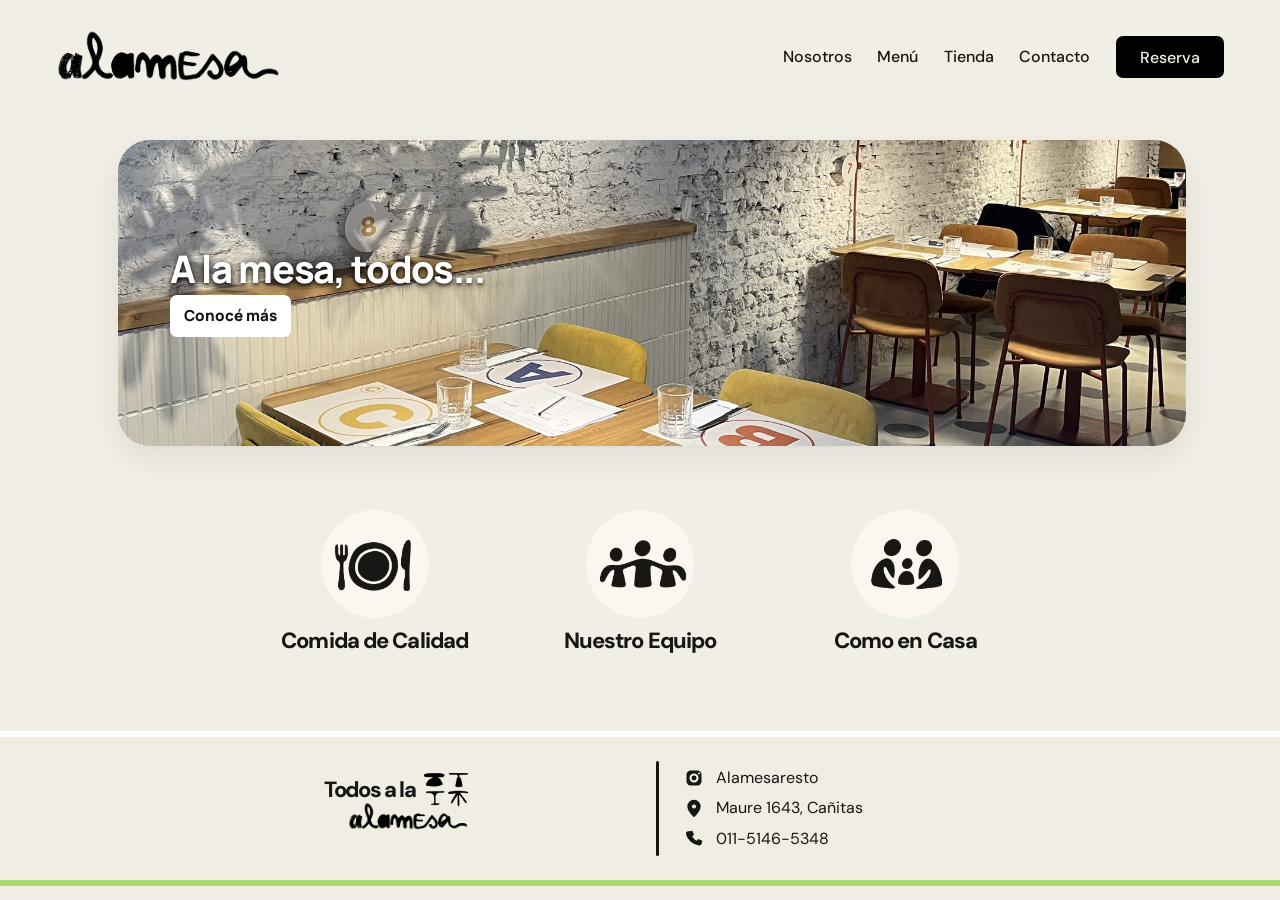
<file: index.html>
<!DOCTYPE html>
<html lang="es">
  <head>
    <meta charset="UTF-8" />
    <meta name="viewport" content="width=device-width, initial-scale=1.0" />
    <meta
      name="description"
      content="Alamesa: un restaurante con propósito. Buena comida, inclusión laboral y una mesa donde todos tienen lugar."
    />
    <title>Alamesa | A la mesa, todos</title>
    <link rel="preconnect" href="https://fonts.googleapis.com" />
    <link rel="preconnect" href="https://fonts.gstatic.com" crossorigin />
    <link
      href="https://fonts.googleapis.com/css2?family=Caveat+Brush&family=DM+Sans:wght@400;500;600;700&family=Manrope:wght@400;500;600;700;800&display=swap"
      rel="stylesheet"
    />
    <link rel="stylesheet" href="css/index.css" />
    <link rel="stylesheet" href="css/tipografia.css" />
  </head>
  <body>
    <div class="page-shell home-shell">
      <header class="topbar" id="inicio">
        <a class="brand" href="index.html" aria-label="Alamesa, volver al inicio"><img src="img/logo.png" alt="Alamesa" /></a>
        <nav class="main-navigation" id="navegacion-principal" aria-label="Navegación principal">
          <a href="html/nosotros.html">Nosotros</a>
          <a href="html/menu.html">Menú</a>
          <a class="shop-link" href="html/tienda.html">Tienda</a>
          <a href="html/contacto.html">Contacto</a>
          <a href="html/reserva.html">Reserva</a>
        </nav>
        <div class="header-actions">
          <a class="reserve-btn" href="html/reserva.html">Reserva</a>
          <button class="menu-btn" id="boton-menu" aria-label="Abrir menú" aria-expanded="false"><span></span><span></span><span></span></button>
        </div>
      </header>

      <main>
      <section class="hero-panel">
        <div class="hero-image">
          <video class="hero-tour" autoplay muted loop playsinline webkit-playsinline preload="auto" poster="img/hero-alamesa.jpg" aria-label="Recorrido animado por el salón, las mesas y la cocina de Alamesa">
            <source src="assets/video-alamesa-final.mp4" type="video/mp4" />
            Tu navegador no permite reproducir el video.
          </video>
          <div class="hero-copy">
            <h1 class="hero-title">A la mesa, todos...</h1>
            <a href="html/nosotros.html" class="ghost-link">Conocé más</a>
          </div>
        </div>
      </section>

        <section class="values-block">
          <div class="value-grid">
            <article class="value-card">
              <a class="nosotros-value-link" href="html/menu.html">
              <div class="value-icon image-icon icon-food" role="img" aria-label="Plato con cubiertos"></div>
              <h3>Comida de Calidad</h3>
              </a>
            </article>
            <article class="value-card">
              <a class="nosotros-value-link" href="html/equipo.html">
              <div class="value-icon image-icon icon-team" role="img" aria-label="Tres personas juntas"></div>
              <h3>Nuestro Equipo</h3>
              </a>
            </article>
            <article class="value-card">
              <a class="nosotros-value-link" href="html/familia.html">
              <div class="value-icon image-icon icon-home" role="img" aria-label="Familia reunida"></div>
              <h3>Como en Casa</h3>
              </a>
            </article>
          </div>
        </section>

      </main>

      <footer class="contact-strip home-footer" id="contacto">
        <div class="contact-block">
          <div class="contact-left">
            <div class="footer-heading">
              <h2>Todos a la</h2>
              <span class="footer-doodle" aria-hidden="true">
                <img src="img/footer-mesas.jpeg" alt="" />
              </span>
            </div>
            <a class="brand-footer" href="index.html" aria-label="Alamesa, volver al inicio">
              <img src="img/logo.png" alt="" />
            </a>
          </div>
          <address class="contact-right">
            <a class="mini-item" href="https://www.instagram.com/alamesaresto?rpxt=eG4wcTZoZ3p3MzRm" target="_blank" rel="noreferrer">
              <svg viewBox="0 0 24 24" aria-hidden="true"><rect x="3" y="3" width="18" height="18" rx="5"/><circle class="icon-outline" cx="12" cy="12" r="4.2"/><circle class="icon-cutout" cx="18" cy="6.5" r="1.2"/></svg>
              <span>Alamesaresto</span>
            </a>
            <a class="mini-item" href="https://maps.google.com/?q=Maure+1643,+Cañitas" target="_blank" rel="noreferrer">
              <svg viewBox="0 0 24 24" aria-hidden="true"><path d="M12 22s8-7.3 8-13a8 8 0 1 0-16 0c0 5.7 8 13 8 13Z"/><circle class="icon-cutout" cx="12" cy="9" r="2.5"/></svg>
              <span>Maure 1643, Cañitas</span>
            </a>
            <a class="mini-item" href="tel:+541151465348">
              <svg viewBox="0 0 24 24" aria-hidden="true"><path d="M6.6 2.8 10 2l2 5-2.2 2a15 15 0 0 0 5.2 5.2l2-2.2 5 2-.8 3.4a3 3 0 0 1-3.3 2.3A18 18 0 0 1 2.3 6.1a3 3 0 0 1 2.3-3.3Z"/></svg>
              <span>011-5146-5348</span>
            </a>
          </address>
        </div>
      </footer>
    </div>

    <script src="js/index.js"></script>
  </body>
</html>
</file>
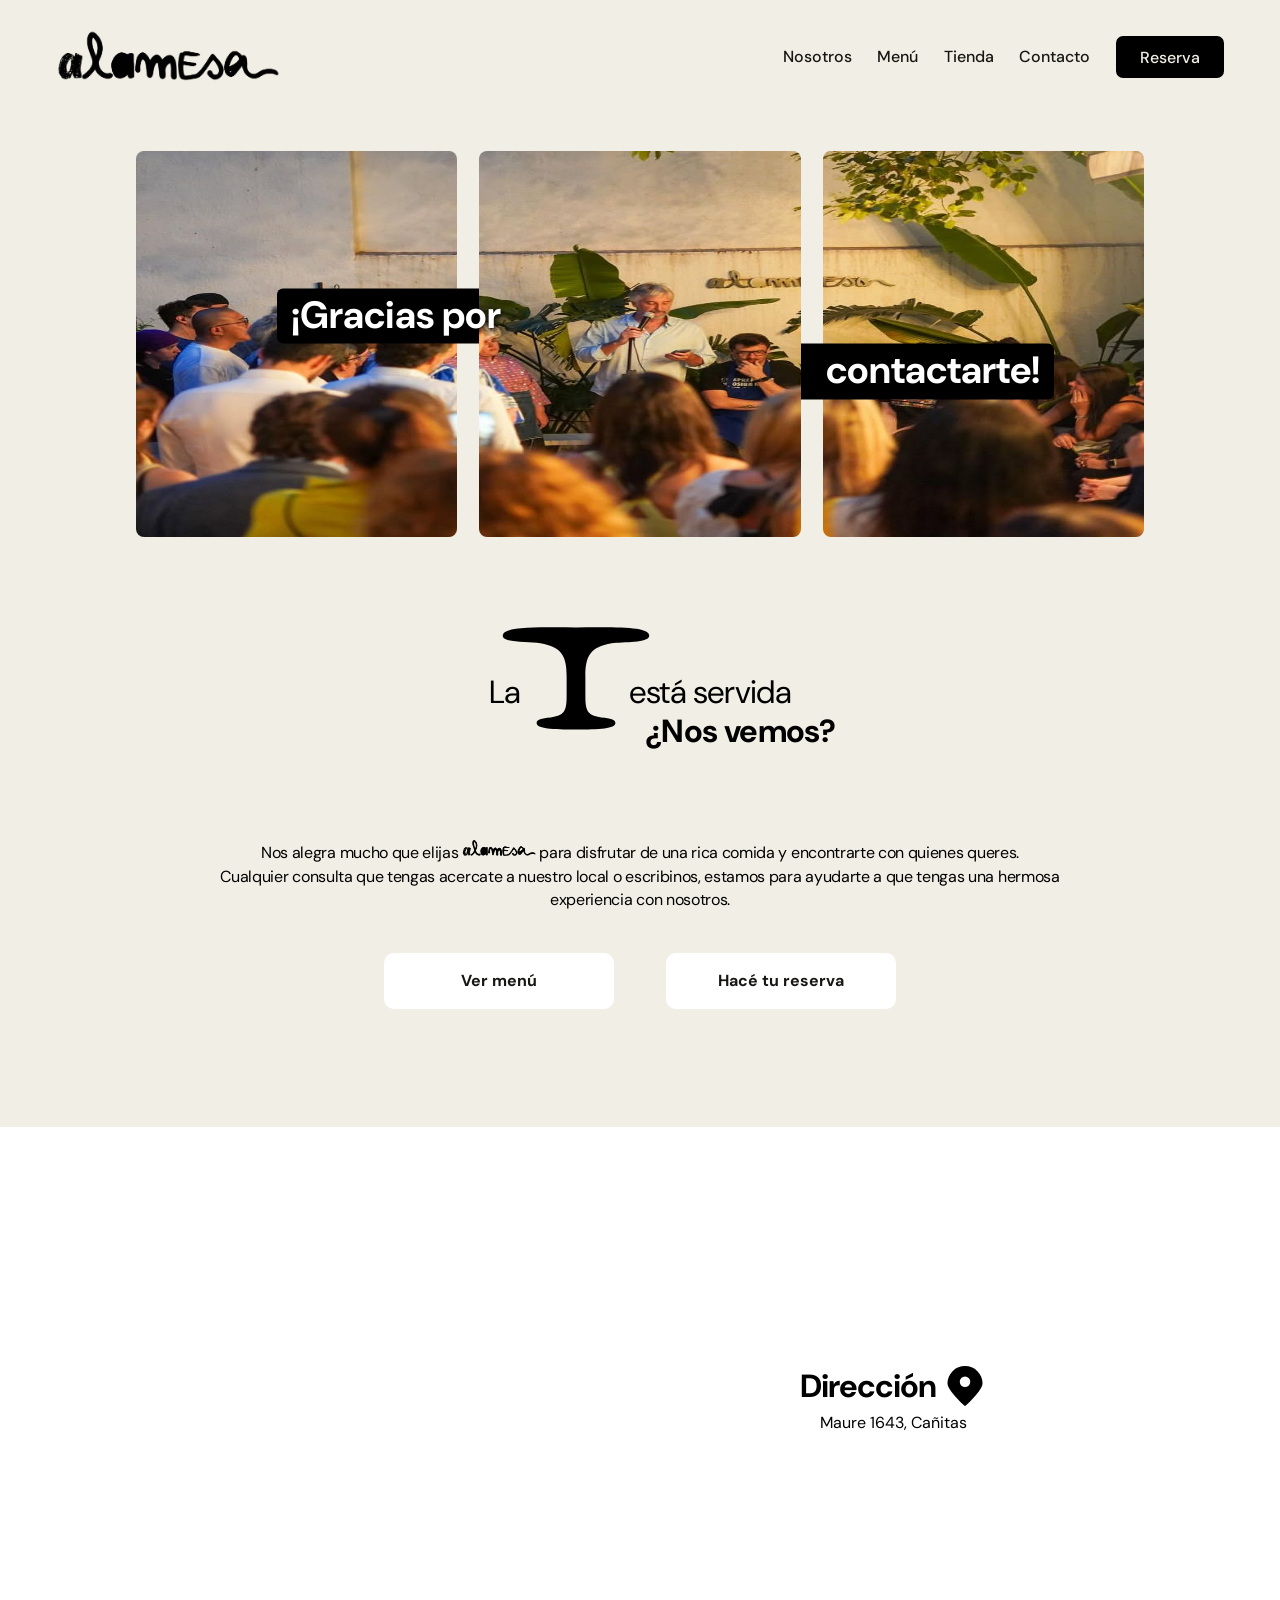
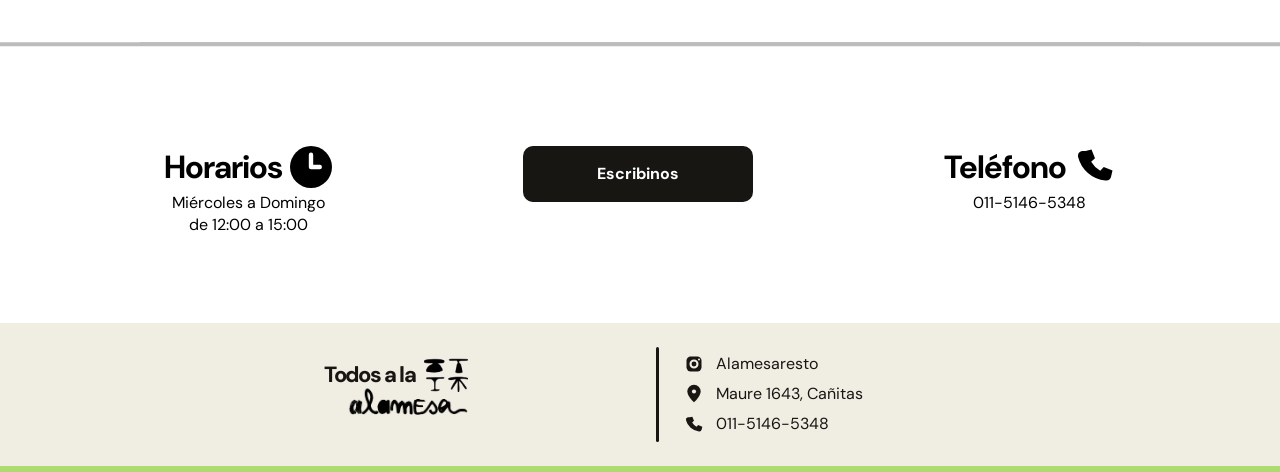
<file: html/contacto.html>
<!DOCTYPE html>
<html lang="es">
  <head>
    <meta charset="UTF-8" />
    <meta name="viewport" content="width=device-width, initial-scale=1.0" />
    <meta name="description" content="Alamesa: un restaurante con propósito. Buena comida, inclusión laboral y una mesa donde todos tienen lugar." />
    <title>Alamesa | Contacto</title>
    <link rel="preconnect" href="https://fonts.googleapis.com" />
    <link rel="preconnect" href="https://fonts.gstatic.com" crossorigin />
    <link href="https://fonts.googleapis.com/css2?family=Caveat+Brush&family=DM+Sans:wght@400;500;600;700&family=Manrope:wght@400;500;600;700;800&display=swap" rel="stylesheet" />
    <link rel="stylesheet" href="../css/index.css" />
    <link rel="stylesheet" href="../css/tipografia.css" />
  </head>
  <body>
    <div class="page-shell contact-shell">
      <header class="topbar" id="inicio">
        <a class="brand" href="../index.html" aria-label="Alamesa, volver al inicio"><img src="../img/logo.png" alt="Alamesa" /></a>
        <nav class="main-navigation" id="navegacion-principal" aria-label="Navegación principal">
          <a href="nosotros.html">Nosotros</a>
          <a href="menu.html">Menú</a>
          <a class="shop-link" href="tienda.html">Tienda</a>
          <a href="contacto.html">Contacto</a>
          <a href="reserva.html">Reserva</a>
        </nav>
        <div class="header-actions">
          <a class="reserve-btn" href="reserva.html">Reserva</a>
          <button class="menu-btn" id="boton-menu" aria-label="Abrir menú" aria-expanded="false"><span></span><span></span><span></span></button>
        </div>
      </header>
      <main class="contact-page">
        <section class="contact-hero" aria-labelledby="contact-title">
          <div class="contact-hero-photos" role="img" aria-label="Encuentro del equipo y visitantes en Alamesa">
            <div class="contact-hero-photo"></div>
            <div class="contact-hero-photo"></div>
            <div class="contact-hero-photo"></div>
          </div>
          <h1 id="contact-title"><span>¡Gracias por</span><span>contactarte!</span></h1>
        </section>
        <section class="contact-welcome" aria-labelledby="contact-welcome-title">
          <h2 class="contact-welcome-title" id="contact-welcome-title" aria-label="La mesa está servida. ¿Nos vemos?">
            <span class="contact-table-line" aria-hidden="true"><span>La</span><svg viewBox="0 0 160 110"><path d="M80 1C39 1 4 0 2 9c-2 9 28 7 40 9 23 4 28 14 28 35v22c0 16-3 20-17 22-10 1-15 2-15 6 0 6 17 7 42 7s42-1 42-7c0-4-5-5-15-6-14-2-17-6-17-22V53c0-21 5-31 28-35 12-2 42 0 40-9-2-9-37-8-78-8Z"/></svg><span>está servida</span></span>
            <strong>¿Nos vemos?</strong>
          </h2>
          <p>Nos alegra mucho que elijas <img class="inline-brand" src="../img/logo.png" alt="Alamesa" /> para disfrutar de una rica comida y encontrarte con quienes queres.<br />Cualquier consulta que tengas acercate a nuestro local o escribinos, estamos para ayudarte a que tengas una hermosa experiencia con nosotros.</p>
          <div class="contact-welcome-actions">
            <a class="contact-button" href="menu.html">Ver menú</a>
            <a class="contact-button" href="reserva.html#reserva">Hacé tu reserva</a>
          </div>
        </section>
        <section class="contact-location" aria-label="Dónde encontrarnos y cómo contactarnos">
          <div class="contact-location-top">
            <iframe class="contact-map" title="Ubicación de Alamesa en Maure 1643, Cañitas" src="https://maps.google.com/maps?q=Alamesa%20Maure%201643%20Buenos%20Aires&amp;output=embed" loading="lazy" referrerpolicy="no-referrer-when-downgrade" allowfullscreen></iframe>
            <div class="contact-location-address">
              <h2>Dirección <svg viewBox="0 0 24 24" aria-hidden="true"><path d="M12 23S2 14 2 10a10 10 0 0 1 20 0c0 4-10 13-10 13Z"/><circle cx="12" cy="9" r="3" fill="white"/></svg></h2>
              <a href="https://maps.google.com/?q=Maure+1643,+Buenos+Aires" target="_blank" rel="noreferrer">Maure 1643, Cañitas</a>
            </div>
          </div>
          <div class="contact-location-bottom">
            <div>
              <h2>Horarios <svg viewBox="0 0 24 24" aria-hidden="true"><circle cx="12" cy="12" r="12"/><path d="M12 5v7h5" fill="none" stroke="white" stroke-width="2.5" stroke-linecap="round" stroke-linejoin="round"/></svg></h2>
              <p>Miércoles a Domingo<br />de 12:00 a 15:00</p>
            </div>
            <a class="contact-button contact-write" href="https://wa.me/541151465348" target="_blank" rel="noreferrer">Escribinos</a>
            <div>
              <h2>Teléfono <svg viewBox="0 0 24 24" aria-hidden="true"><path d="M6.6 2.8 10 2l2 5-2.2 2a15 15 0 0 0 5.2 5.2l2-2.2 5 2-.8 3.4a3 3 0 0 1-3.3 2.3A18 18 0 0 1 2.3 6.1a3 3 0 0 1 2.3-3.3Z"/></svg></h2>
              <a href="tel:+541151465348">011-5146-5348</a>
            </div>
          </div>
        </section>
      </main>
      <footer class="contact-strip home-footer" id="contacto">
        <div class="contact-block">
          <div class="contact-left">
            <div class="footer-heading">
              <h2>Todos a la</h2>
              <span class="footer-doodle" aria-hidden="true">
                <img src="../img/footer-mesas.jpeg" alt="" />
              </span>
            </div>
            <a class="brand-footer" href="../index.html" aria-label="Alamesa, volver al inicio">
              <img src="../img/logo.png" alt="" />
            </a>
          </div>
          <address class="contact-right">
            <a class="mini-item" href="https://www.instagram.com/alamesaresto?rpxt=eG4wcTZoZ3p3MzRm" target="_blank" rel="noreferrer">
              <svg viewBox="0 0 24 24" aria-hidden="true"><rect x="3" y="3" width="18" height="18" rx="5"/><circle class="icon-outline" cx="12" cy="12" r="4.2"/><circle class="icon-cutout" cx="18" cy="6.5" r="1.2"/></svg>
              <span>Alamesaresto</span>
            </a>
            <a class="mini-item" href="https://maps.google.com/?q=Maure+1643,+Cañitas" target="_blank" rel="noreferrer">
              <svg viewBox="0 0 24 24" aria-hidden="true"><path d="M12 22s8-7.3 8-13a8 8 0 1 0-16 0c0 5.7 8 13 8 13Z"/><circle class="icon-cutout" cx="12" cy="9" r="2.5"/></svg>
              <span>Maure 1643, Cañitas</span>
            </a>
            <a class="mini-item" href="tel:+541151465348">
              <svg viewBox="0 0 24 24" aria-hidden="true"><path d="M6.6 2.8 10 2l2 5-2.2 2a15 15 0 0 0 5.2 5.2l2-2.2 5 2-.8 3.4a3 3 0 0 1-3.3 2.3A18 18 0 0 1 2.3 6.1a3 3 0 0 1 2.3-3.3Z"/></svg>
              <span>011-5146-5348</span>
            </a>
          </address>
        </div>
      </footer>
    </div>
    <script src="../js/index.js"></script>
  </body>
</html>
</file>
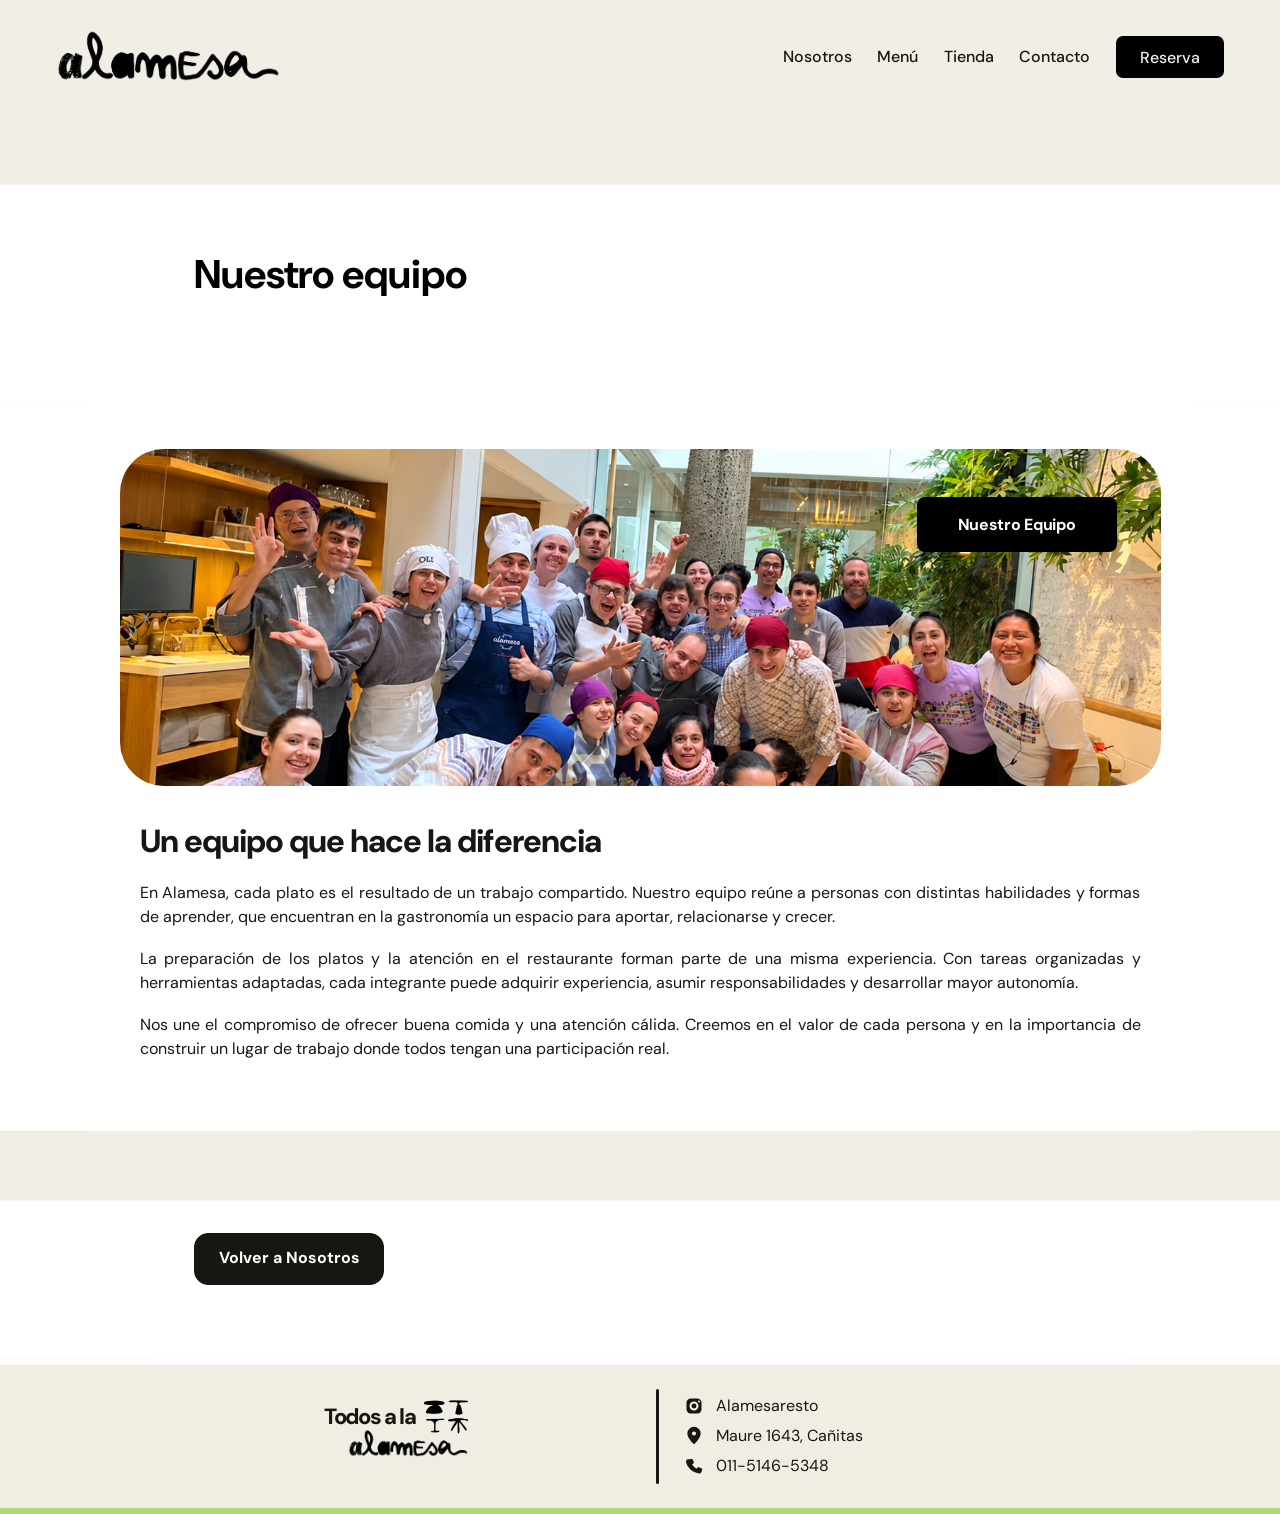
<file: html/equipo.html>
<!DOCTYPE html>
<html lang="es">
  <head>
    <meta charset="UTF-8" />
    <meta name="viewport" content="width=device-width, initial-scale=1.0" />
    <meta name="description" content="Alamesa: un restaurante con propósito. Buena comida, inclusión laboral y una mesa donde todos tienen lugar." />
    <title>Alamesa | Nuestro equipo</title>
    <link rel="preconnect" href="https://fonts.googleapis.com" />
    <link rel="preconnect" href="https://fonts.gstatic.com" crossorigin />
    <link href="https://fonts.googleapis.com/css2?family=Caveat+Brush&family=DM+Sans:wght@400;500;600;700&family=Manrope:wght@400;500;600;700;800&display=swap" rel="stylesheet" />
    <link rel="stylesheet" href="../css/index.css" />
    <link rel="stylesheet" href="../css/tipografia.css" />
  </head>
  <body>
    <div class="page-shell nosotros-shell">
      <header class="topbar" id="inicio">
        <a class="brand" href="../index.html" aria-label="Alamesa, volver al inicio"><img src="../img/logo.png" alt="Alamesa" /></a>
        <nav class="main-navigation" id="navegacion-principal" aria-label="Navegación principal">
          <a href="nosotros.html">Nosotros</a>
          <a href="menu.html">Menú</a>
          <a class="shop-link" href="tienda.html">Tienda</a>
          <a href="contacto.html">Contacto</a>
          <a href="reserva.html">Reserva</a>
        </nav>
        <div class="header-actions">
          <a class="reserve-btn" href="reserva.html">Reserva</a>
          <button class="menu-btn" id="boton-menu" aria-label="Abrir menú" aria-expanded="false"><span></span><span></span><span></span></button>
        </div>
      </header>
      <main class="nosotros-page">
<section class="nosotros-who"><h1>Nuestro equipo</h1></section>
<section class="nosotros-team" id="nuestro-equipo" aria-label="Nuestro equipo">
          <div class="nosotros-team-photo team-gallery" role="region" aria-roledescription="carrusel" aria-label="Fotos de nuestro equipo">
            <img class="team-slide is-current" src="../img/nosotros-nuestro-equipo.png" alt="El equipo de Alamesa reunido en el restaurante" />
            <div class="team-slide team-slide-pair" aria-hidden="true">
              <img src="../img/chef-takehiro-ohno.jpg" alt="El chef Takehiro Ohno" style="object-position: center 30%" />
              <img src="../img/nuestra-propuesta.jpg" alt="Dos integrantes del equipo celebrando juntos" style="object-position: center 42%" />
            </div>
            <div class="team-slide team-slide-pair" aria-hidden="true">
              <img src="../img/equipo-cocina.jpg" alt="Un integrante del equipo preparando ingredientes en la cocina" style="object-position: center 35%" />
              <img src="../img/equipo-mesa.jpg" alt="El equipo compartiendo un encuentro alrededor de una mesa" style="object-position: center 40%" />
            </div>
            <div class="team-slide team-slide-pair team-slide-trio" aria-hidden="true">
              <img src="../img/equipo-chefs.jpg" alt="Dos chefs del equipo de Alamesa en el restaurante" style="object-position: center 42%" />
              <img src="../img/equipo-preparacion.jpg" alt="Un chef junto a los ingredientes y platos de la cocina" style="object-position: 65% center" />
              <img src="../img/equipo-grupo-cocina.jpg" alt="El equipo de Alamesa reunido y sonriendo en la cocina" />
            </div>
            <button id="nosotros-team-title" class="team-info-toggle" type="button" aria-expanded="true" aria-controls="team-info">Nuestro Equipo</button>
          </div>
          <div class="team-info" id="team-info">
            <h2>Un equipo que hace la diferencia</h2>
            <p>En Alamesa, cada plato es el resultado de un trabajo compartido. Nuestro equipo reúne a personas con distintas habilidades y formas de aprender, que encuentran en la gastronomía un espacio para aportar, relacionarse y crecer.</p>
            <p>La preparación de los platos y la atención en el restaurante forman parte de una misma experiencia. Con tareas organizadas y herramientas adaptadas, cada integrante puede adquirir experiencia, asumir responsabilidades y desarrollar mayor autonomía.</p>
            <p>Nos une el compromiso de ofrecer buena comida y una atención cálida. Creemos en el valor de cada persona y en la importancia de construir un lugar de trabajo donde todos tengan una participación real.</p>
            
          </div>
        </section>
<section class="nosotros-who"><a class="btn btn-dark" href="nosotros.html">Volver a Nosotros</a></section>
</main>
      <footer class="contact-strip home-footer" id="contacto">
        <div class="contact-block">
          <div class="contact-left">
            <div class="footer-heading">
              <h2>Todos a la</h2>
              <span class="footer-doodle" aria-hidden="true">
                <img src="../img/footer-mesas.jpeg" alt="" />
              </span>
            </div>
            <a class="brand-footer" href="../index.html" aria-label="Alamesa, volver al inicio">
              <img src="../img/logo.png" alt="" />
            </a>
          </div>
          <address class="contact-right">
            <a class="mini-item" href="https://www.instagram.com/alamesaresto?rpxt=eG4wcTZoZ3p3MzRm" target="_blank" rel="noreferrer">
              <svg viewBox="0 0 24 24" aria-hidden="true"><rect x="3" y="3" width="18" height="18" rx="5"/><circle class="icon-outline" cx="12" cy="12" r="4.2"/><circle class="icon-cutout" cx="18" cy="6.5" r="1.2"/></svg>
              <span>Alamesaresto</span>
            </a>
            <a class="mini-item" href="https://maps.google.com/?q=Maure+1643,+Cañitas" target="_blank" rel="noreferrer">
              <svg viewBox="0 0 24 24" aria-hidden="true"><path d="M12 22s8-7.3 8-13a8 8 0 1 0-16 0c0 5.7 8 13 8 13Z"/><circle class="icon-cutout" cx="12" cy="9" r="2.5"/></svg>
              <span>Maure 1643, Cañitas</span>
            </a>
            <a class="mini-item" href="tel:+541151465348">
              <svg viewBox="0 0 24 24" aria-hidden="true"><path d="M6.6 2.8 10 2l2 5-2.2 2a15 15 0 0 0 5.2 5.2l2-2.2 5 2-.8 3.4a3 3 0 0 1-3.3 2.3A18 18 0 0 1 2.3 6.1a3 3 0 0 1 2.3-3.3Z"/></svg>
              <span>011-5146-5348</span>
            </a>
          </address>
        </div>
      </footer>
    </div>
    <script src="../js/index.js"></script>
  </body>
</html>
</file>
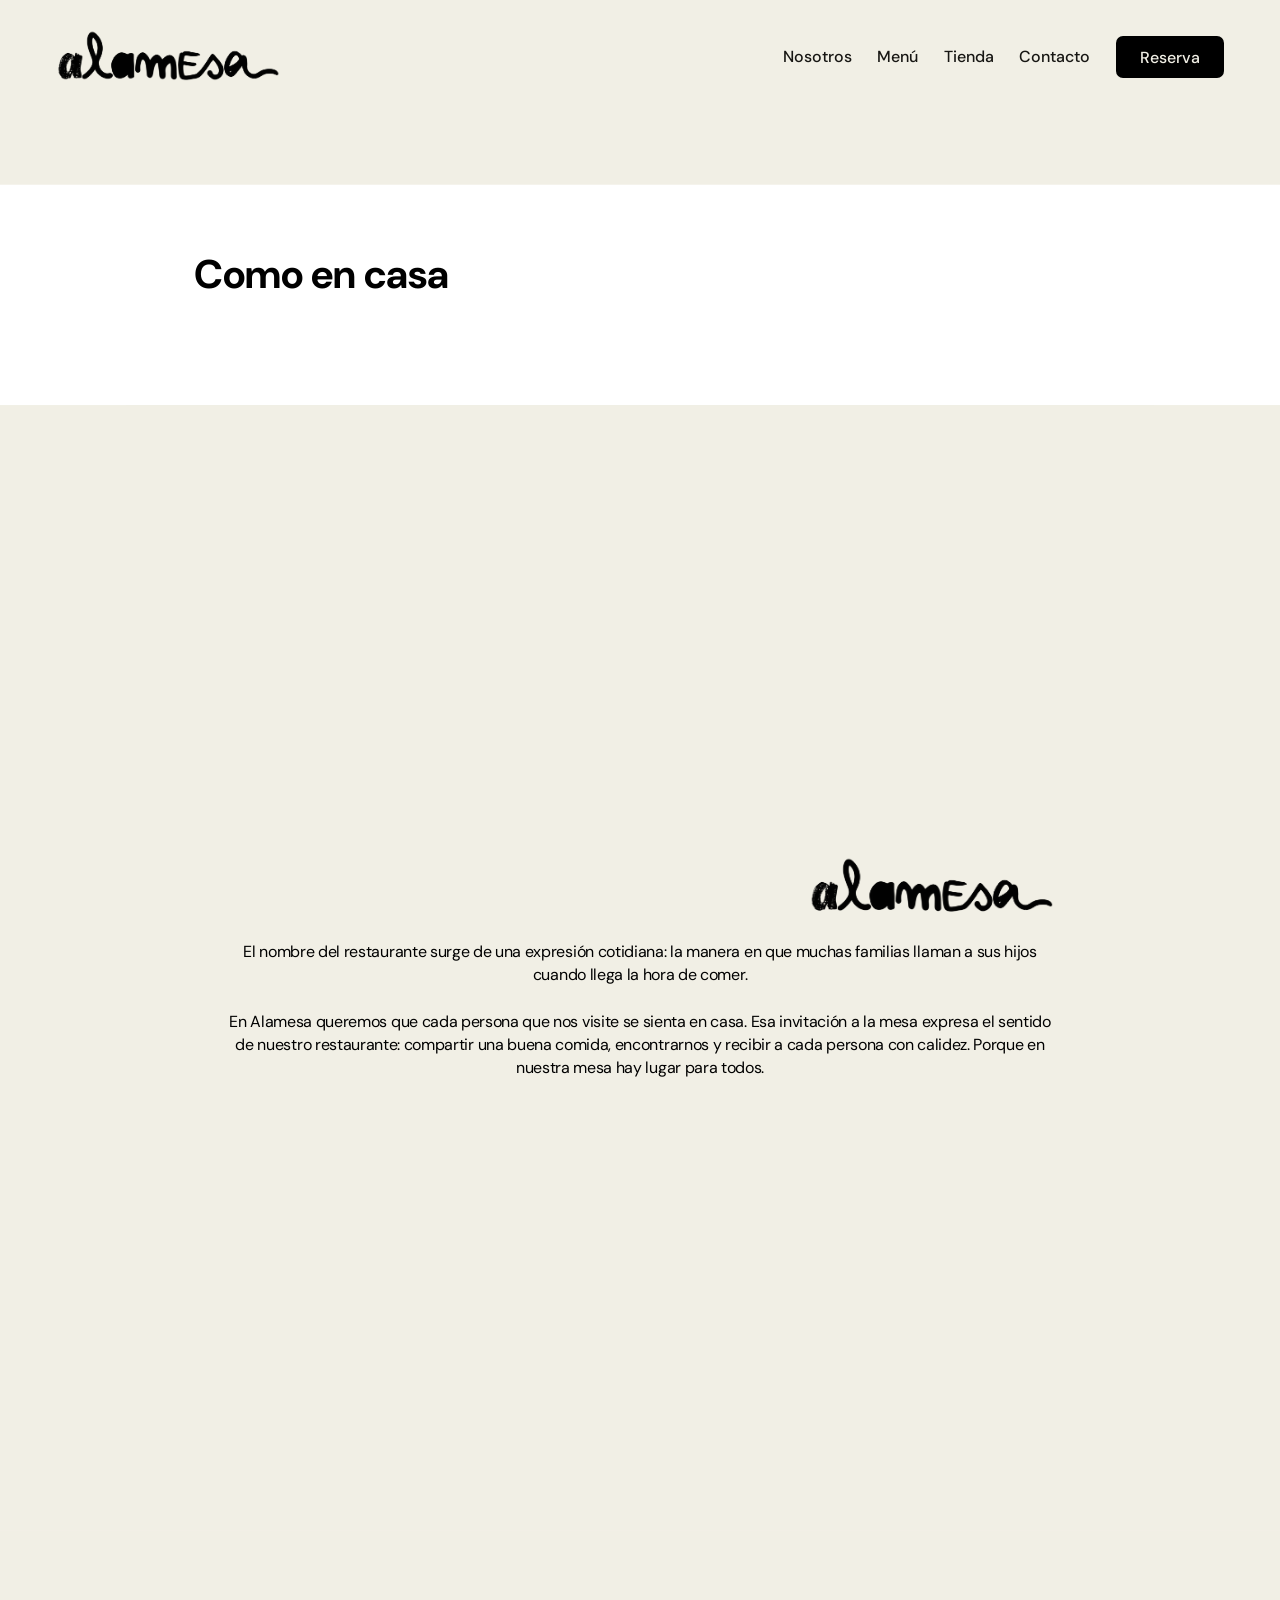
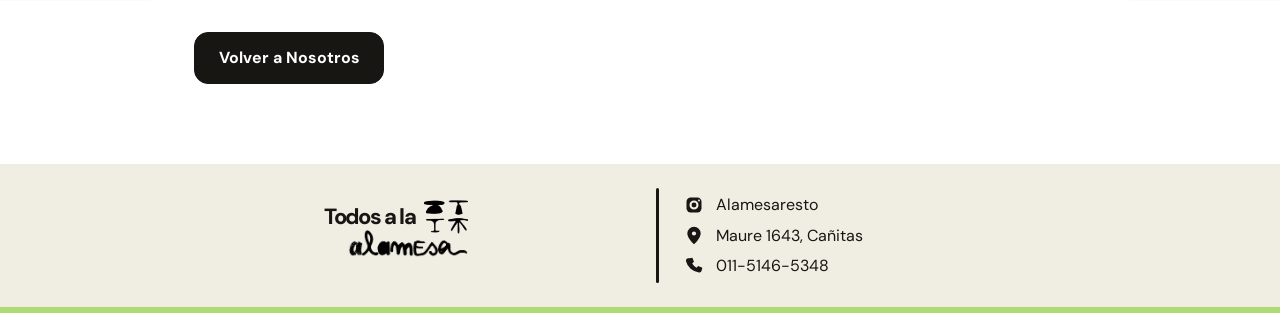
<file: html/familia.html>
<!DOCTYPE html>
<html lang="es">
  <head>
    <meta charset="UTF-8" />
    <meta name="viewport" content="width=device-width, initial-scale=1.0" />
    <meta name="description" content="Alamesa: un restaurante con propósito. Buena comida, inclusión laboral y una mesa donde todos tienen lugar." />
    <title>Alamesa | Como en casa</title>
    <link rel="preconnect" href="https://fonts.googleapis.com" />
    <link rel="preconnect" href="https://fonts.gstatic.com" crossorigin />
    <link href="https://fonts.googleapis.com/css2?family=Caveat+Brush&family=DM+Sans:wght@400;500;600;700&family=Manrope:wght@400;500;600;700;800&display=swap" rel="stylesheet" />
    <link rel="stylesheet" href="../css/index.css" />
    <link rel="stylesheet" href="../css/tipografia.css" />
  </head>
  <body>
    <div class="page-shell nosotros-shell">
      <header class="topbar" id="inicio">
        <a class="brand" href="../index.html" aria-label="Alamesa, volver al inicio"><img src="../img/logo.png" alt="Alamesa" /></a>
        <nav class="main-navigation" id="navegacion-principal" aria-label="Navegación principal">
          <a href="nosotros.html">Nosotros</a>
          <a href="menu.html">Menú</a>
          <a class="shop-link" href="tienda.html">Tienda</a>
          <a href="contacto.html">Contacto</a>
          <a href="reserva.html">Reserva</a>
        </nav>
        <div class="header-actions">
          <a class="reserve-btn" href="reserva.html">Reserva</a>
          <button class="menu-btn" id="boton-menu" aria-label="Abrir menú" aria-expanded="false"><span></span><span></span><span></span></button>
        </div>
      </header>
      <main class="nosotros-page">
<section class="nosotros-who"><h1>Como en casa</h1></section>
<section class="nosotros-name is-expanded" id="sentirse-en-casa" aria-label="El origen del nombre Alamesa: sentirse en casa">
          <img src="../img/logo.png" alt="Alamesa" />
          <p>El nombre del restaurante surge de una expresión cotidiana: la manera en que muchas familias llaman a sus hijos cuando llega la hora de comer.</p>
          <p id="familia-details">En Alamesa queremos que cada persona que nos visite se sienta en casa. Esa invitación a la mesa expresa el sentido de nuestro restaurante: compartir una buena comida, encontrarnos y recibir a cada persona con calidez. Porque en nuestra mesa hay lugar para todos.</p>
        </section>
<section class="nosotros-who"><a class="btn btn-dark" href="nosotros.html">Volver a Nosotros</a></section>
</main>
      <footer class="contact-strip home-footer" id="contacto">
        <div class="contact-block">
          <div class="contact-left">
            <div class="footer-heading">
              <h2>Todos a la</h2>
              <span class="footer-doodle" aria-hidden="true">
                <img src="../img/footer-mesas.jpeg" alt="" />
              </span>
            </div>
            <a class="brand-footer" href="../index.html" aria-label="Alamesa, volver al inicio">
              <img src="../img/logo.png" alt="" />
            </a>
          </div>
          <address class="contact-right">
            <a class="mini-item" href="https://www.instagram.com/alamesaresto?rpxt=eG4wcTZoZ3p3MzRm" target="_blank" rel="noreferrer">
              <svg viewBox="0 0 24 24" aria-hidden="true"><rect x="3" y="3" width="18" height="18" rx="5"/><circle class="icon-outline" cx="12" cy="12" r="4.2"/><circle class="icon-cutout" cx="18" cy="6.5" r="1.2"/></svg>
              <span>Alamesaresto</span>
            </a>
            <a class="mini-item" href="https://maps.google.com/?q=Maure+1643,+Cañitas" target="_blank" rel="noreferrer">
              <svg viewBox="0 0 24 24" aria-hidden="true"><path d="M12 22s8-7.3 8-13a8 8 0 1 0-16 0c0 5.7 8 13 8 13Z"/><circle class="icon-cutout" cx="12" cy="9" r="2.5"/></svg>
              <span>Maure 1643, Cañitas</span>
            </a>
            <a class="mini-item" href="tel:+541151465348">
              <svg viewBox="0 0 24 24" aria-hidden="true"><path d="M6.6 2.8 10 2l2 5-2.2 2a15 15 0 0 0 5.2 5.2l2-2.2 5 2-.8 3.4a3 3 0 0 1-3.3 2.3A18 18 0 0 1 2.3 6.1a3 3 0 0 1 2.3-3.3Z"/></svg>
              <span>011-5146-5348</span>
            </a>
          </address>
        </div>
      </footer>
    </div>
    <script src="../js/index.js"></script>
  </body>
</html>
</file>
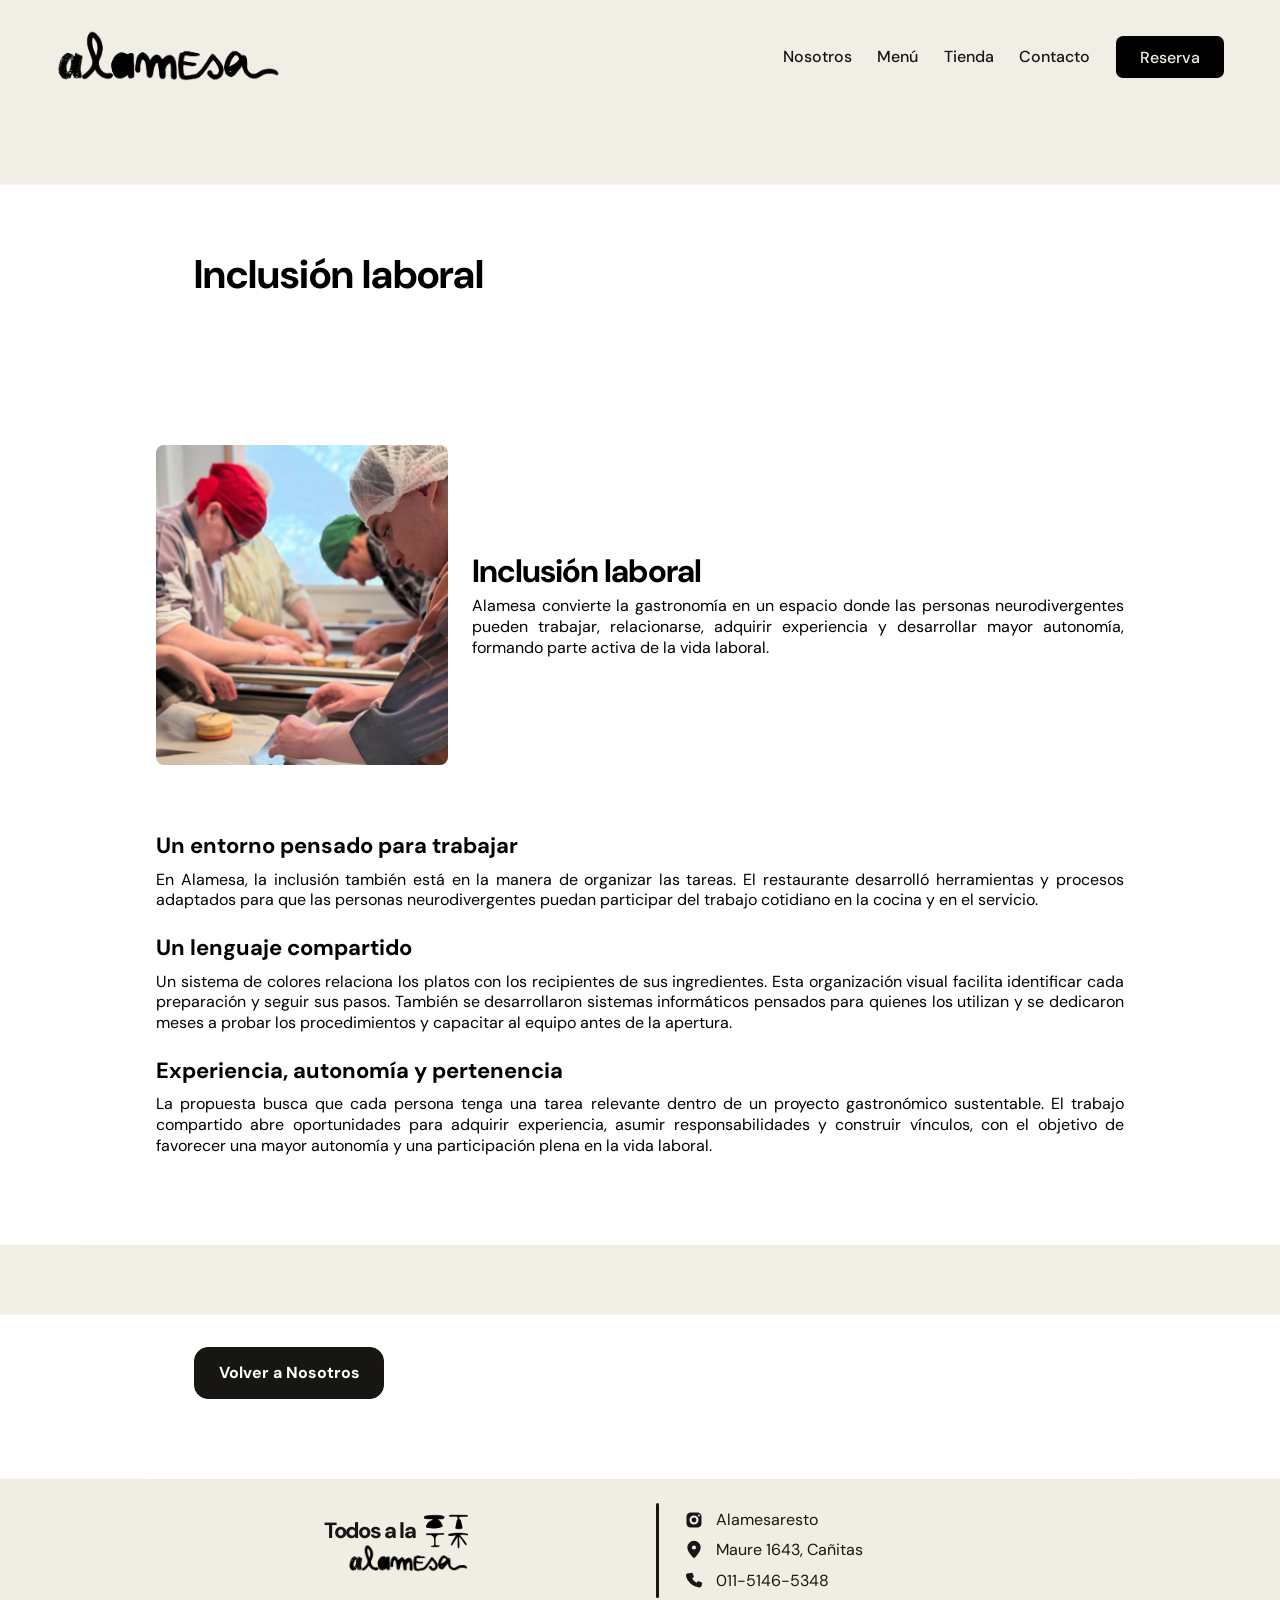
<file: html/inclusion.html>
<!DOCTYPE html>
<html lang="es">
  <head>
    <meta charset="UTF-8" />
    <meta name="viewport" content="width=device-width, initial-scale=1.0" />
    <meta name="description" content="Alamesa: un restaurante con propósito. Buena comida, inclusión laboral y una mesa donde todos tienen lugar." />
    <title>Alamesa | Inclusión laboral</title>
    <link rel="preconnect" href="https://fonts.googleapis.com" />
    <link rel="preconnect" href="https://fonts.gstatic.com" crossorigin />
    <link href="https://fonts.googleapis.com/css2?family=Caveat+Brush&family=DM+Sans:wght@400;500;600;700&family=Manrope:wght@400;500;600;700;800&display=swap" rel="stylesheet" />
    <link rel="stylesheet" href="../css/index.css" />
    <link rel="stylesheet" href="../css/tipografia.css" />
  </head>
  <body>
    <div class="page-shell nosotros-shell">
      <header class="topbar" id="inicio">
        <a class="brand" href="../index.html" aria-label="Alamesa, volver al inicio"><img src="../img/logo.png" alt="Alamesa" /></a>
        <nav class="main-navigation" id="navegacion-principal" aria-label="Navegación principal">
          <a href="nosotros.html">Nosotros</a>
          <a href="menu.html">Menú</a>
          <a class="shop-link" href="tienda.html">Tienda</a>
          <a href="contacto.html">Contacto</a>
          <a href="reserva.html">Reserva</a>
        </nav>
        <div class="header-actions">
          <a class="reserve-btn" href="reserva.html">Reserva</a>
          <button class="menu-btn" id="boton-menu" aria-label="Abrir menú" aria-expanded="false"><span></span><span></span><span></span></button>
        </div>
      </header>
      <main class="nosotros-page">
<section class="nosotros-who"><h1>Inclusión laboral</h1></section>
<section class="nosotros-inclusion" id="inclusion-laboral" aria-labelledby="nosotros-inclusion-title">
          <img src="../img/nosotros-inclusion.jpg" alt="Integrantes del equipo de Alamesa trabajando juntos en la cocina" />
          <div class="nosotros-inclusion-copy">
            <h2 id="nosotros-inclusion-title">Inclusión laboral</h2>
            <p>Alamesa convierte la gastronomía en un espacio donde las personas neurodivergentes pueden trabajar, relacionarse, adquirir experiencia y desarrollar mayor autonomía, formando parte activa de la vida laboral.</p>
            
          </div>
          <div class="inclusion-details" id="inclusion-details">
            <h3>Un entorno pensado para trabajar</h3>
            <p>En Alamesa, la inclusión también está en la manera de organizar las tareas. El restaurante desarrolló herramientas y procesos adaptados para que las personas neurodivergentes puedan participar del trabajo cotidiano en la cocina y en el servicio.</p>
            <h3>Un lenguaje compartido</h3>
            <p>Un sistema de colores relaciona los platos con los recipientes de sus ingredientes. Esta organización visual facilita identificar cada preparación y seguir sus pasos. También se desarrollaron sistemas informáticos pensados para quienes los utilizan y se dedicaron meses a probar los procedimientos y capacitar al equipo antes de la apertura.</p>
            <h3>Experiencia, autonomía y pertenencia</h3>
            <p>La propuesta busca que cada persona tenga una tarea relevante dentro de un proyecto gastronómico sustentable. El trabajo compartido abre oportunidades para adquirir experiencia, asumir responsabilidades y construir vínculos, con el objetivo de favorecer una mayor autonomía y una participación plena en la vida laboral.</p>
          </div>
        </section>
<section class="nosotros-who"><a class="btn btn-dark" href="nosotros.html">Volver a Nosotros</a></section>
</main>
      <footer class="contact-strip home-footer" id="contacto">
        <div class="contact-block">
          <div class="contact-left">
            <div class="footer-heading">
              <h2>Todos a la</h2>
              <span class="footer-doodle" aria-hidden="true">
                <img src="../img/footer-mesas.jpeg" alt="" />
              </span>
            </div>
            <a class="brand-footer" href="../index.html" aria-label="Alamesa, volver al inicio">
              <img src="../img/logo.png" alt="" />
            </a>
          </div>
          <address class="contact-right">
            <a class="mini-item" href="https://www.instagram.com/alamesaresto?rpxt=eG4wcTZoZ3p3MzRm" target="_blank" rel="noreferrer">
              <svg viewBox="0 0 24 24" aria-hidden="true"><rect x="3" y="3" width="18" height="18" rx="5"/><circle class="icon-outline" cx="12" cy="12" r="4.2"/><circle class="icon-cutout" cx="18" cy="6.5" r="1.2"/></svg>
              <span>Alamesaresto</span>
            </a>
            <a class="mini-item" href="https://maps.google.com/?q=Maure+1643,+Cañitas" target="_blank" rel="noreferrer">
              <svg viewBox="0 0 24 24" aria-hidden="true"><path d="M12 22s8-7.3 8-13a8 8 0 1 0-16 0c0 5.7 8 13 8 13Z"/><circle class="icon-cutout" cx="12" cy="9" r="2.5"/></svg>
              <span>Maure 1643, Cañitas</span>
            </a>
            <a class="mini-item" href="tel:+541151465348">
              <svg viewBox="0 0 24 24" aria-hidden="true"><path d="M6.6 2.8 10 2l2 5-2.2 2a15 15 0 0 0 5.2 5.2l2-2.2 5 2-.8 3.4a3 3 0 0 1-3.3 2.3A18 18 0 0 1 2.3 6.1a3 3 0 0 1 2.3-3.3Z"/></svg>
              <span>011-5146-5348</span>
            </a>
          </address>
        </div>
      </footer>
    </div>
    <script src="../js/index.js"></script>
  </body>
</html>
</file>
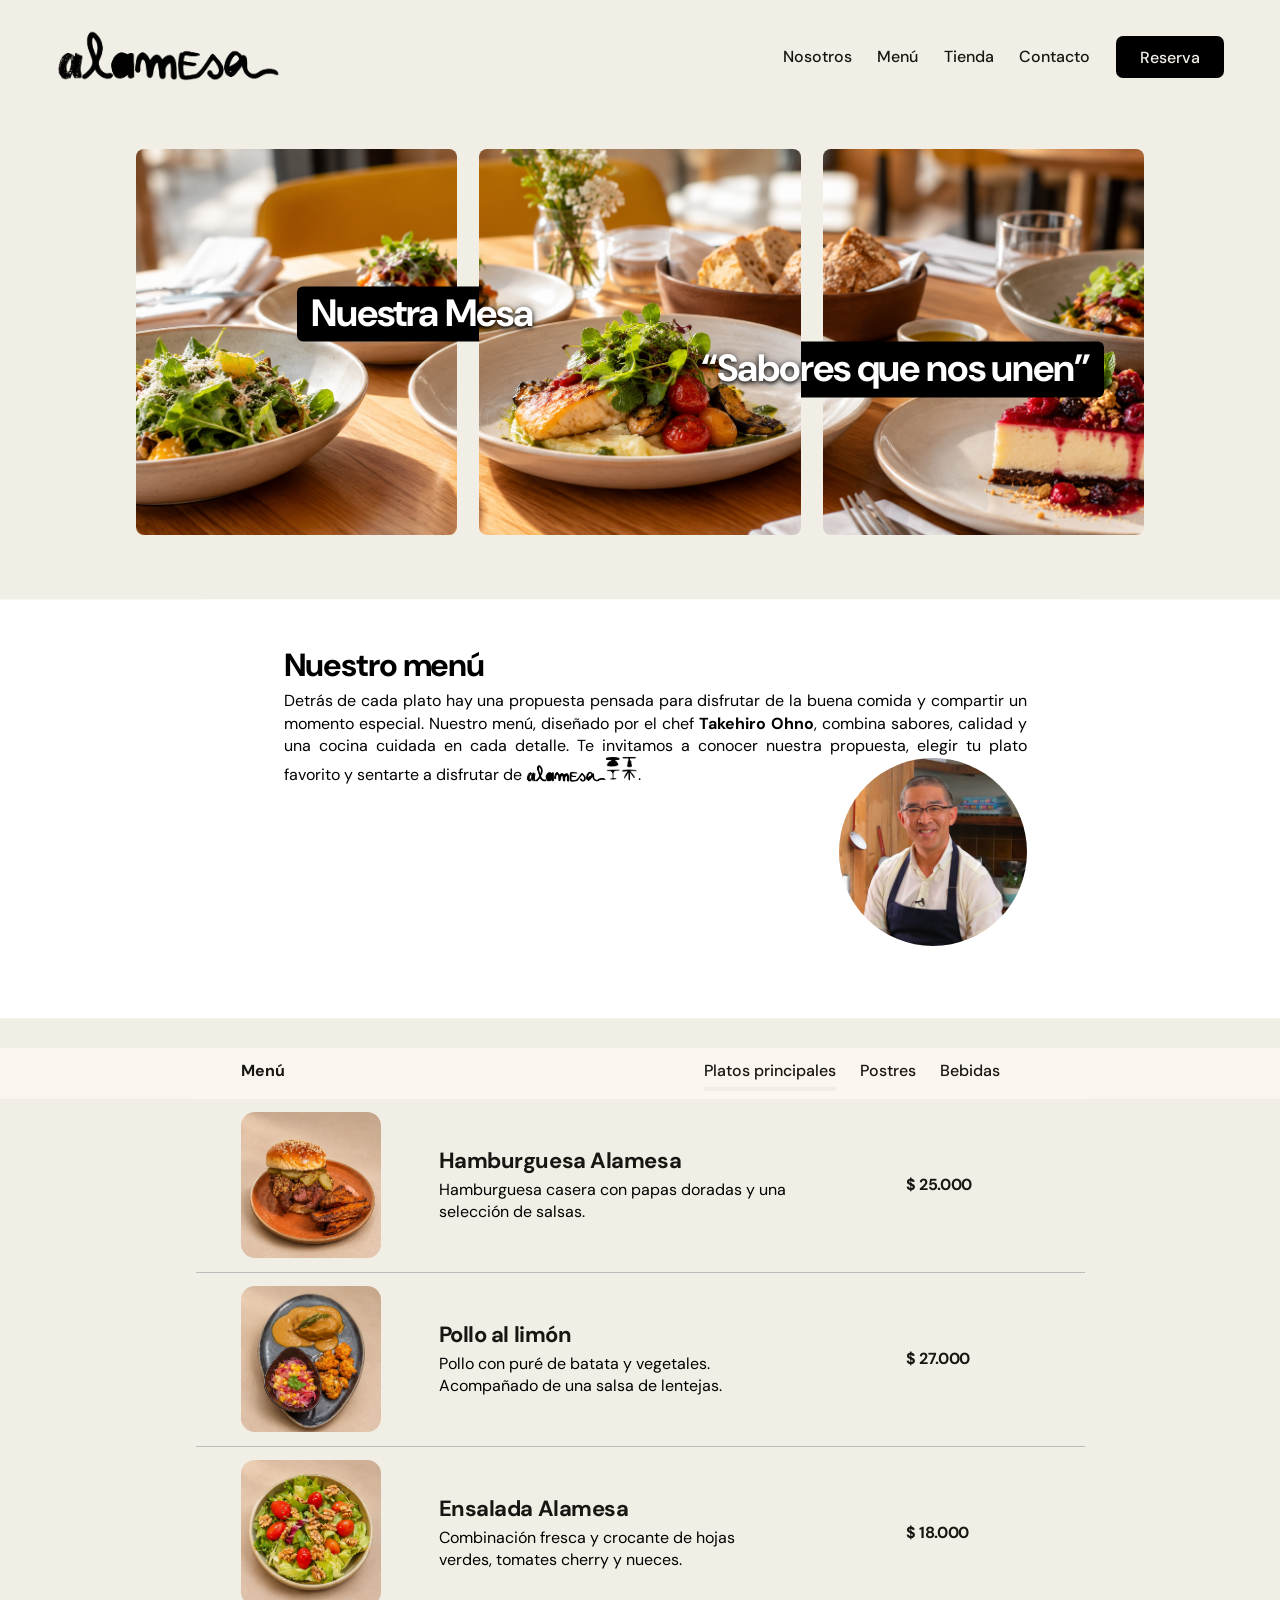
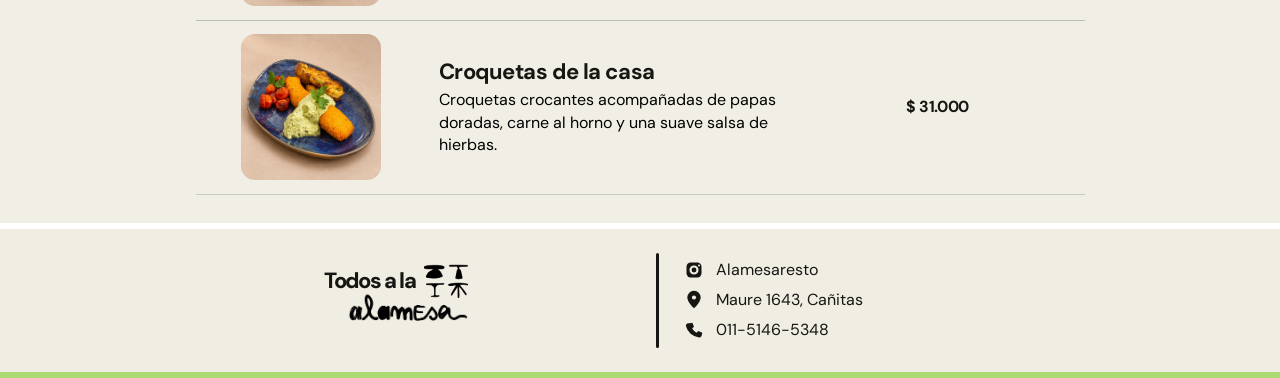
<file: html/menu.html>
<!DOCTYPE html>
<html lang="es">
  <head>
    <meta charset="UTF-8" />
    <meta name="viewport" content="width=device-width, initial-scale=1.0" />
    <meta name="description" content="Alamesa: un restaurante con propósito. Buena comida, inclusión laboral y una mesa donde todos tienen lugar." />
    <title>Alamesa | Nuestro menú</title>
    <link rel="preconnect" href="https://fonts.googleapis.com" />
    <link rel="preconnect" href="https://fonts.gstatic.com" crossorigin />
    <link href="https://fonts.googleapis.com/css2?family=Caveat+Brush&family=DM+Sans:wght@400;500;600;700&family=Manrope:wght@400;500;600;700;800&display=swap" rel="stylesheet" />
    <link rel="stylesheet" href="../css/index.css" />
    <link rel="stylesheet" href="../css/tipografia.css" />
  </head>
  <body>
    <div class="page-shell menu-shell">
      <header class="topbar" id="inicio">
        <a class="brand" href="../index.html" aria-label="Alamesa, volver al inicio"><img src="../img/logo.png" alt="Alamesa" /></a>
        <nav class="main-navigation" id="navegacion-principal" aria-label="Navegación principal">
          <a href="nosotros.html">Nosotros</a>
          <a href="menu.html">Menú</a>
          <a class="shop-link" href="tienda.html">Tienda</a>
          <a href="contacto.html">Contacto</a>
          <a href="reserva.html">Reserva</a>
        </nav>
        <div class="header-actions">
          <a class="reserve-btn" href="reserva.html">Reserva</a>
          <button class="menu-btn" id="boton-menu" aria-label="Abrir menú" aria-expanded="false"><span></span><span></span><span></span></button>
        </div>
      </header>
      <main>
        <section class="menu-hero" aria-labelledby="menu-hero-title">
          <div class="menu-hero-photos" role="img" aria-label="Mesa con platos de pescado, vegetales, ensalada, pan y postre">
            <div class="menu-hero-photo"></div>
            <div class="menu-hero-photo"></div>
            <div class="menu-hero-photo"></div>
          </div>
          <h1 id="menu-hero-title"><span>Nuestra Mesa</span><span>“Sabores que nos unen”</span></h1>
        </section>
        <section class="menu-block" id="menu">
          <div class="menu-intro">
            <h2>Nuestro menú</h2>
            <div class="chef-portrait">
              <img src="../img/chef-takehiro-ohno.jpg" alt="Chef Takehiro Ohno" width="188" height="188" />
            </div>
            <p>Detrás de cada plato hay una propuesta pensada para disfrutar de la buena comida y compartir un momento especial. Nuestro menú, diseñado por el chef <strong>Takehiro Ohno</strong>, combina sabores, calidad y una cocina cuidada en cada detalle. Te invitamos a conocer nuestra propuesta, elegir tu plato favorito y sentarte a disfrutar <span class="menu-intro-signature">de <img class="inline-brand" src="../img/logo.png" alt="Alamesa" /><span class="menu-intro-tables" aria-hidden="true"></span>.</span></p>
          </div>



          <div class="menu-tabs" id="menu-comidas" role="tablist" aria-label="Categorías del menú">
            <button class="tab menu-all" type="button" data-categoria="todos">Menú</button>
            <button class="tab active" type="button" data-categoria="principales">Platos principales</button>
            <button class="tab" type="button" data-categoria="postres">Postres</button>
            <button class="tab" type="button" data-categoria="bebidas">Bebidas</button>
          </div>

          <div class="menu-items" id="lista-platos">
            <article class="menu-item" data-categoria="principales">
              <div class="menu-thumb main-dish-photo main-dish-hamburguesa" role="img" aria-label="Hamburguesa Alamesa"></div>
              <div class="item-copy">
                <h3>Hamburguesa Alamesa</h3>
                <p>Hamburguesa casera con papas doradas y una selección de salsas.</p>
              </div>
              <div class="item-price">$ 25.000</div>
            </article>

            <article class="menu-item" data-categoria="principales">
              <div class="menu-thumb main-dish-photo main-dish-pollo" role="img" aria-label="Pollo al limón"></div>
              <div class="item-copy">
                <h3>Pollo al limón</h3>
                <p>Pollo con puré de batata y vegetales. Acompañado de una salsa de lentejas.</p>
              </div>
              <div class="item-price">$ 27.000</div>
            </article>

            <article class="menu-item" data-categoria="principales">
              <div class="menu-thumb main-dish-photo main-dish-ensalada" role="img" aria-label="Ensalada Alamesa"></div>
              <div class="item-copy">
                <h3>Ensalada Alamesa</h3>
                <p>Combinación fresca y crocante de hojas verdes, tomates cherry y nueces.</p>
              </div>
              <div class="item-price">$ 18.000</div>
            </article>

            <article class="menu-item" data-categoria="principales">
              <div class="menu-thumb main-dish-photo main-dish-croquetas" role="img" aria-label="Croquetas de la casa"></div>
              <div class="item-copy">
                <h3>Croquetas de la casa</h3>
                <p>Croquetas crocantes acompañadas de papas doradas, carne al horno y una suave salsa de hierbas.</p>
              </div>
              <div class="item-price">$ 31.000</div>
            </article>
            <article class="menu-item" data-categoria="postres" hidden>
              <div class="menu-thumb dessert-photo dessert-flan" role="img" aria-label="Foto ilustrativa de flan casero con caramelo y dulce de leche"></div>
              <div class="item-copy"><h3>Flan casero</h3><p>Flan con caramelo y dulce de leche.</p></div>
              <div class="item-price">$ 6.500</div>
            </article>
            <article class="menu-item" data-categoria="postres" hidden>
              <div class="menu-thumb dessert-photo dessert-budin" role="img" aria-label="Foto ilustrativa de budín de pan con caramelo y crema"></div>
              <div class="item-copy"><h3>Budín de pan</h3><p>Una porción de budín de pan con caramelo y crema.</p></div>
              <div class="item-price">$ 6.000</div>
            </article>
            <article class="menu-item" data-categoria="postres" hidden>
              <div class="menu-thumb dessert-photo dessert-vigilante" role="img" aria-label="Foto ilustrativa de queso y dulce de membrillo"></div>
              <div class="item-copy"><h3>Vigilante</h3><p>El clásico queso y dulce de membrillo.</p></div>
              <div class="item-price">$ 5.500</div>
            </article>
            <article class="menu-item" data-categoria="bebidas" hidden>
              <div class="menu-thumb drink-photo drink-agua" role="img" aria-label="Foto ilustrativa de Agua mineral"></div>
              <div class="item-copy"><h3>Agua mineral</h3><p>Con gas o sin gas.</p></div>
              <div class="item-price">$ 3.000</div>
            </article>
            <article class="menu-item" data-categoria="bebidas" hidden>
              <div class="menu-thumb drink-photo drink-gaseosa" role="img" aria-label="Foto ilustrativa de Gaseosas"></div>
              <div class="item-copy"><h3>Gaseosas</h3><p>Una opción clásica para acompañar tu comida.</p></div>
              <div class="item-price">$ 3.500</div>
            </article>
            <article class="menu-item" data-categoria="bebidas" hidden>
              <div class="menu-thumb drink-photo drink-limonada" role="img" aria-label="Foto ilustrativa de Limonada"></div>
              <div class="item-copy"><h3>Limonada</h3><p>Limón y agua, una combinación fresca y tradicional.</p></div>
              <div class="item-price">$ 4.500</div>
            </article>
            <article class="menu-item" data-categoria="bebidas" hidden>
              <div class="menu-thumb drink-photo drink-jugo" role="img" aria-label="Foto ilustrativa de Jugo de naranja"></div>
              <div class="item-copy"><h3>Jugo de naranja</h3><p>El sabor de la naranja para acompañar la mesa.</p></div>
              <div class="item-price">$ 4.500</div>
            </article>
            <article class="menu-item" data-categoria="bebidas" hidden>
              <div class="menu-thumb drink-photo drink-cafe" role="img" aria-label="Foto ilustrativa de Café"></div>
              <div class="item-copy"><h3>Café</h3><p>Solo, cortado o con leche.</p></div>
              <div class="item-price">$ 3.000</div>
            </article>
            <article class="menu-item" data-categoria="bebidas" hidden>
              <div class="menu-thumb drink-photo drink-te" role="img" aria-label="Foto ilustrativa de Té"></div>
              <div class="item-copy"><h3>Té</h3><p>Una infusión clásica para disfrutar de la sobremesa.</p></div>
              <div class="item-price">$ 2.500</div>
            </article>
          </div>
        </section>
      </main>
      <footer class="contact-strip home-footer" id="contacto">
        <div class="contact-block">
          <div class="contact-left">
            <div class="footer-heading">
              <h2>Todos a la</h2>
              <span class="footer-doodle" aria-hidden="true">
                <img src="../img/footer-mesas.jpeg" alt="" />
              </span>
            </div>
            <a class="brand-footer" href="../index.html" aria-label="Alamesa, volver al inicio">
              <img src="../img/logo.png" alt="" />
            </a>
          </div>
          <address class="contact-right">
            <a class="mini-item" href="https://www.instagram.com/alamesaresto?rpxt=eG4wcTZoZ3p3MzRm" target="_blank" rel="noreferrer">
              <svg viewBox="0 0 24 24" aria-hidden="true"><rect x="3" y="3" width="18" height="18" rx="5"/><circle class="icon-outline" cx="12" cy="12" r="4.2"/><circle class="icon-cutout" cx="18" cy="6.5" r="1.2"/></svg>
              <span>Alamesaresto</span>
            </a>
            <a class="mini-item" href="https://maps.google.com/?q=Maure+1643,+Cañitas" target="_blank" rel="noreferrer">
              <svg viewBox="0 0 24 24" aria-hidden="true"><path d="M12 22s8-7.3 8-13a8 8 0 1 0-16 0c0 5.7 8 13 8 13Z"/><circle class="icon-cutout" cx="12" cy="9" r="2.5"/></svg>
              <span>Maure 1643, Cañitas</span>
            </a>
            <a class="mini-item" href="tel:+541151465348">
              <svg viewBox="0 0 24 24" aria-hidden="true"><path d="M6.6 2.8 10 2l2 5-2.2 2a15 15 0 0 0 5.2 5.2l2-2.2 5 2-.8 3.4a3 3 0 0 1-3.3 2.3A18 18 0 0 1 2.3 6.1a3 3 0 0 1 2.3-3.3Z"/></svg>
              <span>011-5146-5348</span>
            </a>
          </address>
        </div>
      </footer>
    </div>
    <script src="../js/index.js"></script>
  </body>
</html>
</file>
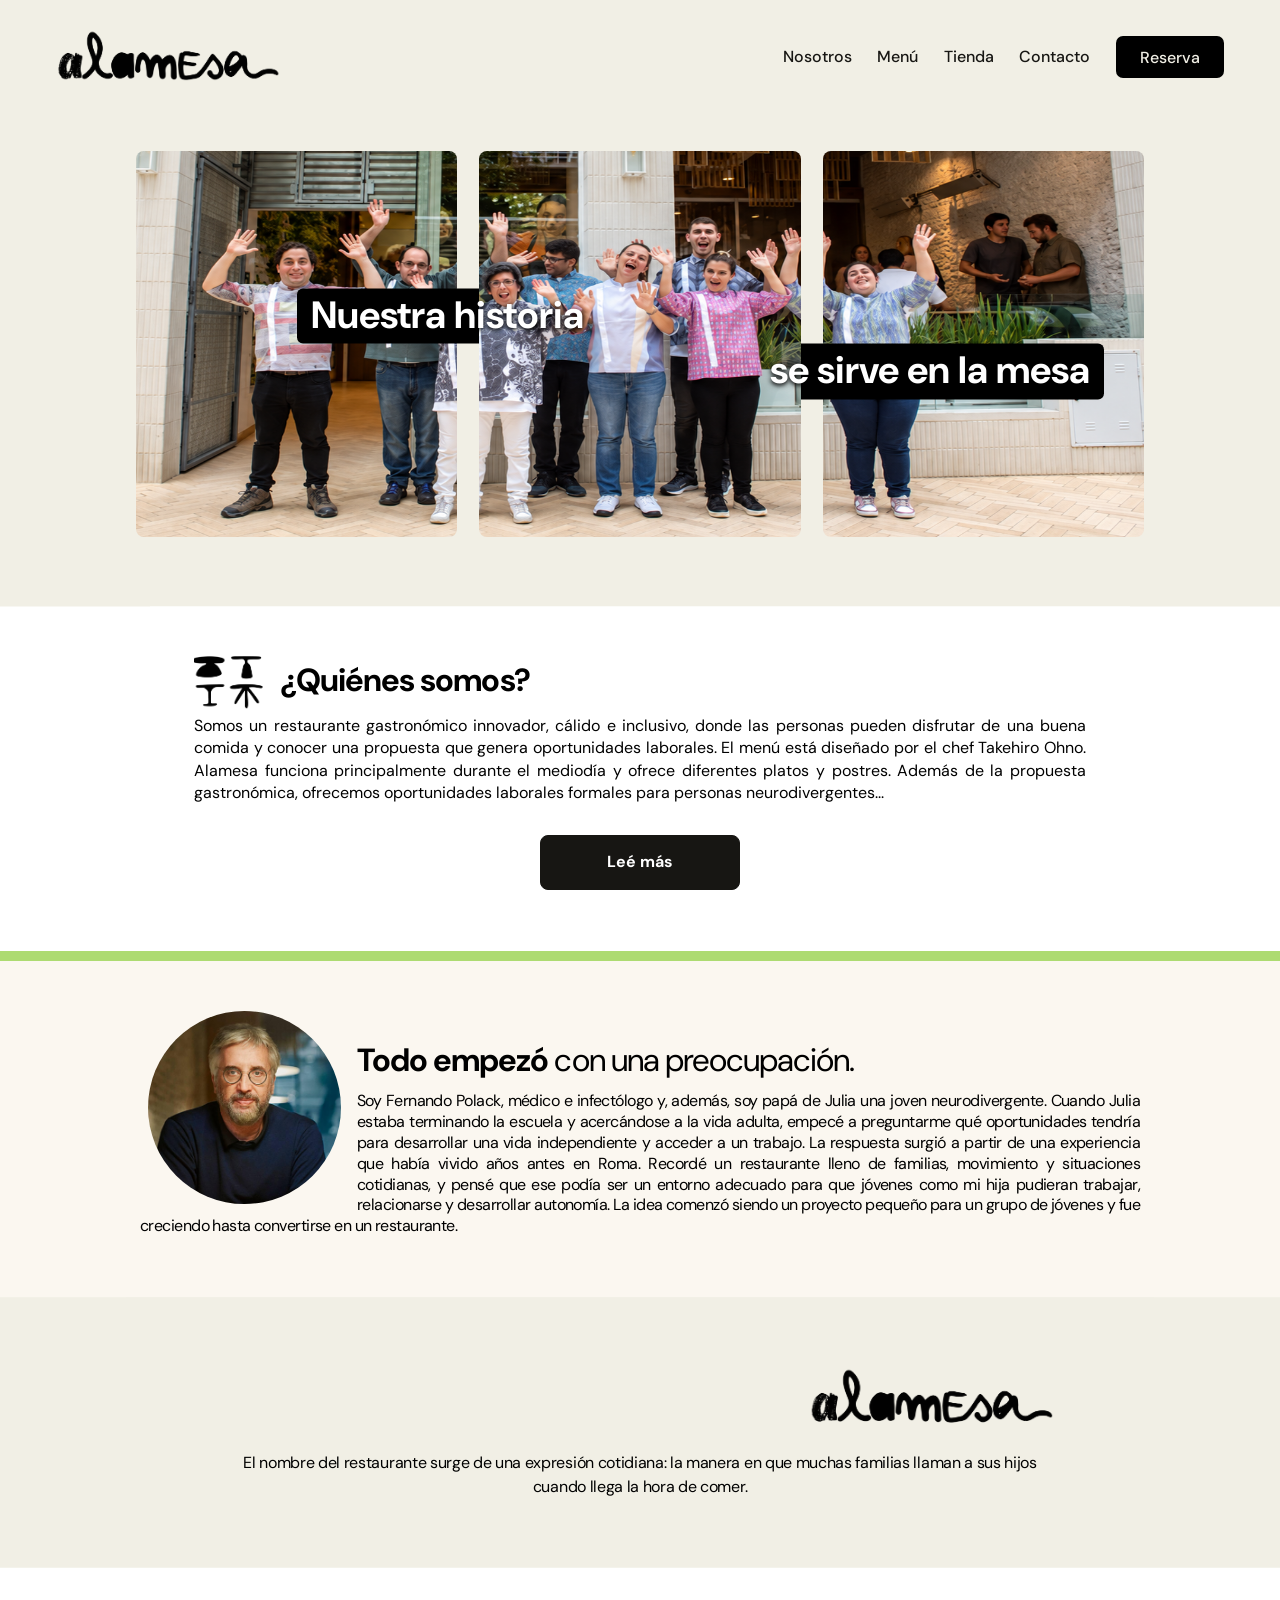
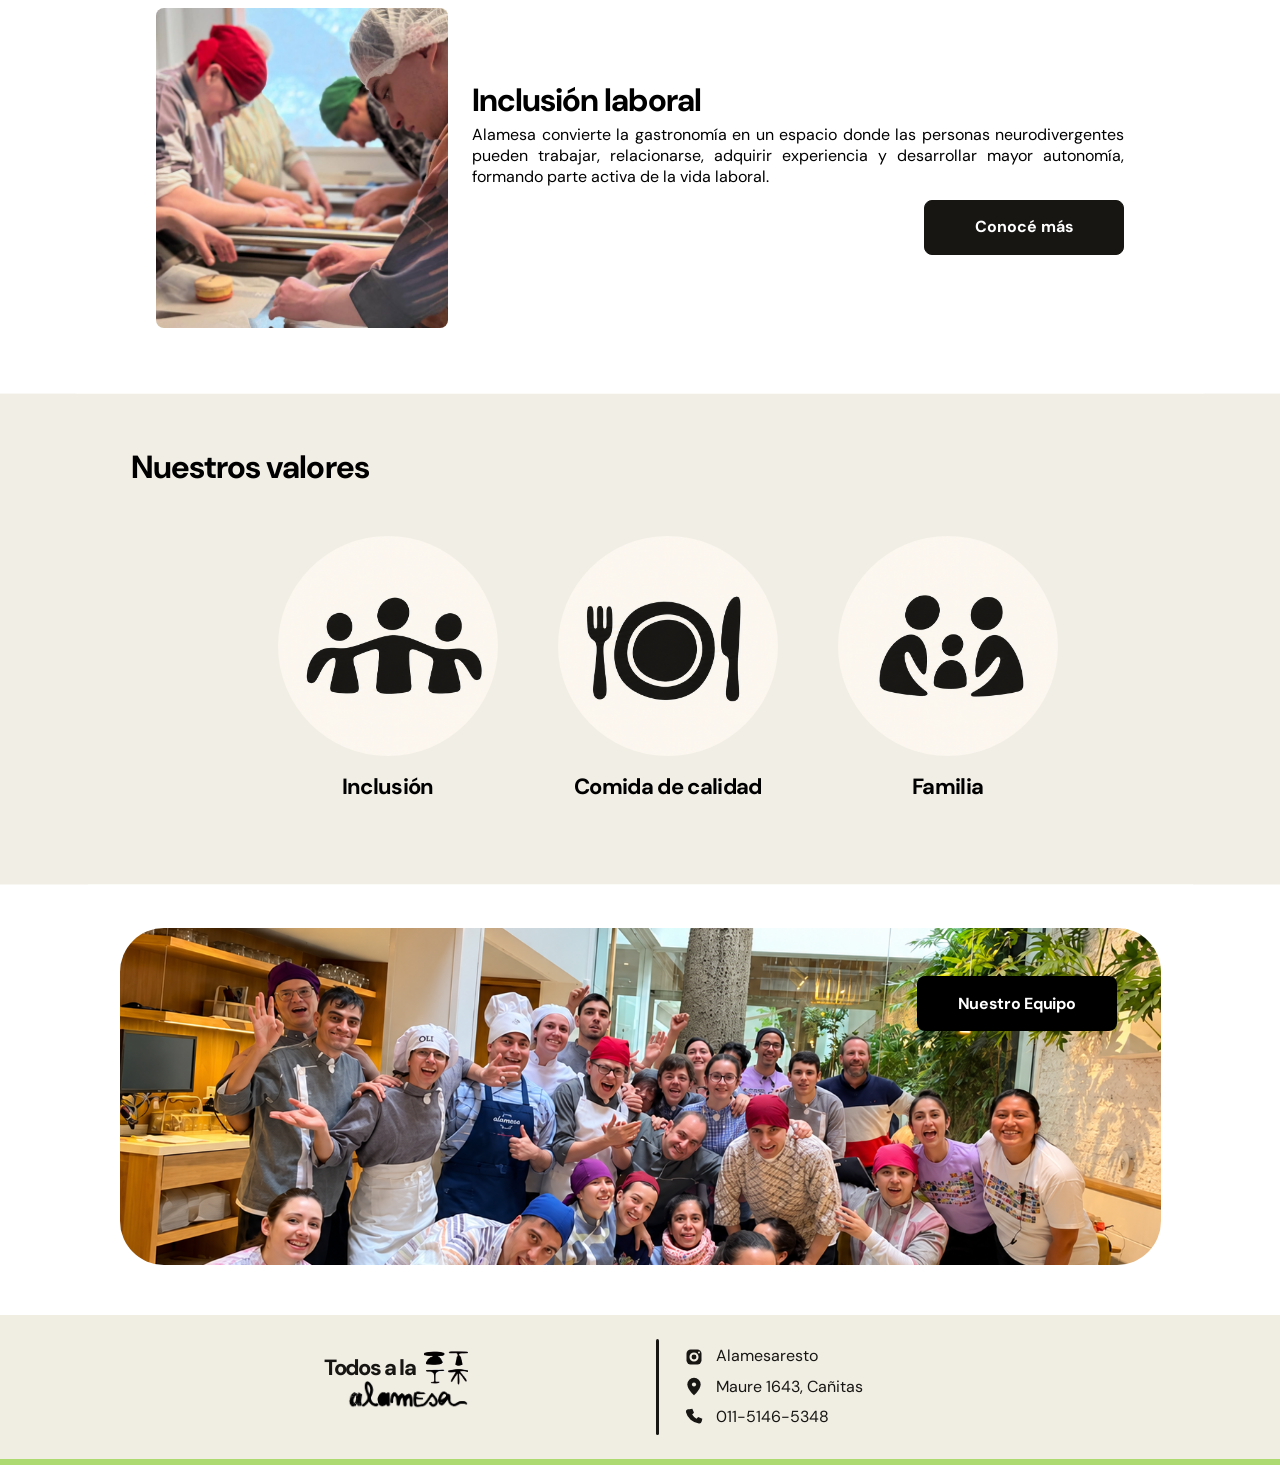
<file: html/nosotros.html>
<!DOCTYPE html>
<html lang="es">
  <head>
    <meta charset="UTF-8" />
    <meta name="viewport" content="width=device-width, initial-scale=1.0" />
    <meta name="description" content="Alamesa: un restaurante con propósito. Buena comida, inclusión laboral y una mesa donde todos tienen lugar." />
    <title>Alamesa | Nosotros</title>
    <link rel="preconnect" href="https://fonts.googleapis.com" />
    <link rel="preconnect" href="https://fonts.gstatic.com" crossorigin />
    <link href="https://fonts.googleapis.com/css2?family=Caveat+Brush&family=DM+Sans:wght@400;500;600;700&family=Manrope:wght@400;500;600;700;800&display=swap" rel="stylesheet" />
    <link rel="stylesheet" href="../css/index.css" />
    <link rel="stylesheet" href="../css/tipografia.css" />
  </head>
  <body>
    <div class="page-shell nosotros-shell">
      <header class="topbar" id="inicio">
        <a class="brand" href="../index.html" aria-label="Alamesa, volver al inicio"><img src="../img/logo.png" alt="Alamesa" /></a>
        <nav class="main-navigation" id="navegacion-principal" aria-label="Navegación principal">
          <a href="nosotros.html">Nosotros</a>
          <a href="menu.html">Menú</a>
          <a class="shop-link" href="tienda.html">Tienda</a>
          <a href="contacto.html">Contacto</a>
          <a href="reserva.html">Reserva</a>
        </nav>
        <div class="header-actions">
          <a class="reserve-btn" href="reserva.html">Reserva</a>
          <button class="menu-btn" id="boton-menu" aria-label="Abrir menú" aria-expanded="false"><span></span><span></span><span></span></button>
        </div>
      </header>
      <main class="nosotros-page">
        <section class="nosotros-hero" aria-labelledby="nosotros-title">
          <div class="nosotros-hero-photos" role="img" aria-label="El equipo de Alamesa saludando en la entrada del restaurante">
            <div class="nosotros-hero-photo"></div>
            <div class="nosotros-hero-photo"></div>
            <div class="nosotros-hero-photo"></div>
          </div>
          <h1 id="nosotros-title"><span>Nuestra <span class="historia-shadow">historia</span></span><span>se sirve en la mesa</span></h1>
        </section>
        <section class="nosotros-who" id="quienes-somos" aria-labelledby="nosotros-who-title">
          <h2 id="nosotros-who-title"><span class="nosotros-who-icon" aria-hidden="true"></span>¿Quiénes somos?</h2>
          <p>Somos un restaurante gastronómico innovador, cálido e inclusivo, donde las personas pueden disfrutar de una buena comida y conocer una propuesta que genera oportunidades laborales. El menú está diseñado por el chef Takehiro Ohno. Alamesa funciona principalmente durante el mediodía y ofrece diferentes platos y postres. Además de la propuesta gastronómica, ofrecemos oportunidades laborales formales para personas neurodivergentes<span id="nosotros-who-ellipsis">...</span><span id="nosotros-who-more" hidden>. Nuestro propósito central es generar inclusión laboral real, ofreciendo un espacio de trabajo donde las personas puedan desarrollarse, tener responsabilidad y alcanzar mayor autonomía.</span></p>
          <button class="btn btn-dark nosotros-read-more" type="button" aria-expanded="false" aria-controls="nosotros-who-more">Leé más</button>
        </section>
        <section class="nosotros-origin" aria-labelledby="nosotros-origin-title">
          <div class="nosotros-origin-copy">
            <img src="../img/fernando-polack.jpg" alt="Fernando Polack" class="nosotros-founder" />
            <h2 id="nosotros-origin-title"><strong>Todo empezó</strong> con una preocupación.</h2>
            <p>Soy Fernando Polack, médico e infectólogo y, además, soy papá de Julia una joven neurodivergente. Cuando Julia estaba terminando la escuela y acercándose a la vida adulta, empecé a preguntarme qué oportunidades tendría para desarrollar una vida independiente y acceder a un trabajo. La respuesta surgió a partir de una experiencia que había vivido años antes en Roma. Recordé un restaurante lleno de familias, movimiento y situaciones cotidianas, y pensé que ese podía ser un entorno adecuado para que jóvenes como mi hija pudieran trabajar, relacionarse y desarrollar autonomía. La idea comenzó siendo un proyecto pequeño para un grupo de jóvenes y fue creciendo hasta convertirse en un restaurante.</p>
          </div>
        </section>
        <section class="nosotros-name" id="sentirse-en-casa" aria-label="El origen del nombre Alamesa: sentirse en casa">
          <img src="../img/logo.png" alt="Alamesa" />
          <p>El nombre del restaurante surge de una expresión cotidiana: la manera en que muchas familias llaman a sus hijos cuando llega la hora de comer.</p>
          <p id="familia-details" hidden>En Alamesa queremos que cada persona que nos visite se sienta en casa. Esa invitación a la mesa expresa el sentido de nuestro restaurante: compartir una buena comida, encontrarnos y recibir a cada persona con calidez. Porque en nuestra mesa hay lugar para todos.</p>
        </section>
        <section class="nosotros-inclusion" id="inclusion-laboral" aria-labelledby="nosotros-inclusion-title">
          <img src="../img/nosotros-inclusion.jpg" alt="Integrantes del equipo de Alamesa trabajando juntos en la cocina" />
          <div class="nosotros-inclusion-copy">
            <h2 id="nosotros-inclusion-title">Inclusión laboral</h2>
            <p>Alamesa convierte la gastronomía en un espacio donde las personas neurodivergentes pueden trabajar, relacionarse, adquirir experiencia y desarrollar mayor autonomía, formando parte activa de la vida laboral.</p>
            <button class="btn btn-dark inclusion-toggle" type="button" aria-expanded="false" aria-controls="inclusion-details">Conocé más</button>
          </div>
          <div class="inclusion-details" id="inclusion-details" hidden>
            <h3>Un entorno pensado para trabajar</h3>
            <p>En Alamesa, la inclusión también está en la manera de organizar las tareas. El restaurante desarrolló herramientas y procesos adaptados para que las personas neurodivergentes puedan participar del trabajo cotidiano en la cocina y en el servicio.</p>
            <h3>Un lenguaje compartido</h3>
            <p>Un sistema de colores relaciona los platos con los recipientes de sus ingredientes. Esta organización visual facilita identificar cada preparación y seguir sus pasos. También se desarrollaron sistemas informáticos pensados para quienes los utilizan y se dedicaron meses a probar los procedimientos y capacitar al equipo antes de la apertura.</p>
            <h3>Experiencia, autonomía y pertenencia</h3>
            <p>La propuesta busca que cada persona tenga una tarea relevante dentro de un proyecto gastronómico sustentable. El trabajo compartido abre oportunidades para adquirir experiencia, asumir responsabilidades y construir vínculos, con el objetivo de favorecer una mayor autonomía y una participación plena en la vida laboral.</p>
          </div>
        </section>
        <section class="nosotros-principles" aria-labelledby="nosotros-values-title">
          <h2 id="nosotros-values-title">Nuestros valores</h2>
          <div class="nosotros-principles-grid">
            <article><a class="nosotros-value-link" href="inclusion.html"><div class="nosotros-principle-icon image-icon icon-team" aria-hidden="true"></div><h3>Inclusión</h3></a></article>
            <article><a class="nosotros-value-link" href="menu.html"><div class="nosotros-principle-icon image-icon icon-food" aria-hidden="true"></div><h3>Comida de calidad</h3></a></article>
            <article><a class="nosotros-value-link" href="familia.html"><div class="nosotros-principle-icon image-icon icon-home" aria-hidden="true"></div><h3>Familia</h3></a></article>
          </div>
        </section>
        <section class="nosotros-team" id="nuestro-equipo" aria-label="Nuestro equipo">
          <div class="nosotros-team-photo team-gallery" role="region" aria-roledescription="carrusel" aria-label="Fotos de nuestro equipo">
            <img class="team-slide is-current" src="../img/nosotros-nuestro-equipo.png" alt="El equipo de Alamesa reunido en el restaurante" />
            <div class="team-slide team-slide-pair" aria-hidden="true">
              <img src="../img/chef-takehiro-ohno.jpg" alt="El chef Takehiro Ohno" style="object-position: center 30%" />
              <img src="../img/nuestra-propuesta.jpg" alt="Dos integrantes del equipo celebrando juntos" style="object-position: center 42%" />
            </div>
            <div class="team-slide team-slide-pair" aria-hidden="true">
              <img src="../img/equipo-cocina.jpg" alt="Un integrante del equipo preparando ingredientes en la cocina" style="object-position: center 35%" />
              <img src="../img/equipo-mesa.jpg" alt="El equipo compartiendo un encuentro alrededor de una mesa" style="object-position: center 40%" />
            </div>
            <div class="team-slide team-slide-pair team-slide-trio" aria-hidden="true">
              <img src="../img/equipo-chefs.jpg" alt="Dos chefs del equipo de Alamesa en el restaurante" style="object-position: center 42%" />
              <img src="../img/equipo-preparacion.jpg" alt="Un chef junto a los ingredientes y platos de la cocina" style="object-position: 65% center" />
              <img src="../img/equipo-grupo-cocina.jpg" alt="El equipo de Alamesa reunido y sonriendo en la cocina" />
            </div>
            <button id="nosotros-team-title" class="team-info-toggle" type="button" aria-expanded="false" aria-controls="team-info">Nuestro Equipo</button>
          </div>
          <div class="team-info" id="team-info" hidden>
            <h2>Un equipo que hace la diferencia</h2>
            <p>En Alamesa, cada plato es el resultado de un trabajo compartido. Nuestro equipo reúne a personas con distintas habilidades y formas de aprender, que encuentran en la gastronomía un espacio para aportar, relacionarse y crecer.</p>
            <p>La preparación de los platos y la atención en el restaurante forman parte de una misma experiencia. Con tareas organizadas y herramientas adaptadas, cada integrante puede adquirir experiencia, asumir responsabilidades y desarrollar mayor autonomía.</p>
            <p>Nos une el compromiso de ofrecer buena comida y una atención cálida. Creemos en el valor de cada persona y en la importancia de construir un lugar de trabajo donde todos tengan una participación real.</p>
            <button class="btn btn-dark team-info-close" type="button">Cerrar</button>
          </div>
        </section>
      </main>
      <footer class="contact-strip home-footer" id="contacto">
        <div class="contact-block">
          <div class="contact-left">
            <div class="footer-heading">
              <h2>Todos a la</h2>
              <span class="footer-doodle" aria-hidden="true">
                <img src="../img/footer-mesas.jpeg" alt="" />
              </span>
            </div>
            <a class="brand-footer" href="../index.html" aria-label="Alamesa, volver al inicio">
              <img src="../img/logo.png" alt="" />
            </a>
          </div>
          <address class="contact-right">
            <a class="mini-item" href="https://www.instagram.com/alamesaresto?rpxt=eG4wcTZoZ3p3MzRm" target="_blank" rel="noreferrer">
              <svg viewBox="0 0 24 24" aria-hidden="true"><rect x="3" y="3" width="18" height="18" rx="5"/><circle class="icon-outline" cx="12" cy="12" r="4.2"/><circle class="icon-cutout" cx="18" cy="6.5" r="1.2"/></svg>
              <span>Alamesaresto</span>
            </a>
            <a class="mini-item" href="https://maps.google.com/?q=Maure+1643,+Cañitas" target="_blank" rel="noreferrer">
              <svg viewBox="0 0 24 24" aria-hidden="true"><path d="M12 22s8-7.3 8-13a8 8 0 1 0-16 0c0 5.7 8 13 8 13Z"/><circle class="icon-cutout" cx="12" cy="9" r="2.5"/></svg>
              <span>Maure 1643, Cañitas</span>
            </a>
            <a class="mini-item" href="tel:+541151465348">
              <svg viewBox="0 0 24 24" aria-hidden="true"><path d="M6.6 2.8 10 2l2 5-2.2 2a15 15 0 0 0 5.2 5.2l2-2.2 5 2-.8 3.4a3 3 0 0 1-3.3 2.3A18 18 0 0 1 2.3 6.1a3 3 0 0 1 2.3-3.3Z"/></svg>
              <span>011-5146-5348</span>
            </a>
          </address>
        </div>
      </footer>
    </div>
    <script src="../js/index.js"></script>
  </body>
</html>
</file>
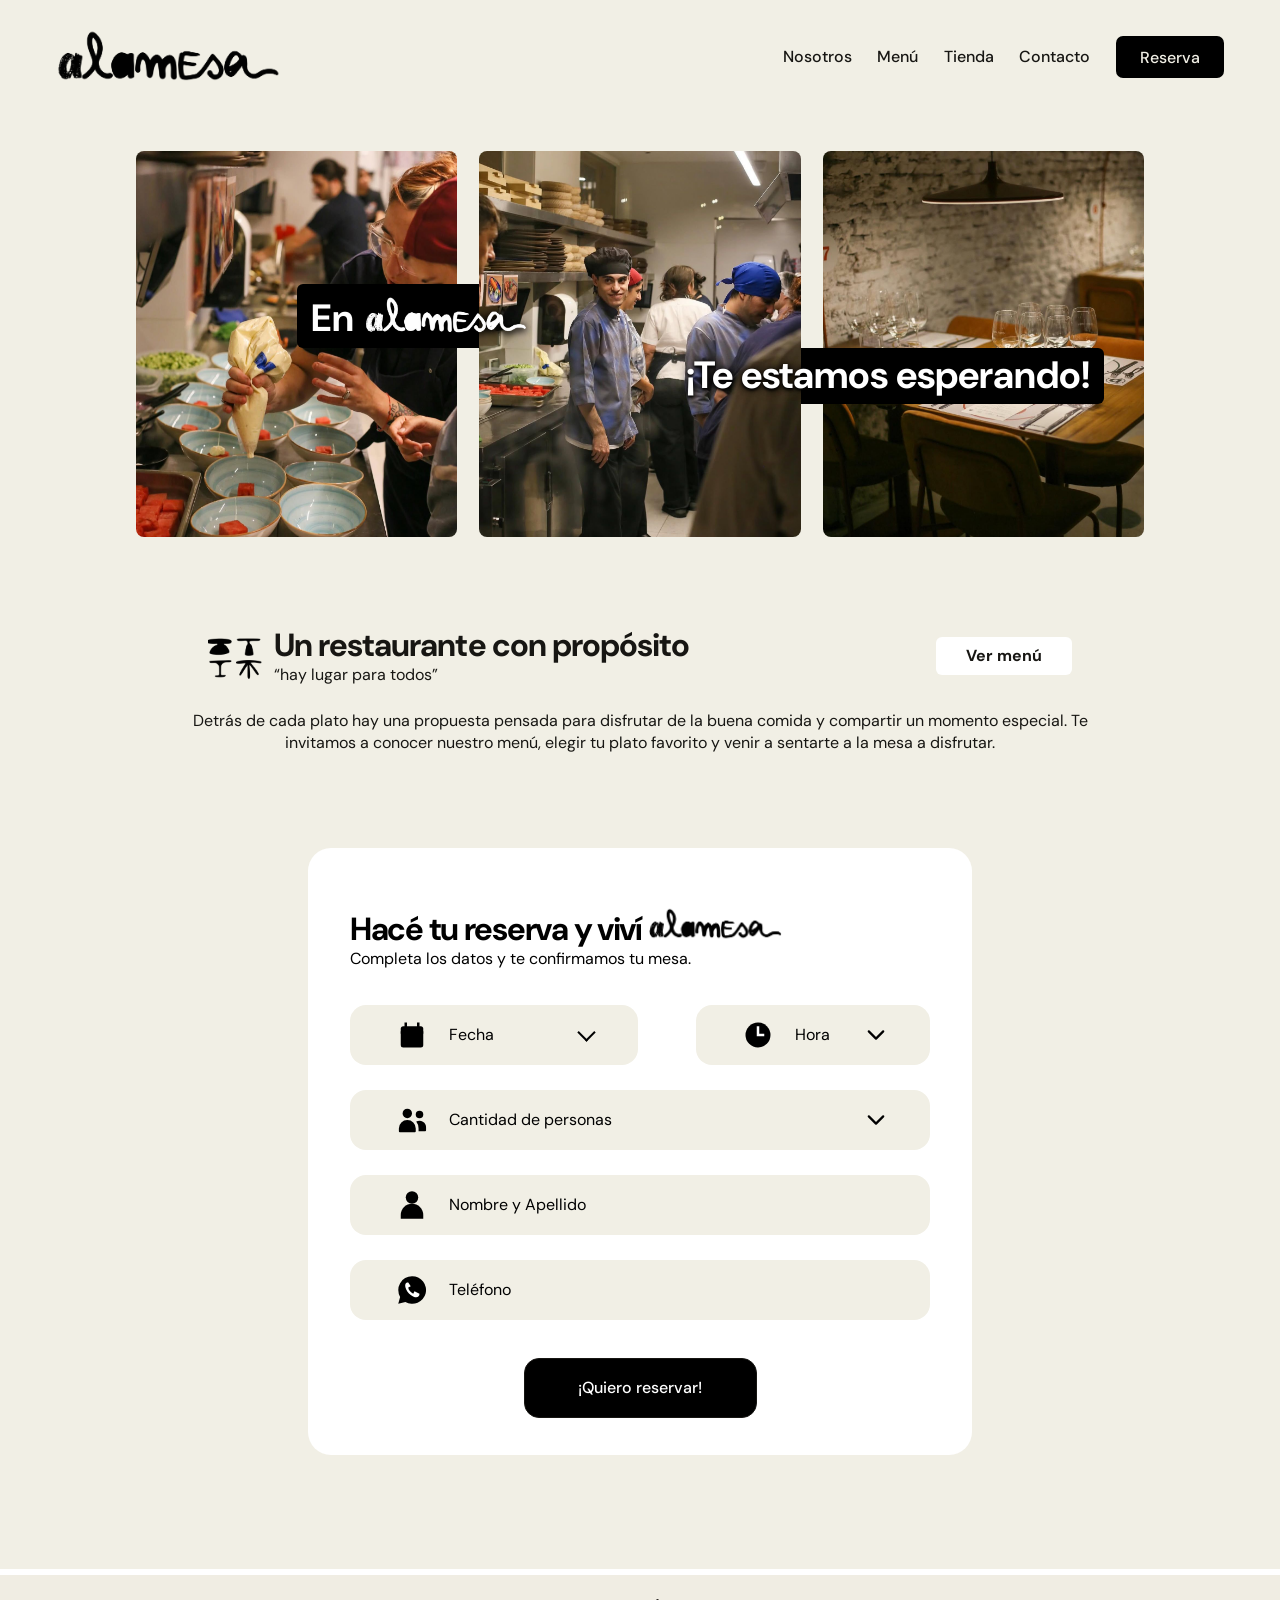
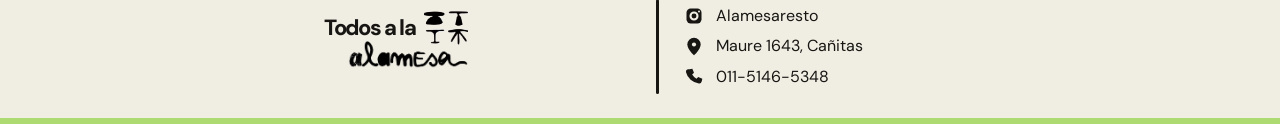
<file: html/reserva.html>
<!DOCTYPE html>
<html lang="es">
  <head>
    <meta charset="UTF-8" />
    <meta name="viewport" content="width=device-width, initial-scale=1.0" />
    <meta name="description" content="Alamesa: un restaurante con propósito. Buena comida, inclusión laboral y una mesa donde todos tienen lugar." />
    <title>Alamesa | Reservas</title>
    <link rel="preconnect" href="https://fonts.googleapis.com" />
    <link rel="preconnect" href="https://fonts.gstatic.com" crossorigin />
    <link href="https://fonts.googleapis.com/css2?family=Caveat+Brush&family=DM+Sans:wght@400;500;600;700&family=Manrope:wght@400;500;600;700;800&display=swap" rel="stylesheet" />
    <link rel="stylesheet" href="../css/index.css" />
    <link rel="stylesheet" href="../css/tipografia.css" />
  </head>
  <body>
    <div class="page-shell reservation-shell">
      <header class="topbar" id="inicio">
        <a class="brand" href="../index.html" aria-label="Alamesa, volver al inicio"><img src="../img/logo.png" alt="Alamesa" /></a>
        <nav class="main-navigation" id="navegacion-principal" aria-label="Navegación principal">
          <a href="nosotros.html">Nosotros</a>
          <a href="menu.html">Menú</a>
          <a class="shop-link" href="tienda.html">Tienda</a>
          <a href="contacto.html">Contacto</a>
          <a href="reserva.html">Reserva</a>
        </nav>
        <div class="header-actions">
          <a class="reserve-btn" href="reserva.html">Reserva</a>
          <button class="menu-btn" id="boton-menu" aria-label="Abrir menú" aria-expanded="false"><span></span><span></span><span></span></button>
        </div>
      </header>
      <main>
        <section class="reservation-welcome" aria-label="Te esperamos en Alamesa">
          <div class="reservation-photos">
            <img src="../img/reserva-cocina.jpg" alt="Equipo de Alamesa preparando los platos en la cocina" width="1179" height="1556" />
            <img src="../img/reserva-equipo.jpg" alt="Integrantes del equipo de cocina de Alamesa" width="1179" height="1553" />
            <img src="../img/reserva-mesa.jpg" alt="Mesa preparada con copas y platos en el salón de Alamesa" />
          </div>
          <h1 class="reservation-welcome-title">
            <span><span class="reservation-welcome-en">En</span> <img src="../img/logo.png" alt="Alamesa" /></span>
            <span>¡Te estamos esperando!</span>
          </h1>
        </section>
        <section class="reservation-intro" aria-labelledby="reservation-intro-title">
          <div class="reservation-intro-header">
            <div class="reservation-intro-heading">
              <span class="reservation-intro-icon" aria-hidden="true"></span>
              <div>
                <h2 id="reservation-intro-title">Un restaurante con propósito</h2>
                <p>“hay lugar para todos”</p>
              </div>
            </div>
            <a class="reservation-menu-link" href="menu.html">Ver menú</a>
          </div>
          <p class="reservation-intro-copy">Detrás de cada plato hay una propuesta pensada para disfrutar de la buena comida y compartir un momento especial. Te invitamos a conocer nuestro menú, elegir tu plato favorito y venir a sentarte a la mesa a disfrutar.</p>
        </section>
        <section class="reservation section" id="reserva">
          <div class="reserve-card">
            <h2>Hacé tu reserva y viví <img class="inline-brand" src="../img/logo.png" alt="Alamesa" /></h2>
            <p>Completa los datos y te confirmamos tu mesa.</p>

            <form id="formulario-reserva" class="formulario-reserva">
              <div class="field-row two-columns">
                <label>
                  <span class="field-icon" aria-hidden="true"><svg viewBox="0 0 24 24"><rect x="3" y="5" width="18" height="17" rx="2"/><path d="M7 2v5m10-5v5M3 10h18" stroke="currentColor" stroke-width="2"/></svg></span>
                  <span class="date-placeholder">Fecha</span><input type="date" id="fecha-reserva" name="fecha" aria-label="Fecha" required />
                </label>
                <label>
                  <span class="field-icon" aria-hidden="true"><svg viewBox="0 0 24 24"><circle cx="12" cy="12" r="10"/><path d="M12 5v7h5" fill="none" stroke="white" stroke-width="2"/></svg></span>
                  <select name="hora" required>
                    <option value="">Hora</option>
                    <option>12:00</option>
                    <option>12:30</option>
                    <option>13:00</option>
                    <option>13:30</option>
                    <option>14:00</option>
                    <option>14:30</option>
                  </select>
                </label>
              </div>

              <label>
                <span class="field-icon" aria-hidden="true"><svg viewBox="0 0 32 32"><circle cx="11" cy="9" r="5"/><circle cx="24" cy="10" r="4"/><path d="M2 28v-3a9 9 0 0 1 18 0v3a1 1 0 0 1-1 1H3a1 1 0 0 1-1-1Zm21-3a12 12 0 0 0-2.5-7.3A7 7 0 0 1 31 24v3a1 1 0 0 1-1 1h-7Z"/></svg></span>
                <select name="personas" required>
                  <option value="">Cantidad de personas</option>
                  <option>2 personas</option>
                  <option>3 personas</option>
                  <option>4 personas</option>
                  <option>5 personas</option>
                  <option>6 personas</option>
                  <option>7 o más personas</option>
                </select>
              </label>

              <label>
                <span class="field-icon" aria-hidden="true"><svg viewBox="0 0 24 24"><circle cx="12" cy="6" r="5"/><path d="M3 23v-3a9 9 0 0 1 18 0v3z"/></svg></span>
                <input type="text" name="nombre" placeholder="Nombre y Apellido" required />
              </label>

              <label>
                <span class="field-icon" aria-hidden="true"><svg viewBox="0 0 24 24"><path d="M12 1a11 11 0 0 0-9.5 16.5L1 23l5.7-1.5A11 11 0 1 0 12 1z"/><path d="M8 6c-3 1-1 7 3 10s7 2 7-1l-4-2-1 2c-2-1-4-3-4-5l2-1-2-3z" fill="white"/></svg></span>
                <input type="tel" name="telefono" placeholder="Teléfono" required />
              </label>

              <button class="btn btn-dark submit-btn" type="submit">¡Quiero reservar!</button>
              <p id="mensaje-reserva" class="mensaje-reserva" role="status" aria-live="polite"></p>
            </form>
          </div>
        </section>
      </main>
      <footer class="contact-strip home-footer" id="contacto">
        <div class="contact-block">
          <div class="contact-left">
            <div class="footer-heading">
              <h2>Todos a la</h2>
              <span class="footer-doodle" aria-hidden="true">
                <img src="../img/footer-mesas.jpeg" alt="" />
              </span>
            </div>
            <a class="brand-footer" href="../index.html" aria-label="Alamesa, volver al inicio">
              <img src="../img/logo.png" alt="" />
            </a>
          </div>
          <address class="contact-right">
            <a class="mini-item" href="https://www.instagram.com/alamesaresto?rpxt=eG4wcTZoZ3p3MzRm" target="_blank" rel="noreferrer">
              <svg viewBox="0 0 24 24" aria-hidden="true"><rect x="3" y="3" width="18" height="18" rx="5"/><circle class="icon-outline" cx="12" cy="12" r="4.2"/><circle class="icon-cutout" cx="18" cy="6.5" r="1.2"/></svg>
              <span>Alamesaresto</span>
            </a>
            <a class="mini-item" href="https://maps.google.com/?q=Maure+1643,+Cañitas" target="_blank" rel="noreferrer">
              <svg viewBox="0 0 24 24" aria-hidden="true"><path d="M12 22s8-7.3 8-13a8 8 0 1 0-16 0c0 5.7 8 13 8 13Z"/><circle class="icon-cutout" cx="12" cy="9" r="2.5"/></svg>
              <span>Maure 1643, Cañitas</span>
            </a>
            <a class="mini-item" href="tel:+541151465348">
              <svg viewBox="0 0 24 24" aria-hidden="true"><path d="M6.6 2.8 10 2l2 5-2.2 2a15 15 0 0 0 5.2 5.2l2-2.2 5 2-.8 3.4a3 3 0 0 1-3.3 2.3A18 18 0 0 1 2.3 6.1a3 3 0 0 1 2.3-3.3Z"/></svg>
              <span>011-5146-5348</span>
            </a>
          </address>
        </div>
      </footer>
    </div>
    <script src="../js/index.js"></script>
  </body>
</html>
</file>
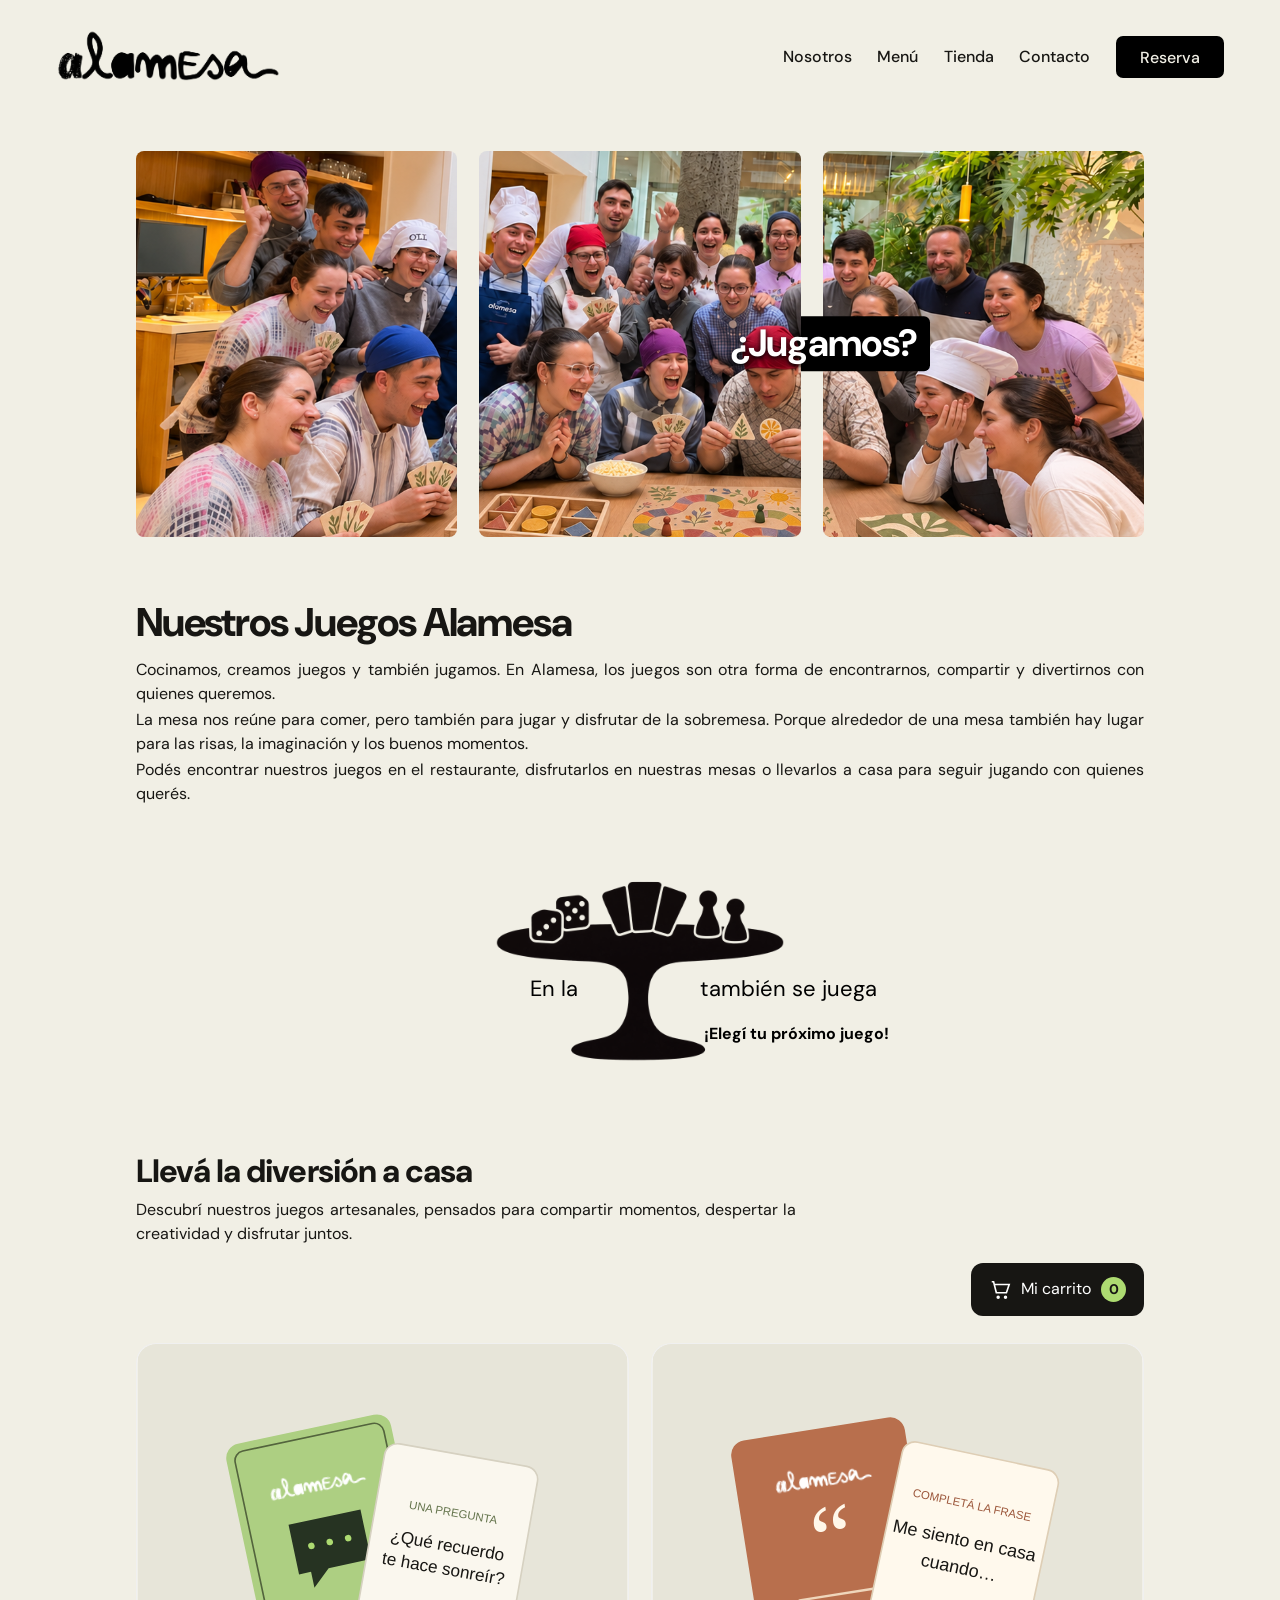
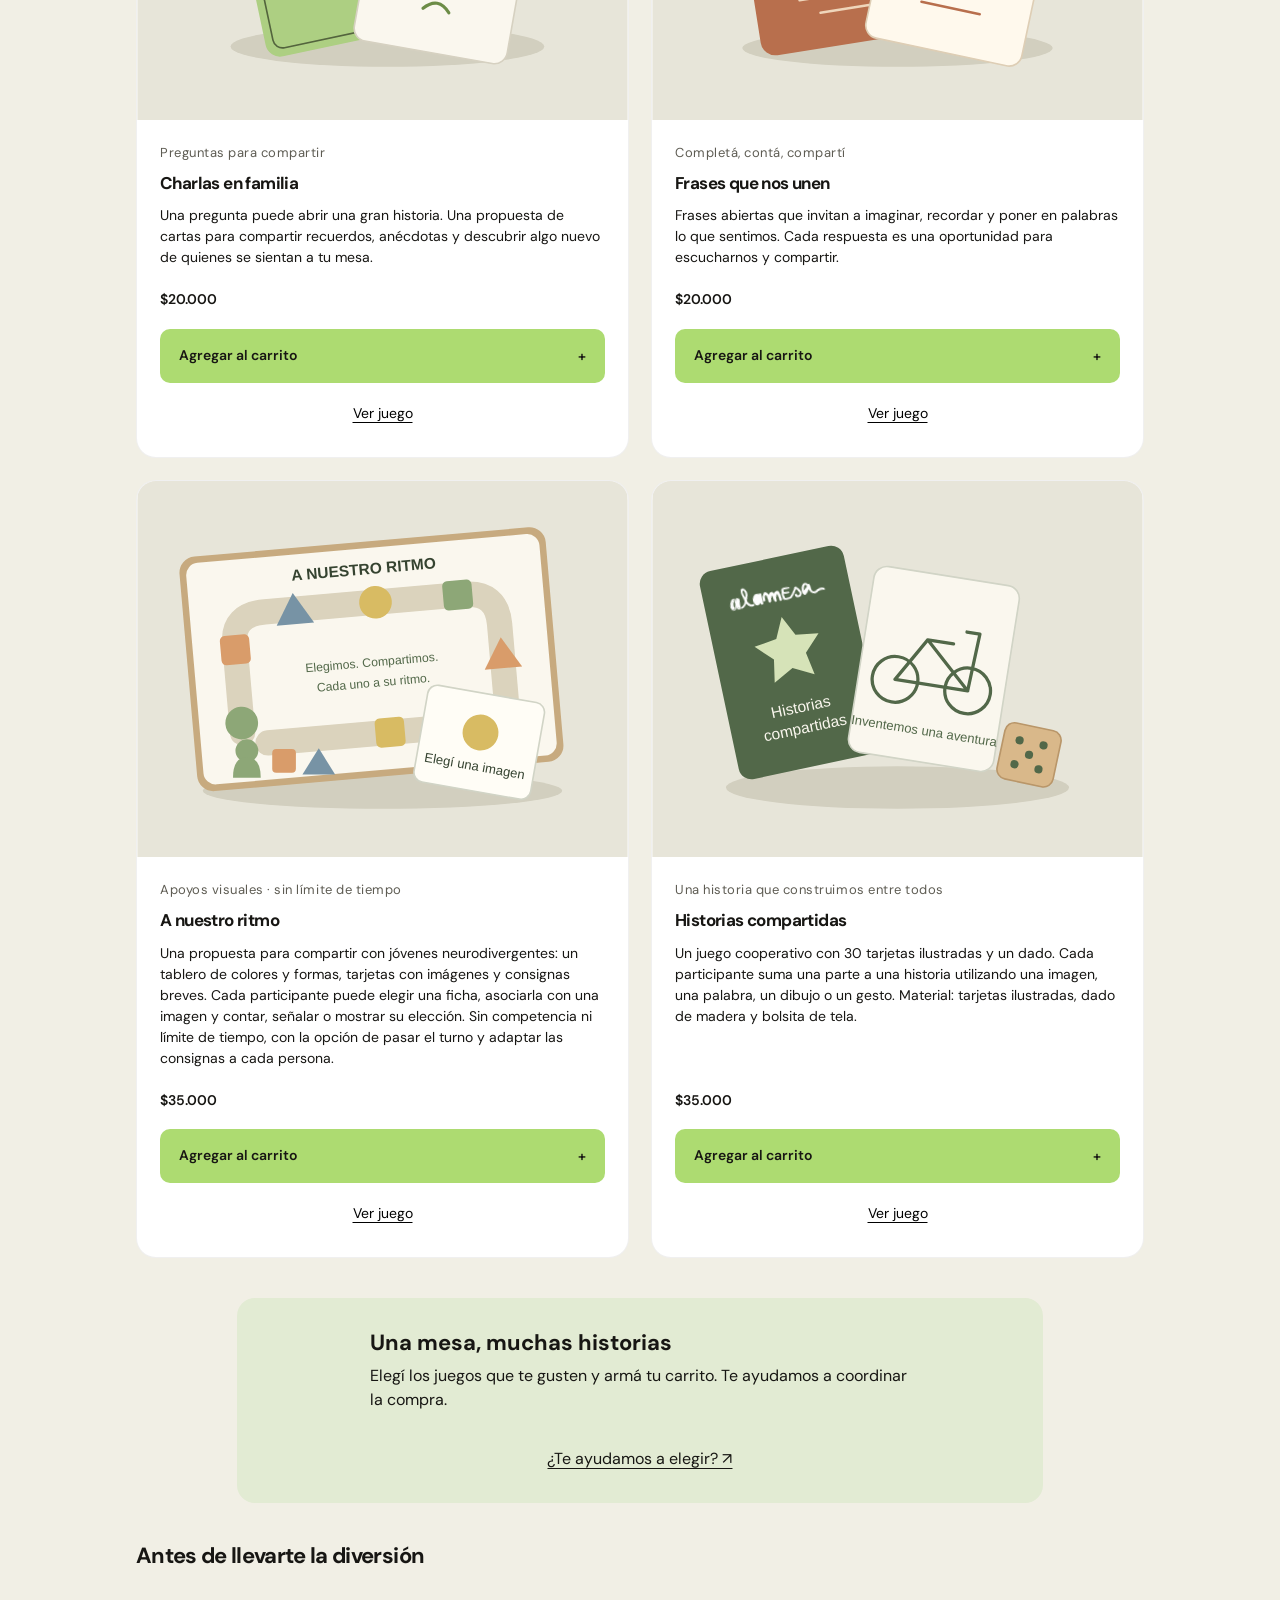
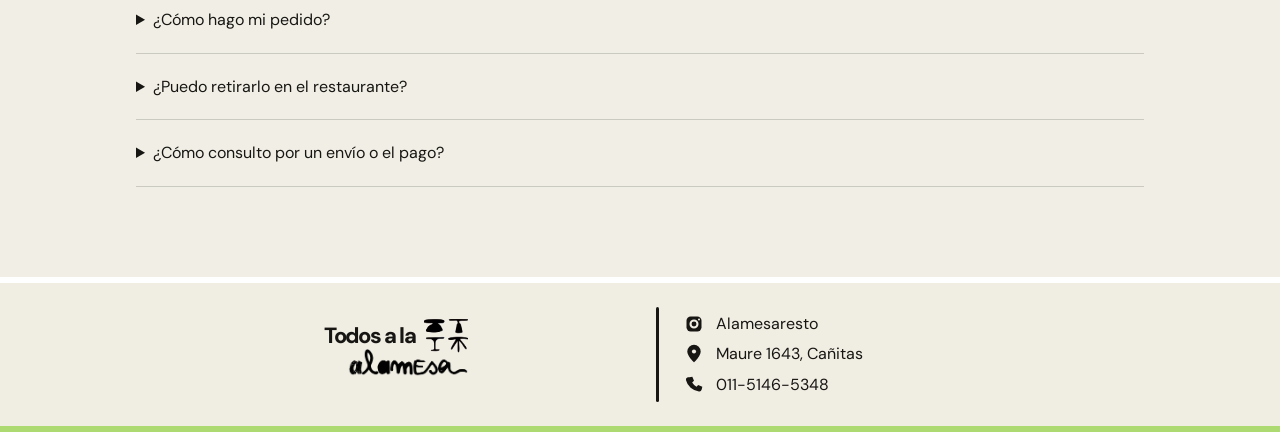
<file: html/tienda.html>
<!DOCTYPE html>
<html lang="es">
  <head>
    <meta charset="UTF-8" />
    <meta name="viewport" content="width=device-width, initial-scale=1.0" />
    <meta name="description" content="Alamesa: un restaurante con propósito. Buena comida, inclusión laboral y una mesa donde todos tienen lugar." />
    <title>Alamesa | Tienda</title>
    <link rel="preconnect" href="https://fonts.googleapis.com" />
    <link rel="preconnect" href="https://fonts.gstatic.com" crossorigin />
    <link href="https://fonts.googleapis.com/css2?family=Caveat+Brush&family=DM+Sans:wght@400;500;600;700&family=Manrope:wght@400;500;600;700;800&display=swap" rel="stylesheet" />
    <link rel="stylesheet" href="../css/index.css" />
    <link rel="stylesheet" href="../css/tienda.css" />
    <link rel="stylesheet" href="../css/tipografia.css" />
  </head>
  <body>
    <div class="page-shell shop-shell">
      <header class="topbar" id="inicio">
        <a class="brand" href="../index.html" aria-label="Alamesa, volver al inicio"><img src="../img/logo.png" alt="Alamesa" /></a>
        <nav class="main-navigation" id="navegacion-principal" aria-label="Navegación principal">
          <a href="nosotros.html">Nosotros</a>
          <a href="menu.html">Menú</a>
          <a class="shop-link" href="tienda.html">Tienda</a>
          <a href="contacto.html">Contacto</a>
          <a href="reserva.html">Reserva</a>
        </nav>
        <div class="header-actions">
          <a class="reserve-btn" href="reserva.html">Reserva</a>
          <button class="menu-btn" id="boton-menu" aria-label="Abrir menú" aria-expanded="false"><span></span><span></span><span></span></button>
        </div>
      </header>
      <main class="shop-page">
        <section class="shop-hero" aria-labelledby="shop-title">
          <div class="shop-hero-photos" role="img" aria-label="El equipo de Alamesa compartiendo juegos de mesa y risas en el restaurante">
            <div></div><div></div><div></div>
            <span class="shop-games-caption">¿Jugamos?</span>
          </div>
          <h1 id="shop-title">Nuestros Juegos Alamesa</h1>
          <p class="shop-games-description">Cocinamos, creamos juegos y también jugamos. En Alamesa, los juegos son otra forma de encontrarnos, compartir y divertirnos con quienes queremos.</p>
          <p class="shop-games-description">La mesa nos reúne para comer, pero también para jugar y disfrutar de la sobremesa. Porque alrededor de una mesa también hay lugar para las risas, la imaginación y los buenos momentos.</p>
          <p class="shop-games-description">Podés encontrar nuestros juegos en el restaurante, disfrutarlos en nuestras mesas o llevarlos a casa para seguir jugando con quienes querés.</p>
        </section>
        <div class="shop-play-message">
          <p class="shop-play-line"><span>En la</span><img class="shop-games-illustration" src="../img/mesa-con-juegos.png" alt="mesa" /><span>también se juega</span></p>
          <p class="shop-play-question">¡Elegí tu próximo juego!</p>
        </div>
        <section class="shop-intro" aria-labelledby="shop-intro-title">
          <h2 id="shop-intro-title">Llevá la diversión a casa</h2>
          <p class="store-lead">Descubrí nuestros juegos artesanales, pensados para compartir momentos, despertar la creatividad y disfrutar juntos.</p>
          <div class="store-toolbar">
            <button class="store-cart-open" type="button" aria-haspopup="dialog"><svg viewBox="0 0 24 24" aria-hidden="true"><path d="M3 3h2l3 12h11l3-9H6"/><circle cx="10" cy="20" r="1"/><circle cx="18" cy="20" r="1"/></svg>Mi carrito <span class="store-cart-count">0</span></button>
          </div>
          <div class="store-products" id="store-products"></div>
          <p class="store-no-results" hidden>No encontramos juegos con esa búsqueda. Probá con otra palabra.</p>
          <noscript>Para ver el catálogo y usar el carrito, activá JavaScript en tu navegador.</noscript>
          <div class="store-help">
            <div><h3>Una mesa, muchas historias</h3><p>Elegí los juegos que te gusten y armá tu carrito. Te ayudamos a coordinar la compra.</p></div>
            <a href="https://wa.me/541151465348?text=Hola%2C%20quisiera%20consultar%20por%20los%20juegos%20de%20Alamesa." target="_blank" rel="noreferrer">¿Te ayudamos a elegir? ↗</a>
          </div>
          <div class="store-faq">
            <h3>Antes de llevarte la diversión</h3>
            <details><summary>¿Cómo hago mi pedido?</summary><p>Agregá juegos al carrito y tocá “Consultar mi pedido”. Se abrirá WhatsApp con tu selección para confirmar el precio y la disponibilidad con Alamesa.</p></details>
            <details><summary>¿Puedo retirarlo en el restaurante?</summary><p>Podés consultar y coordinar el retiro en Maure 1643, Cañitas. Esperá la confirmación de tu pedido antes de acercarte.</p></details>
            <details><summary>¿Cómo consulto por un envío o el pago?</summary><p>Al enviar tu selección por WhatsApp, consultanos las opciones de envío y los medios de pago disponibles. El carrito no realiza cobros.</p></details>
          </div>
        </section>
        <p class="store-feedback" role="status" aria-live="polite"></p>
        <dialog class="store-cart" id="store-cart" aria-labelledby="store-cart-title">
          <div class="store-dialog-header"><h2 id="store-cart-title">Tu carrito</h2><button type="button" class="store-dialog-close" aria-label="Cerrar carrito">×</button></div>
          <div id="store-cart-items"></div>
          <div class="store-cart-footer" hidden>
            <p class="store-cart-summary"></p>
            <p>Confirmamos el precio y la disponibilidad por WhatsApp antes de realizar la compra.</p>
            <label for="store-fulfillment">¿Cómo te gustaría recibirlo?</label>
            <select id="store-fulfillment"><option>Consultar retiro en el restaurante</option><option>Consultar envío</option></select>
            <a class="store-checkout" target="_blank" rel="noreferrer">Consultar mi pedido ↗</a>
            <button class="store-clear" type="button">Vaciar carrito</button>
          </div>
        </dialog>
        <dialog class="store-product-dialog" id="store-product-dialog" aria-labelledby="store-product-title">
          <button type="button" class="store-dialog-close" aria-label="Cerrar detalle del juego">×</button>
          <div id="store-product-detail"></div>
        </dialog>
      </main>
      <footer class="contact-strip home-footer" id="contacto">
        <div class="contact-block">
          <div class="contact-left">
            <div class="footer-heading">
              <h2>Todos a la</h2>
              <span class="footer-doodle" aria-hidden="true">
                <img src="../img/footer-mesas.jpeg" alt="" />
              </span>
            </div>
            <a class="brand-footer" href="../index.html" aria-label="Alamesa, volver al inicio">
              <img src="../img/logo.png" alt="" />
            </a>
          </div>
          <address class="contact-right">
            <a class="mini-item" href="https://www.instagram.com/alamesaresto?rpxt=eG4wcTZoZ3p3MzRm" target="_blank" rel="noreferrer">
              <svg viewBox="0 0 24 24" aria-hidden="true"><rect x="3" y="3" width="18" height="18" rx="5"/><circle class="icon-outline" cx="12" cy="12" r="4.2"/><circle class="icon-cutout" cx="18" cy="6.5" r="1.2"/></svg>
              <span>Alamesaresto</span>
            </a>
            <a class="mini-item" href="https://maps.google.com/?q=Maure+1643,+Cañitas" target="_blank" rel="noreferrer">
              <svg viewBox="0 0 24 24" aria-hidden="true"><path d="M12 22s8-7.3 8-13a8 8 0 1 0-16 0c0 5.7 8 13 8 13Z"/><circle class="icon-cutout" cx="12" cy="9" r="2.5"/></svg>
              <span>Maure 1643, Cañitas</span>
            </a>
            <a class="mini-item" href="tel:+541151465348">
              <svg viewBox="0 0 24 24" aria-hidden="true"><path d="M6.6 2.8 10 2l2 5-2.2 2a15 15 0 0 0 5.2 5.2l2-2.2 5 2-.8 3.4a3 3 0 0 1-3.3 2.3A18 18 0 0 1 2.3 6.1a3 3 0 0 1 2.3-3.3Z"/></svg>
              <span>011-5146-5348</span>
            </a>
          </address>
        </div>
      </footer>
    </div>
    <script src="../js/index.js"></script>
    <script src="../js/tienda.js"></script>
  </body>
</html>
</file>
<file: css/index.css>
:root {
  --bg: #f1efe5;
  --panel: #f7f3ea;
  --green: #addb71;
  --green-deep: #a3cd67;
  --ink: #171613;
  --muted: #5e5c53;
  --line: rgba(12, 12, 10, 0.16);
  --card: #f3efe6;
  --soft: #f6f2eb;
  --shadow: 0 12px 30px rgba(0, 0, 0, 0.08);
}

* { box-sizing: border-box; }
html { scroll-behavior: smooth; }
body {
  
  margin: 0;
  background: var(--bg);
  color: var(--ink);
  font-family: 'DM Sans', sans-serif;
}
img {
  display: block;
  width: 100%;
}
a {
  color: inherit;
  text-decoration: none;
}
button, input, select {
  font: inherit;
}
button {
  border: 0;
  background: none;
  cursor: pointer;
}

:is(button, .btn, .reservation-menu-link, .contact-reservation-link, .ghost-link, .main-navigation a, .contact-location-address a, .contact-location-bottom > div > a) {
  transition: transform 220ms ease, box-shadow 220ms ease, filter 220ms ease;
}

:is(button, .btn, .reservation-menu-link, .contact-reservation-link):hover,
:is(button, .btn, .reservation-menu-link, .contact-reservation-link):focus-visible {
  transform: translateY(-4px);
  box-shadow: 0 8px 18px rgba(0, 0, 0, 0.12);
}

:is(.ghost-link, .main-navigation a, .contact-location-address a, .contact-location-bottom > div > a):hover,
:is(.ghost-link, .main-navigation a, .contact-location-address a, .contact-location-bottom > div > a):focus-visible {
  transform: translateY(-3px);
  filter: brightness(0.75);
}

:is(button, .btn, .reservation-menu-link, .contact-reservation-link):active {
  transform: scale(0.97);
  box-shadow: 0 2px 5px rgba(0, 0, 0, 0.08);
}

.ghost-link { display: inline-block; }

@media (prefers-reduced-motion: reduce) {
  :is(button, .btn, .reservation-menu-link, .contact-reservation-link, .ghost-link, .main-navigation a, .contact-location-address a, .contact-location-bottom > div > a) {
    transition: none !important;
  }
  :is(button, .btn, .reservation-menu-link, .contact-reservation-link, .ghost-link, .main-navigation a, .contact-location-address a, .contact-location-bottom > div > a):is(:hover, :focus-visible, :active) {
    transform: none !important;
  }
}

.page-shell {
  width: min(1288px, calc(100% - 64px));
  margin: 0 auto;
  padding-bottom: 30px;
}

.home-shell,
.shop-shell,
.nosotros-shell,
.menu-shell,
.contact-shell,
.reservation-shell {
  padding-bottom: 0;
}

.topbar {
  display: flex;
  align-items: center;
  justify-content: space-between;
  gap: 30px;
  padding: 64px 20px 0 41px;
  min-height: 180px;
  width: calc(100% + 40px);
  margin-left: -20px;
  padding-left: 41px;
}

.topbar::after {
  content: "";
  position: absolute;
  bottom: calc(10% - 5px);
  left: 0;
  width: 100%;
  height: 8px;
  background: #fff;
  box-shadow: 0 0 0 100vmax #fff;
  clip-path: inset(0 -100vmax);
  pointer-events: none;
}

.brand {
  position: relative;
  display: inline-block;
  width: clamp(148.5px, 18.81vw, 227.7px);
  flex: 0 0 auto;
  transform: translateY(-6px);
}

.brand img {
  width: 100%;
  height: auto;
  transition: transform 220ms ease, filter 220ms ease;
}

.brand:hover img,
.brand:focus-visible img {
  transform: translateY(-4px) scale(1.04);
  filter: drop-shadow(0 6px 5px rgba(0, 0, 0, 0.14));
}

.brand:active img {
  transform: translateY(0) scale(0.96);
}

@media (prefers-reduced-motion: reduce) {
  .brand img { transition: none; }
  .brand:hover img,
  .brand:focus-visible img,
  .brand:active img { transform: none; }
}

.header-actions {
  display: flex;
  align-items: center;
  gap: 18px;
}

.main-navigation {
  display: none;
  position: absolute;
  z-index: 5;
  top: 112px;
  right: 0;
  min-width: 230px;
  padding: 12px;
  border: 1px solid var(--line);
  border-radius: 16px;
  background: var(--panel);
  box-shadow: var(--shadow);
  flex-direction: column;
  align-items: stretch;
  gap: 4px;
  margin-left: auto;
  font-family: "Manrope", sans-serif;
  
  font-weight: 600;
}
.main-navigation.abierta { display: flex; }
.main-navigation a { padding: 11px 12px; white-space: nowrap; }
.main-navigation a:hover, .main-navigation a:focus-visible { opacity: .7; }
.main-navigation .shop-link:is(:hover, :focus-visible, :active) {
  background: #000;
  color: #fff;
  opacity: 1;
  filter: none;
  border-radius: 10px;
}
.main-navigation .shop-link {
  padding: 11px 12px;
  border-radius: 10px;
  background: var(--bg);
  color: var(--ink);
}
.topbar { position: relative; }

.reserve-btn {
  display: inline-flex;
  width: 160px;
  min-height: 44px;
  padding: 5px 12px;
  border-radius: 7px;
  background: #000;
  color: #fff;
  font-family: "Manrope", sans-serif;
  
  font-weight: 800;
  line-height: 1;
  align-items: center;
  justify-content: center;
  transition: transform 220ms ease, box-shadow 220ms ease;
}

.reserve-btn:hover,
.reserve-btn:focus-visible {
  transform: translateY(-4px) scale(1.04);
  box-shadow: 0 8px 18px rgba(0, 0, 0, 0.18);
}

.reserve-btn:active {
  transform: translateY(0) scale(0.96);
  box-shadow: 0 2px 5px rgba(0, 0, 0, 0.1);
}

@media (prefers-reduced-motion: reduce) {
  .reserve-btn { transition: none; }
  .reserve-btn:hover,
  .reserve-btn:focus-visible,
  .reserve-btn:active { transform: none; }
}

.menu-btn {
  width: 52px;
  height: 52px;
  border-radius: 50%;
  border: 2px solid transparent;
  display: flex;
  flex-direction: column;
  justify-content: center;
  align-items: center;
  gap: 9px;
}
.menu-btn span {
  display: block;
  width: 42px;
  height: 3px;
  border-radius: 999px;
  background: #000;
}

.hero-panel {
  display: grid;
  grid-template-columns: minmax(0, 1fr) 80px;
  align-items: center;
  gap: 26px;
  margin: 25px 62px 0 86px;
}

.hero-image {
  position: relative;
  height: clamp(234px, 27vw, 306px);
  border-radius: 32px;
  overflow: hidden;
  box-shadow: var(--shadow);
}

.hero-image img {
  width: 100%;
  height: 100%;
  object-fit: cover;
}

.hero-copy {
  position: absolute;
  left: clamp(28px, 6vw, 52px);
  bottom: 80px;
  display: flex;
  flex-direction: column;
  align-items: flex-start;
  gap: 8px;
  padding: 0;
}

.hero-title {
  text-shadow: 0 2px 4px rgba(0, 0, 0, 0.85), 0 0 10px rgba(0, 0, 0, 0.45);
  font-family: "Manrope", sans-serif;
  
  letter-spacing: -0.035em;
  line-height: 1;
  font-weight: 800;
  color: #fff;
}

.ghost-link {
  display: inline-flex;
  align-items: center;
  justify-content: center;
  min-height: 42px;
  padding: 5px 14px;
  border-radius: 7px;
  border: 0;
  background: #fff;
  font-family: "Manrope", sans-serif;
  
  font-weight: 800;
}

.social-stack {
  display: flex;
  flex-direction: column;
  gap: 12px;
  align-items: center;
  justify-content: center;
  width: 68.4px;
  min-height: 177.84px;
  padding: 15.39px 0;
  border-radius: 42px;
  background: #fff;
}

.social-stack a {
  width: 42px;
  height: 42px;
  display: grid;
  place-items: center;
  font-weight: 700;
  
  line-height: 1;
}
.social-stack svg {
  width: 36px;
  height: 36px;
  fill: #050505;
  stroke: none;
}
.social-stack svg .social-cutout { fill: #fff; }
.social-stack a[aria-label="Ubicación de Alamesa"] svg {
  scale: 1.05;
}
.social-stack a[aria-label="WhatsApp"] svg {
  scale: 0.9;
}
.social-stack a:hover { transform: scale(1.08); }
.social-stack a { transition: transform .18s ease; }

@media (min-width: 901px) {
  .topbar {
    width: 100%;
    min-height: 112px;
    margin-left: 0;
    padding: 20px 24px;
    gap: 24px;
  }
  .topbar::after { display: none; }
  .topbar .brand {
    width: clamp(160px, 17.6vw, 224px);
    transform: none;
  }
  .topbar .header-actions { display: none; }
  .topbar .main-navigation,
  .topbar .main-navigation.abierta {
    display: flex;
    position: static;
    flex-direction: row;
    align-items: center;
    gap: clamp(14px, 2vw, 30px);
    min-width: 0;
    margin-left: auto;
    padding: 0;
    border: 0;
    border-radius: 0;
    background: transparent;
    box-shadow: none;
    font-family: 'DM Sans', sans-serif;
    
    font-weight: 500;
  }
  .topbar .main-navigation a,
  .topbar .main-navigation .shop-link {
    padding: 10px 0;
    background: transparent;
    color: var(--ink);
  }
  .topbar .main-navigation a[href$="reserva.html"] {
    display: inline-flex;
    align-items: center;
    justify-content: center;
    min-height: 42px;
    padding: 5px 24px;
    border: 0;
    border-radius: 7px;
    background: #000;
    color: var(--bg);
    line-height: 1.2;
  }
}

@media (max-width: 900px) {
  .page-shell { width: min(100% - 36px, 1288px); }
  .topbar { min-height: 138px; width: 100%; margin-left: 0; padding: 22px 20px 0 24px; }
  .main-navigation {
    display: none;
    position: absolute;
    z-index: 5;
    top: 112px;
    right: 0;
    min-width: 230px;
    padding: 12px;
    border: 1px solid var(--line);
    border-radius: 16px;
    background: var(--panel);
    box-shadow: var(--shadow);
    
  }
  .main-navigation.abierta { display: grid; gap: 4px; }
  .main-navigation a { padding: 11px 12px; border-radius: 10px; }
  .main-navigation .shop-link { padding: 11px 12px; }
  .menu-btn { display: flex; }
  .hero-panel {
    margin: 25px clamp(20px, 5.5vw, 62px) 0 clamp(28px, 7.6vw, 86px);
    grid-template-columns: minmax(0, 1fr) clamp(58px, 7.1vw, 80px);
    gap: clamp(12px, 2.3vw, 26px);
  }
  .hero-image { height: clamp(234px, 27vw, 306px); border-radius: 32px; }
  .social-stack {
    width: clamp(49.59px, 6.0705vw, 68.4px);
    min-height: clamp(141.93px, 15.8175vw, 177.84px);
    border-radius: 42px;
  }
  .social-stack a { width: 42px; height: 42px; }
  .social-stack svg { width: clamp(28px, 3.2vw, 36px); height: clamp(28px, 3.2vw, 36px); }
  .hero-copy { bottom: clamp(56px, 7.1vw, 80px); }
  .ghost-link { min-height: 42px;  }
}

.green-band {
  display: block;
  height: 14px;
  width: 100vw;
  margin: 75px 0 0 calc(50% - 50vw);
  background: var(--green);
  border-radius: 0 0 2px 2px;
}

.section {
  padding-top: 54px;
}

.about {
  text-align: center;
  padding-top: 112px;
}

.section-heading {
  display: flex;
  flex-direction: column;
  align-items: center;
  gap: 3px;
}

.heading-inline {
  display: flex;
  align-items: center;
  justify-content: center;
  gap: 14px;
  flex-wrap: wrap;
}

.mini-icon {
  display: inline-flex;
  align-items: center;
  justify-content: center;
  width: 52px;
  height: 52px;
  
  background: transparent;
}

h2 {
  margin: 0;
  
  line-height: 1.1;
  letter-spacing: -0.06em;
  font-weight: 800;
}

.script-line {
  margin: 0;
  font-family: "Segoe Print", "Bradley Hand", cursive;
  
  letter-spacing: -0.05em;
  font-weight: 700;
}

.lead-text {
  max-width: 760px;
  margin: 26px auto 0;
  
  line-height: 1.4;
  color: var(--ink);
}

.cta-row {
  display: flex;
  justify-content: center;
  flex-wrap: wrap;
  gap: 18px;
  margin-top: 28px;
}

.btn {
  display: inline-flex;
  align-items: center;
  justify-content: center;
  min-height: 52px;
  min-width: 190px;
  border-radius: 14px;
  
  font-weight: 700;
  border: 1px solid var(--ink);
  transition: transform 0.2s ease;
}
.btn:hover { transform: translateY(-2px); }

.btn-light {
  background: #fff;
  color: var(--ink);
  border-color: transparent;
}

.btn-dark {
  background: var(--ink);
  color: white;
}

.values-block {
  position: relative;
  margin-top: 118px;
  padding: 6px 0 20px;
  overflow: hidden;
}

.brand-watermark {
  position: relative;
  height: 150px;
  width: 100%;
  overflow: hidden;
  margin-bottom: 14px;
  opacity: 0.18;
  display: flex;
  align-items: center;
  justify-content: center;
}

.brand-watermark img {
  width: min(76%, 760px);
  height: 100%;
  object-fit: contain;
}

.value-grid {
  position: relative;
  z-index: 1;
  display: grid;
  grid-template-columns: repeat(3, minmax(0, 1fr));
  gap: 24px;
  margin-top: 0;
}

.value-card {
  display: flex;
  flex-direction: column;
  align-items: center;
  justify-content: center;
  gap: 10px;
  min-height: 170px;
  text-align: center;
}

.value-card > .nosotros-value-link {
  display: flex;
  flex-direction: column;
  align-items: center;
  gap: 10px;
}

.value-icon {
  display: grid;
  place-items: center;
  width: 108px;
  height: 108px;
  border-radius: 50%;
  background: rgba(255,255,255,0.72);
}

.image-icon {
  background-image: url("../img/simbolos.png");
  background-repeat: no-repeat;
  background-size: 300% 100%;
}

.icon-food { background-position: 53% center; }
.icon-team { background-position: 2% center; }
.icon-home { background-position: 99% center; }

.value-card h3 {
  margin: 0;
  
  letter-spacing: -0.04em;
  font-weight: 800;
}

.proposal {
  position: relative;
  isolation: isolate;
  margin-top: 110px;
  padding: 20px 40px 40px;
}

.proposal::before {
  position: absolute;
  z-index: -1;
  top: -10px;
  bottom: 0;
  left: calc(50% - 50vw);
  width: 100vw;
  background-color: #faf6ef;
  content: "";
}

.proposal-header {
  max-width: 1100px;
  margin-bottom: 18px;
  margin-left: auto;
  margin-right: auto;
}

.proposal-title {
  display: flex;
  align-items: center;
  gap: 12px;
}

.proposal-layout {
  display: grid;
  max-width: 1100px;
  grid-template-columns: 1.5fr 0.95fr;
  gap: 16px;
  align-items: center;
  margin-left: auto;
  margin-right: auto;
}

@media (min-width: 901px) {
  .proposal-header,
  .proposal-layout {
    transform: translateX(50px);
  }

  .proposal-image {
    transform: translate(20px, -10px);
  }
}

.proposal-copy p {
  max-width: 680px;
  margin: 0 0 26px;
  
  line-height: 1.5;
  text-align: justify;
}

.story-btn {
  
  display: flex;
  min-width: 250px;
  width: max-content;
  padding: 0 24px;
  margin: 20px 0 0 auto;
}

.proposal-image {
  width: 70%;
  height: 203px;
  justify-self: start;
  border-radius: 22px;
  overflow: hidden;
  box-shadow: var(--shadow);
}
.proposal-image img {
  width: 100%;
  height: 100%;
  object-fit: cover;
}

.nosotros-page { padding-bottom: 0; }
.nosotros-hero {
  container-type: inline-size;
  position: relative;
  width: 90%;
  max-width: 1008px;
  margin: 36px auto 0;
  --reservation-gap: clamp(8px, 2vw, 22px);
}
.nosotros-hero-photos {
  display: grid;
  grid-template-columns: repeat(3, minmax(0, 1fr));
  gap: var(--reservation-gap);
}
.nosotros-hero-photo {
  aspect-ratio: 5 / 6;
  border-radius: 8px;
  background: url("../img/nosotros-equipo.png") 22% bottom / 366% 165% no-repeat;
}
.nosotros-hero-photo:nth-child(2) { background-position: 59% bottom; }
.nosotros-hero-photo:last-child { background-position: 96% bottom; }
.nosotros-hero h1 {
  isolation: isolate;
  position: absolute;
  inset: auto 4% calc(24% + 20px) 16%;
  display: flex;
  flex-direction: column;
  align-items: flex-start;
  margin: 0;
  color: #fff;
  
  line-height: 1.2;
}
.nosotros-hero h1 > span { position: relative; padding: 5px 14px; border-radius: 6px; }
.nosotros-hero h1 > span::before {
  content: "";
  position: absolute;
  inset: 0;
  z-index: -1;
  background: #000;
  border-radius: inherit;
}
.nosotros-hero h1 > span:first-child::before {
  right: auto;
  width: calc((100cqw + var(--reservation-gap)) / 3 - 16cqw);
  border-radius: 6px 0 0 6px;
}
.nosotros-hero h1,
.menu-hero h1,
.reservation-welcome-title,
.contact-hero h1 {
  text-shadow: 0 2px 4px rgba(0, 0, 0, 0.9), 0 0 8px rgba(0, 0, 0, 0.55);
}
.nosotros-hero h1 > span:last-child { align-self: flex-end; }
.nosotros-hero h1 > span:last-child::before {
  left: auto;
  width: calc(96cqw - (200cqw - var(--reservation-gap)) / 3);
  border-radius: 0 6px 6px 0;
}
.nosotros-who {
  
  max-width: 980px;
  margin: 70px auto 0;
  padding: 32px 44px 74px;
  background: #fff;
  box-shadow: 0 0 0 100vmax #fff;
  clip-path: inset(0 -100vmax);
  color: #000;
}
.nosotros-who h2 { display: flex; align-items: center; gap: 14px;  font-weight: 700; letter-spacing: -0.03em; }
.nosotros-who:target {
  min-height: calc(100svh / 0.8);
  display: flex;
  flex-direction: column;
  justify-content: center;
  padding-top: 70px;
  padding-bottom: 90px;
}
.nosotros-who h2 { position: relative; top: 12.5px; }
.nosotros-who > p,
.nosotros-who .nosotros-read-more {
  position: relative;
  top: 12.5px;
}
.nosotros-who-icon { width: 72px; height: 58px; flex: 0 0 auto; background: url("../img/footer-mesas-transparente.png") center 58% / 210% auto no-repeat; }
.nosotros-who p { margin: 6px 0 30px;  line-height: 1.4; text-align: justify; }
.nosotros-who .nosotros-read-more { display: flex; width: 200px; min-width: 0; min-height: 55px; margin: 0 auto; border-radius: 8px;  }
@media (max-width: 640px) {
  .nosotros-who { margin-top: 48px; padding: 24px 18px 74px; }
  .nosotros-who-icon { width: 52px; height: 44px; }
  .nosotros-who .nosotros-read-more { width: 160px; min-height: 45px;  }
}
.nosotros-origin {
  
  position: relative;
  max-width: 1128px;
  margin: 0 auto;
  padding: 35px 64px 85.5px;
  background: #fbf7f0;
  box-shadow: 0 0 0 100vmax #fbf7f0;
  clip-path: inset(0 -100vmax);
  color: #000;
}
.nosotros-origin::before {
  content: "";
  position: absolute;
  top: 0;
  left: 0;
  right: 0;
  height: 10px;
  background: var(--green);
  box-shadow: 0 0 0 100vmax var(--green);
  clip-path: inset(0 -100vmax);
}
.nosotros-origin-copy { display: flow-root; }
.nosotros-founder { float: left; width: 193px; height: 193px; margin: 0 16px 8px 8px; border-radius: 50%; object-fit: cover; object-position: 26% center; }
.nosotros-origin h2 { margin: 30px 0 12px;  line-height: 1.2; letter-spacing: -0.03em; font-weight: 400; }
.nosotros-origin h2,
.nosotros-origin-copy > p,
.nosotros-founder {
  position: relative;
  top: 25px;
}
.nosotros-founder {
  transition: transform 250ms ease, box-shadow 250ms ease;
}
.nosotros-founder:hover {
  transform: translateY(-4px) scale(1.05);
  box-shadow: 0 10px 22px rgba(0, 0, 0, 0.18);
}
@media (prefers-reduced-motion: reduce) {
  .nosotros-founder { transition: none; }
  .nosotros-founder:hover { transform: none; }
}
.nosotros-origin h2 strong { font-weight: 700; }
.nosotros-origin p { margin: 0;  line-height: 1.3; text-align: justify; letter-spacing: -0.035em; }
.nosotros-origin .nosotros-origin-more { display: flex; width: 200px; min-width: 0; min-height: 55px; margin: 44px auto 0; border-radius: 8px;  }
@media (max-width: 640px) {
  .nosotros-origin { padding: 30px 22px 69.5px; }
  .nosotros-founder { width: 130px; height: 130px; margin-left: 0; }
  .nosotros-origin h2 { margin-top: 8px;  }
  .nosotros-origin .nosotros-origin-more { width: 160px; min-height: 45px;  }
}
.nosotros-name {
  
  display: flex;
  flex-direction: column;
  justify-content: center;
  max-width: 1028px;
  margin: 0 auto;
  padding: 60px 100px 70px;
  background: var(--bg);
  box-shadow: 0 0 0 100vmax var(--bg);
  clip-path: inset(0 -100vmax);
  color: #000;
}
.nosotros-name > img {
  width: 245px;
  height: auto;
  margin: 0 0 12px auto;
}
.nosotros-name > p {
  margin: 0;
  text-align: center;
  
  line-height: 1.45;
  letter-spacing: -0.02em;
}
@media (max-width: 640px) {
  .nosotros-name { padding: 40px 24px 48px; }
  .nosotros-name > img { width: 200px; }
}
.nosotros-name.is-expanded { min-height: calc(100svh / 0.8); }
.nosotros-name > p + p { margin-top: 24px; }

.nosotros-inclusion {
  
  display: grid;
  grid-template-columns: 292px minmax(0, 1fr);
  align-items: center;
  gap: 24px;
  max-width: 1128px;
  margin: 0 auto;
  padding: 40px 80px 66px;
  background: #fff;
  box-shadow: 0 0 0 100vmax #fff;
  clip-path: inset(0 -100vmax);
  color: #000;
}
.inclusion-details { grid-column: 1 / -1; padding-top: 20px; }
.inclusion-details[hidden] { display: none; }
.inclusion-details h3 { margin: 24px 0 10px;  }
.nosotros-inclusion .inclusion-details p { margin: 0 0 22px; }
.nosotros-inclusion > img { width: 100%; height: 320px; object-fit: cover; border-radius: 8px; }
.nosotros-inclusion h2 { margin: 0 0 6px;  line-height: 1.2; letter-spacing: -0.03em; font-weight: 700; }
.nosotros-inclusion p { margin: 0;  line-height: 1.3; text-align: justify; }
.nosotros-inclusion .btn { display: flex; width: 200px; min-width: 0; min-height: 55px; margin: 12px 0 0 auto; border-radius: 8px;  }
@media (max-width: 640px) {
  .nosotros-inclusion { grid-template-columns: 1fr; padding: 32px 24px 40px; }
  .nosotros-inclusion > img { max-width: 350px; margin: 0 auto; }
  .nosotros-inclusion .btn { width: 160px; min-height: 45px;  }
}
.nosotros-principles {
  
  max-width: 1114px;
  margin: 0 auto;
  padding: 54px 48px 84px;
  background: var(--bg);
  box-shadow: 0 0 0 100vmax var(--bg);
  clip-path: inset(0 -100vmax);
  color: #000;
}
.nosotros-principles > h2 { margin: 0 0 50px;  font-weight: 700; letter-spacing: -0.03em; }
.nosotros-principles-grid { position: relative; left: calc(20px / 0.72); display: grid; grid-template-columns: repeat(3, minmax(0, 1fr)); gap: 50px; max-width: 790px; margin: 0 auto; text-align: center; }
.nosotros-principle-icon { width: 220px; max-width: 100%; aspect-ratio: 1; margin: 0 auto; border-radius: 50%; background-color: #fbf7f0; }
.nosotros-principles h3 { margin: 18px 0 0;  line-height: 1.2; font-weight: 700; letter-spacing: -0.03em; }
.nosotros-value-link { display: block; border-radius: 16px; transition: transform 220ms ease; }
.nosotros-value-link:hover, .nosotros-value-link:focus-visible { transform: translateY(-4px); }
@media (prefers-reduced-motion: reduce) {
  .nosotros-value-link { transition: none; }
  .nosotros-value-link:hover, .nosotros-value-link:focus-visible { transform: none; }
}
@media (max-width: 640px) {
  .nosotros-principles { padding: 36px 22px 48px; }
  .nosotros-principles > h2 {  margin-bottom: 30px; }
  .nosotros-principles-grid { gap: 18px; }
}
.nosotros-team {
  
  max-width: 1105px;
  margin: 0 auto;
  padding: 44px 32px;
  background: #fff;
  box-shadow: 0 0 0 100vmax #fff;
  clip-path: inset(0 -100vmax);
}
.nosotros-team-photo { position: relative; overflow: hidden; border-radius: 44px; }
.nosotros-team-photo > img { width: 100%; height: 337px; object-fit: cover; object-position: center 46%; }
.team-gallery { height: 337px; background: #fff; }
.team-gallery > .team-slide { position: absolute; inset: 0; width: 100%; height: 100%; opacity: 0; transition: opacity 700ms ease; object-fit: cover; }
.team-slide-pair { display: grid; grid-template-columns: repeat(2, minmax(0, 1fr)); gap: 6px; }
.team-slide-trio { grid-template-columns: repeat(3, minmax(0, 1fr)); }
.team-slide-pair > img { display: block; width: 100%; height: 100%; min-height: 0; object-fit: cover; }
.team-gallery > .team-slide.is-current { opacity: 1; }
.team-gallery > .team-slide:first-child { object-fit: cover; }
.team-info { padding: 36px 20px 8px; }
.team-info[hidden] { display: none; }
.team-info h2 { margin-bottom: 20px;  letter-spacing: -0.03em; }
.team-info p { margin: 0 0 18px;  line-height: 1.5; text-align: justify; }
.team-info-close { margin-top: 8px; }
.nosotros-team-photo > .team-info-toggle[hidden] { display: none; }
.team-gallery-controls { position: absolute; bottom: 16px; left: 50%; transform: translateX(-50%); display: flex; align-items: center; gap: 12px; padding: 6px 10px; border-radius: 12px; background: rgba(0,0,0,0.8); color: #fff; }
.team-gallery-controls button { min-width: 38px; min-height: 38px; border-radius: 8px; color: #fff;  }
.team-gallery-controls .team-pause { padding: 0 8px;  }
.team-counter { white-space: nowrap;  }
@media (prefers-reduced-motion: reduce) { .team-gallery > .team-slide { transition: none; } }
.nosotros-team-photo > .team-info-toggle {
  position: absolute;
  top: 48px;
  right: 44px;
  margin: 0;
  display: flex;
  align-items: center;
  justify-content: center;
  width: 200px;
  min-height: 55px;
  box-sizing: border-box;
  padding: 8px;
  border-radius: 8px;
  background: #000;
  color: #fff;
  
  line-height: 1.2;
  letter-spacing: -0.02em;
  font-weight: 700;
}
@media (max-width: 640px) {
  .nosotros-team { padding: 30px 20px; }
  .nosotros-team-photo { border-radius: 24px; }
  .nosotros-team-photo > img { height: 240px; }
  .team-gallery { height: 300px; }
  .team-gallery > .team-slide { height: 100%; }
  .nosotros-team-photo > .team-info-toggle { top: 20px; right: 20px; width: 160px; min-height: 45px;  padding: 6px; }
}
.nosotros-team-photo > .team-info-toggle.team-info-compact {
  width: 42px;
  min-height: 42px;
  height: 42px;
  padding: 0;
  
}
.nosotros-intro { max-width: 900px; margin: 80px auto 0; padding: 0 24px; text-align: center; }
.nosotros-intro h2, .nosotros-story h2 {  letter-spacing: -0.035em; }
.nosotros-intro p {  line-height: 1.5; }
.nosotros-story { display: grid; grid-template-columns: 1.2fr 1fr; align-items: center; gap: 48px; max-width: 1008px; margin: 60px auto 0; padding: 0 24px; }
.nosotros-story p {  line-height: 1.55; }
.nosotros-story > img { height: 320px; object-fit: cover; border-radius: 18px; }
.nosotros-values { display: grid; grid-template-columns: repeat(3, 1fr); gap: 24px; max-width: 900px; margin: 60px auto 0; text-align: center; }
.nosotros-values .value-icon { margin: 0 auto; }
.nosotros-actions { display: flex; flex-wrap: wrap; justify-content: center; gap: 24px; margin: 40px 24px 0; }
@media (max-width: 640px) {
  .nosotros-intro { margin-top: 48px; }
  .nosotros-story { grid-template-columns: 1fr; gap: 20px; margin-top: 36px; }
  .nosotros-story > img { height: 260px; }
  .nosotros-values { grid-template-columns: 1fr; gap: 20px; }
}

.shop-hero { position: relative; width: 90%; max-width: 1008px; margin: 36px auto 0; }
.shop-hero-photos { --shop-photo-gap: clamp(8px, 2vw, 22px); container-type: inline-size; position: relative; display: grid; grid-template-columns: repeat(3, minmax(0, 1fr)); gap: var(--shop-photo-gap); }
.shop-games-caption {
  isolation: isolate;
  text-shadow: 0 2px 4px rgba(0, 0, 0, 0.9), 0 0 8px rgba(0, 0, 0, 0.55);
  position: absolute;
  left: calc(58% - 5px);
  bottom: calc(5% + 30px);
  margin: 0;
  padding: 5px 14px;
  border-radius: 6px;
  background: transparent;
  color: #fff;
  
  font-weight: 700;
  line-height: 1.2;
  letter-spacing: -0.03em;
  white-space: nowrap;
}
.shop-games-caption::before {
  content: "";
  position: absolute;
  top: 0;
  bottom: 0;
  right: 0;
  left: calc((200cqw - var(--shop-photo-gap)) / 3 - (58cqw - 5px));
  z-index: -1;
  background: #000;
  border-radius: 0 6px 6px 0;
}
.shop-hero-photos > div { aspect-ratio: 5 / 6; border-radius: 8px; background: url("../img/tienda-juegos-artesanales.png") left 65% / 300% auto no-repeat; }
.shop-hero-photos > div:nth-child(2) { background-position: center 65%; }
.shop-hero-photos > div:nth-child(3) { background-position: right 65%; }
.shop-hero h1 { position: static; margin: 58px 0 0; padding: 0; color: var(--ink); text-align: left;  font-weight: 800; line-height: 1.1; letter-spacing: -0.03em; }
.shop-hero h1 { position: relative; top: 6px; }
.shop-games-description { margin: 20px 0 0;  line-height: 1.5; text-align: justify; }
.shop-games-description + .shop-games-description { margin-top: 2px; }
.shop-games-illustration {
  transform-origin: center bottom;
  animation: shop-table-motion 4s ease-in-out infinite;
}
@keyframes shop-table-motion {
  0%, 100% { transform: translateY(0) rotate(0deg); }
  30% { transform: translateY(-5px) rotate(-1.5deg); }
  65% { transform: translateY(-3px) rotate(1.5deg); }
}
@media (prefers-reduced-motion: reduce) {
  .shop-games-illustration { animation: none; }
}
.shop-play-message { margin: 60px auto 0; padding: 0 16px; width: 100%; max-width: 900px; color: #000; }
.shop-play-question:hover { animation: shop-question-motion 3s ease-in-out infinite; }
@keyframes shop-question-motion {
  0%, 100% { transform: translateY(0); }
  50% { transform: translateY(-4px); }
}
@media (prefers-reduced-motion: reduce) {
  .shop-play-question:hover { animation: none; }
}
.shop-play-line { display: grid; grid-template-columns: minmax(0, 1fr) auto minmax(0, 1fr); align-items: center; gap: 8px; margin: 0;  line-height: 1.2; }
.shop-play-line > span:first-child { text-align: right; transform: translate(98px, 21px); }
.shop-play-line > span:last-child { text-align: left; transform: translate(-100px, 21px); }
.shop-games-illustration { width: clamp(163.35px, 25.047vw, 304.92px); height: auto; margin: 0; }
.shop-play-question { position: relative; top: -1px; left: 14px; margin: -48px 0 0 calc(50% + 50px); text-align: left;  font-weight: 700; line-height: 1.2; }
@media (max-width: 640px) {
  .shop-play-message { margin-top: 40px; padding: 0 12px; }
  .shop-play-line {
    grid-template-columns: auto minmax(80px, 120px) auto;
    justify-content: center;
    gap: 6px;
    
  }
  .shop-play-line > span:first-child,
  .shop-play-line > span:last-child {
    transform: translateY(10px);
    white-space: nowrap;
  }
  .shop-play-line .shop-games-illustration { width: 100%; }
  .shop-play-line > span:first-child { transform: translate(20px, 10px); }
  .shop-play-line > span:last-child { transform: translate(-20px, 10px); }
  .shop-play-question {
    display: none;
    top: 0;
    left: 0;
    margin: 16px 0 0;
    text-align: center;
    
  }
}
.shop-intro { width: 90%; max-width: 1008px; margin: 70px auto 0; padding: 0 0 90px; text-align: center; }
.shop-symbol { width: 110px; height: 80px; object-fit: cover; object-position: center 58%; margin: 0 auto 20px; }
.shop-intro h2 { position: relative; top: 35px;  letter-spacing: -0.03em; text-align: left; }
.shop-intro p { margin: 24px 0 30px;  line-height: 1.5; }
.shop-inquiry { padding: 12px 24px; }
@media (max-width: 640px) {
  .shop-intro { margin-top: 44px; padding-bottom: 60px; }
}
.contact-page { padding-bottom: 0; }
.contact-hero {
  --contact-photo-gap: clamp(8px, 2vw, 22px);
  container-type: inline-size;
  position: relative;
  width: 90%;
  max-width: 1008px;
  margin: 36px auto 0;
}
.contact-hero-photos {
  display: grid;
  grid-template-columns: repeat(3, minmax(0, 1fr));
  gap: var(--contact-photo-gap);
}
.contact-hero-photo {
  aspect-ratio: 5 / 6;
  border-radius: 8px;
  background: url("../img/contacto-encuentro.jpg") left center / 300% 100% no-repeat;
}
.contact-hero-photo:nth-child(2) {
  background-position: center;
}
.contact-hero-photo:last-child {
  background-position: right center;
}
.contact-hero h1 {
  isolation: isolate;
  position: absolute;
  inset: auto 4% calc(14% + 55px) 16%;
  display: flex;
  flex-direction: column;
  align-items: flex-start;
  gap: 0;
  margin: 0;
  color: #fff;
  
  line-height: 1.2;
  letter-spacing: normal;
}
.contact-hero h1 > span {
  position: relative;
  width: 100%;
  padding: 5px 14px;
  border-radius: 6px;
  white-space: nowrap;
}
.contact-hero h1 > span::before {
  content: "";
  position: absolute;
  inset: 0;
  z-index: -1;
  background: #000;
}
.contact-hero h1 > span:first-child::before {
  left: -20px;
  right: auto;
  width: calc((100cqw + var(--contact-photo-gap)) / 3 - 16cqw + 20px);
  border-radius: 6px 0 0 6px;
}
.contact-hero h1 > span:first-child {
  text-indent: -20px;
}
.contact-hero h1 > span:last-child {
  text-align: right;
  padding-right: 64px;
}
.contact-hero h1 > span:last-child::before {
  left: auto;
  right: 50px;
  width: calc(96cqw - (200cqw - var(--contact-photo-gap)) / 3 - 50px);
  border-radius: 0 6px 6px 0;
}
.contact-welcome {
  
  max-width: 940px;
  margin: 90px auto 0;
  padding: 0 24px;
  text-align: center;
  color: #000;
}
.contact-welcome-title {
  display: inline-flex;
  flex-direction: column;
  align-items: flex-end;
  margin: 0;
  
  line-height: 1.15;
  letter-spacing: -0.02em;
  font-weight: 400;
}
.contact-table-line { display: flex; align-items: flex-end; gap: 8px; }
.contact-table-line > span { padding-bottom: 20px; }
.contact-table-line > span:first-child { margin-right: -10px; }
.contact-table-line svg { width: 150px; height: 104px; margin-left: -48px; fill: currentColor; transform: translateX(30px); }
.contact-welcome-title.is-visible .contact-table-line svg {
  transform-origin: center bottom;
  animation: contact-table-sway 3.5s ease-in-out infinite;
}
.contact-welcome-title.is-visible > strong {
  animation: contact-title-appear 700ms ease-out both;
}
@keyframes contact-table-sway {
  0%, 100% { transform: translateX(30px) rotate(0deg); }
  35% { transform: translate(30px, -4px) rotate(-2deg); }
  70% { transform: translate(30px, -2px) rotate(2deg); }
}
@keyframes contact-title-appear {
  from { opacity: 0; transform: translateY(12px); }
  to { opacity: 1; transform: translateY(0); }
}
@media (prefers-reduced-motion: reduce) {
  .contact-welcome-title.is-visible .contact-table-line svg,
  .contact-welcome-title.is-visible > strong { animation: none; }
}
.contact-welcome-title > strong { margin-top: -17px; margin-right: -44px; font-weight: 700; }
.contact-welcome > p {
  margin: 86px auto 42px;
  
  line-height: 1.45;
  letter-spacing: -0.02em;
}
.contact-welcome > p .inline-brand { width: 4.6em; vertical-align: -0.15em; }
.contact-welcome-actions { display: flex; justify-content: center; gap: 52px; flex-wrap: wrap; }
/* Base compartida por las acciones de Contacto. */
.contact-button {
  display: inline-flex;
  align-items: center;
  justify-content: center;
  width: 230px;
  max-width: 100%;
  min-height: 56px;
  padding: 12px 24px;
  border: 1px solid transparent;
  border-radius: 10px;
  background: #fff;
  color: var(--ink);
  font-weight: 700;
  text-align: center;
  text-decoration: none;
  transition: transform 220ms ease, box-shadow 220ms ease;
}
.contact-button:hover,
.contact-button:focus-visible {
  transform: translateY(-2px);
  box-shadow: 0 8px 18px rgba(0, 0, 0, 0.1);
}
.contact-button:focus-visible {
  outline: 2px solid var(--ink);
  outline-offset: 4px;
}
.contact-button:active {
  transform: translateY(0) scale(0.98);
  box-shadow: 0 2px 6px rgba(0, 0, 0, 0.08);
}
@media (prefers-reduced-motion: reduce) {
  .contact-button { transition: none; }
  .contact-button:is(:hover, :focus-visible, :active) { transform: none; }
}
@media (max-width: 640px) {
  .contact-welcome { margin-top: 60px; padding: 0 16px; }
  .contact-table-line svg { width: 110px; height: 80px; margin-left: -35px; }
  .contact-table-line > span { padding-bottom: 16px; }
  .contact-welcome-title > strong { margin-right: -10px; margin-top: -12px; }
  .contact-welcome > p { margin-top: 50px; }
  .contact-welcome-actions { gap: 18px; }
  .contact-button { width: 190px; min-height: 52px; }
}

.contact-location {
  
  margin-top: calc(70px + 35px / 0.72);
  padding-top: calc(30px / 0.72);
  background: #fff;
  color: #000;
  box-shadow: 0 0 0 100vmax #fff;
  clip-path: inset(0 -100vmax);
}
.contact-location-top {
  display: grid;
  grid-template-columns: 436px minmax(0, 1fr);
  align-items: center;
  gap: 70px;
  max-width: 900px;
  margin: 0 auto;
  padding: 42px 20px 54px;
}
.contact-map {
  transform: translateY(calc(-10px / 0.72));
  display: block;
  width: 100%;
  height: 377px;
  border: 0;
  border-radius: 30px;
}
.contact-location h2 {
  display: flex;
  justify-content: center;
  align-items: center;
  gap: 8px;
  
  line-height: 1.2;
  letter-spacing: -0.03em;
  font-weight: 700;
}
.contact-location h2 svg { width: 42px; height: 42px; flex: 0 0 auto; fill: currentColor; }
.contact-location-address { text-align: center; }
.contact-location-address > a, .contact-location-bottom p, .contact-location-bottom > div > a {
  display: block;
  margin: 4px 0 0;
  
  line-height: 1.4;
}
.contact-location-bottom > div > p {
  transition: transform 220ms ease, filter 220ms ease;
}
.contact-location-bottom > div > p:hover {
  transform: translateY(-3px);
  filter: brightness(0.75);
}
@media (prefers-reduced-motion: reduce) {
  .contact-location-bottom > div > p { transition: none; }
  .contact-location-bottom > div > p:hover { transform: none; }
}

.contact-location-bottom {
  position: relative;
  display: flex;
  align-items: flex-start;
  justify-content: space-between;
  gap: 32px;
  max-width: 1000px;
  margin: 0 auto;
  padding: calc(62px + 30px / 0.72) 24px 80px;
  text-align: center;
}
.contact-location-bottom::before {
  content: "";
  position: absolute;
  top: 0;
  left: 0;
  right: 0;
  height: 4px;
  background: #bcbcbc;
  box-shadow: 0 0 0 100vmax #bcbcbc;
  clip-path: inset(0 -100vmax);
}
.contact-write {
  background: var(--ink);
  color: #fff;
}
@media (max-width: 900px) {
  .contact-location-top { grid-template-columns: 1.1fr 1fr; gap: 30px; }
  .contact-map { height: 320px; }
  .contact-location-bottom { flex-wrap: wrap; justify-content: center; gap: 32px 40px; }
}
@media (max-width: 640px) {
  .contact-location-top { grid-template-columns: 1fr; padding: 32px 16px; }
  .contact-map { max-width: 436px; margin: 0 auto; }
  .contact-location-bottom { flex-direction: column; align-items: center; padding: calc(36px + 30px / 0.72) 16px 48px; }
  .contact-location h2 svg { width: 32px; height: 32px; }
}

.contact-details {
  display: grid;
  grid-template-columns: 1fr 1fr;
  gap: 64px;
  max-width: 960px;
  margin: 70px auto 0;
  padding: 0 24px;
}
.contact-intro h2 {  letter-spacing: -0.04em; }
.contact-intro p { margin: 20px 0 28px;  line-height: 1.5; }
.contact-reservation-link {
  display: inline-block;
  padding: 12px 24px;
  background: #000;
  color: #fff;
  border-radius: 12px;
  
}
.contact-options { display: grid; gap: 16px; font-style: normal; }
.contact-options > a {
  display: grid;
  gap: 7px;
  padding: 22px 26px;
  border-radius: 16px;
  background: #fff;
  overflow-wrap: anywhere;
}
.contact-options span { color: var(--muted);  }
.contact-options small {  text-decoration: underline; text-underline-offset: 3px; }
@media (max-width: 640px) {
  .contact-details { grid-template-columns: 1fr; gap: 32px; margin-top: 44px; padding: 0 16px; }
}

.menu-hero {
  --menu-photo-gap: clamp(8px, 2vw, 22px);
  container-type: inline-size;
  position: relative;
  width: 90%;
  max-width: 1008px;
  margin: 34px auto 0;
}

.menu-hero-photos {
  display: grid;
  grid-template-columns: repeat(3, minmax(0, 1fr));
  gap: var(--menu-photo-gap);
}

.menu-hero-photo {
  aspect-ratio: 5 / 6;
  border-radius: 8px;
  background: url("../img/menu-mesa-original.png") left center / 300% 100% no-repeat;
}
.menu-hero-photo:nth-child(2) { background-position: center; }
.menu-hero-photo:last-child { background-position: right center; }

.menu-hero h1 > span {
  position: relative;
  width: 100%;
  padding: 5px 14px;
}
.menu-hero h1 > span::before {
  content: "";
  position: absolute;
  inset: 0;
  z-index: -1;
  background: #000;
}
.menu-hero h1 > span:first-child::before {
  right: auto;
  width: calc((100cqw + var(--menu-photo-gap)) / 3 - 16cqw);
  border-radius: 6px 0 0 6px;
}
.menu-hero h1 > span:last-child { text-align: right; }
.menu-hero h1 > span:last-child::before {
  left: auto;
  width: calc(96cqw - (200cqw - var(--menu-photo-gap)) / 3);
  border-radius: 0 6px 6px 0;
}

.menu-hero h1 {
  isolation: isolate;
  position: absolute;
  inset: auto 4% calc(14% + 70px) 16%;
  display: flex;
  flex-direction: column;
  align-items: flex-start;
  margin: 0;
  color: #fff;
  
  line-height: 1.2;
  font-weight: 700;
  letter-spacing: -0.03em;
}

.menu-block {
  margin-top: 52px;
  background: var(--bg);
  padding: 32px 0 28px;
}

.menu-hero + .menu-block {
  margin-top: 65px;
  padding-top: 0;
}

.menu-intro {
  display: flow-root;
  max-width: 873px;
  margin: 0 auto;
  padding: 48px 50px 72px 80px;
  background: #fff;
  box-shadow: 0 0 0 100vmax #fff;
  clip-path: inset(0 -100vmax);
  color: #000;
}

.menu-intro h2 {
  margin: 0 0 6px;
  
  line-height: 1.15;
  letter-spacing: -0.035em;
  font-weight: 700;
}

.menu-intro p {
  margin: 0;
  
  line-height: 1.4;
  text-align: justify;
}

.menu-intro-signature { display: inline-block; white-space: nowrap; }
.menu-intro-signature .inline-brand {
  width: 5em;
  transform: translateY(3px);
}
.menu-intro-tables {
  display: inline-block;
  vertical-align: -0.22em;
  transform: translateY(-3px);
  width: 32px;
  height: 27px;
  background: url("../img/footer-mesas-transparente.png") center 58% / 210% auto no-repeat;
}

.inline-brand {
  display: inline-block;
  width: 5.4em;
  height: auto;
  vertical-align: -0.22em;
}

.menu-brand {
  display: inline-block;
  width: 4.3em;
  height: auto;
  vertical-align: -0.2em;
}

.chef-portrait {
  float: right;
  width: 188px;
  height: 188px;
  margin: 68px 0 0 20px;
  shape-outside: inset(68px 0 0 0);
  border-radius: 50%;
  overflow: hidden;
}
.chef-portrait img {
  width: 100%;
  height: 100%;
  object-fit: cover;
}

.menu-tabs {
  max-width: 889px;
  margin-left: auto;
  margin-right: auto;
  display: flex;
  flex-wrap: wrap;
  align-items: center;
  justify-content: space-between;
  gap: 12px 24px;
  padding: 8px 45px;
  background: #fbf7f0;
  box-shadow: 0 0 0 100vmax #fbf7f0;
  clip-path: inset(0 -100vmax);
  margin-top: 30px;
  margin-bottom: 0;
}

.tab {
  padding: 4px 0;
  border-radius: 0;
  border: 0;
  border-bottom: 4px solid transparent;
  background: transparent;
  color: var(--ink);
  font-weight: 500;
  
}

.menu-all { margin-right: auto;  font-weight: 700; line-height: 1; }
.menu-tabs .tab:not(.menu-all) { position: relative; left: -40px; }
.menu-tabs .menu-all {
  transition: none;
  animation: none;
}
.menu-tabs .menu-all:is(:hover, :focus-visible, :active) {
  transform: none;
  box-shadow: none;
}

.tab.active {
  border-bottom-color: var(--bg);
}

.menu-items {
  max-width: 889px;
  margin: 0 auto;
  display: flex;
  flex-direction: column;
  gap: 0;
  background: var(--bg);
  box-shadow: 0 0 0 100vmax var(--bg);
  clip-path: inset(0 -100vmax);
}

.menu-item {
  display: grid;
  grid-template-columns: 140px minmax(0, 1fr) 134px;
  align-items: center;
  gap: 58px;
  min-height: 174px;
  padding: 12px 45px;
  border-bottom: 1px solid #bcbcbc;
}
.menu-item:last-child { border-bottom: 0; }
.menu-item[hidden] { display: none; }

.menu-thumb {
  width: 100%;
  max-width: 140px;
  aspect-ratio: 140 / 146;
  border-radius: 14px;
  overflow: hidden;
}
.menu-thumb img {
  width: 100%;
  height: 100%;
  object-fit: cover;
}

.item-copy {
  min-width: 0;
  overflow-wrap: anywhere;
}

.item-copy h3 {
  margin: 0 0 3px;
  
  line-height: 1.3;
  letter-spacing: -0.02em;
}

.item-copy p {
  margin: 0;
  
  color: #000;
  line-height: 1.4;
  max-width: 350px;
}

.item-price {
  font-weight: 700;
  
  letter-spacing: -0.02em;
  white-space: nowrap;
}

.reservation-welcome {
  --reservation-gap: clamp(8px, 2vw, 22px);
  container-type: inline-size;
  position: relative;
  margin: 36px auto 0;
  width: 90%;
  max-width: 1008px;
}

.reservation-photos {
  display: grid;
  grid-template-columns: repeat(3, minmax(0, 1fr));
  gap: var(--reservation-gap);
}

.reservation-photos > img {
  display: block;
  width: 100%;
  height: auto;
  aspect-ratio: 5 / 6;
  object-fit: cover;
  border-radius: 8px;
}

.reservation-welcome-title {
  isolation: isolate;
  text-shadow: 0 2px 3px #000, 0 0 7px rgba(0, 0, 0, 0.9), 0 0 12px rgba(0, 0, 0, 0.6);
  position: absolute;
  inset: auto 4% calc(14% + 40px) 16%;
  display: flex;
  flex-direction: column;
  align-items: flex-start;
  margin: 0;
  color: #fff;
  
  line-height: 1.2;
}

.reservation-welcome-title > span {
  position: relative;
  box-sizing: border-box;
  width: 100%;
  display: flex;
  align-items: center;
  gap: 10px;
  padding: 5px 14px;
  border-radius: 6px;
}

.reservation-welcome-title > span::before {
  content: "";
  position: absolute;
  inset: 0;
  z-index: -1;
  border-radius: inherit;
  background: #000;
}

/* Align backgrounds with the middle photo, independently of text width. */
.reservation-welcome-title > span:first-child::before {
  right: auto;
  width: calc((100cqw + var(--reservation-gap)) / 3 - 16cqw);
  border-radius: 6px 0 0 6px;
}

.reservation-welcome-title > span:last-child {
  justify-content: flex-end;
}

.reservation-welcome-title > span:last-child::before {
  left: auto;
  width: calc(96cqw - (200cqw - var(--reservation-gap)) / 3);
  border-radius: 0 6px 6px 0;
}

.reservation-welcome-en {
  transform: translateY(0.08em);
}

.reservation-welcome-title img {
  width: auto;
  height: 1.43em;
  object-fit: contain;
  filter: brightness(0) invert(1) drop-shadow(0 2px 3px #000) drop-shadow(0 0 5px rgba(0, 0, 0, 0.8));
}

.reservation {
  padding-top: 94px;
}

.reservation-intro {
  max-width: 960px;
  margin: 90px auto 0;
  padding: 0 24px;
}

.reservation-intro-header {
  display: flex;
  align-items: center;
  justify-content: space-between;
  gap: 24px;
  flex-wrap: wrap;
}


.reservation-intro-heading {
  display: flex;
  align-items: center;
  gap: 10px;
  padding-left: 24px;
}

.reservation-intro-icon {
  width: 56px;
  height: 56px;
  flex: 0 0 auto;
  background: url("../img/footer-mesas-transparente.png") center 58% / 210% auto no-repeat;
}

.reservation-intro-heading h2 {
  
  line-height: 1.2;
  letter-spacing: -0.03em;
  font-weight: 700;
}

.reservation-intro-heading p {
  margin: 0;
  
  line-height: 1.3;
}

.reservation-menu-link {
  margin-right: 24px;
  padding: 8px 30px;
  border-radius: 6px;
  background: #fff;
  
  font-weight: 700;
  text-align: center;
}

.reservation-intro-copy {
  margin: 24px 0 0;
  
  line-height: 1.4;
  text-align: center;
}

.reserve-card {
  
  width: min(664px, 100%);
  margin: 0 auto;
  padding: 54px 42px 37px;
  border: 0;
  border-radius: 23px;
  background: #fff;
  color: #000;
}
.reserve-card h2 {
  margin: 0;
  
  line-height: 1.25;
  letter-spacing: -0.04em;
  font-weight: 700;
}
.reserve-card h2 .inline-brand { width: 4.2em; }
.reserve-card p {
  margin: 0 0 35px;
  color: #000;
  
  line-height: 1.3;
}
.formulario-reserva { display: flex; flex-direction: column; gap: 25px; }
.field-row { display: grid; gap: 58px; }
.two-columns { grid-template-columns: 1.23fr 1fr; }
.formulario-reserva label {
  position: relative;
  display: flex;
  align-items: center;
  gap: 20px;
  min-width: 0;
  min-height: 60px;
  padding: 12px 45px;
  background: var(--bg);
  border: 0;
  border-radius: 16px;
  color: #000;
}
.field-icon { width: 34px; height: 30px; flex: 0 0 34px; display: grid; place-items: center; }
.field-icon svg { width: 30px; height: 30px; fill: currentColor; }
.formulario-reserva input,
.formulario-reserva select {
  width: 100%;
  min-width: 0;
  flex: 1;
  padding: 0;
  background: transparent;
  border: 0;
  color: #000;
  
  line-height: 1.4;
  outline-offset: 4px;
}
.formulario-reserva input::placeholder { color: #000; opacity: 1; }
.formulario-reserva select {
  appearance: none;
  padding-right: 24px;
  background: url("data:image/svg+xml,%3Csvg xmlns='http://www.w3.org/2000/svg' viewBox='0 0 20 12'%3E%3Cpath d='m2 2 8 8 8-8' fill='none' stroke='black' stroke-width='2.5' stroke-linecap='round' stroke-linejoin='round'/%3E%3C/svg%3E") right center / 18px 12px no-repeat;
}
.date-placeholder {  pointer-events: none; }
.formulario-reserva input[type="date"] { position: absolute; inset: 0; width: 100%; height: 100%; opacity: 0; cursor: pointer; }
.formulario-reserva input[type="date"]::-webkit-calendar-picker-indicator { position: absolute; inset: 0; width: auto; height: auto; cursor: pointer; }
.formulario-reserva label:has(input[type="date"])::after {
  content: ""; width: 11px; height: 11px; margin-left: auto; border-right: 2.5px solid; border-bottom: 2.5px solid; transform: translateY(-3px) rotate(45deg);
}
.reserve-card .submit-btn {
  align-self: center;
  width: auto;
  min-width: 233px;
  min-height: 60px;
  margin-top: 13px;
  padding: 10px 24px;
  border-radius: 15px;
  background: #000;
  color: #fff;
  
  font-weight: 500;
}
.reserve-card .submit-btn:hover,
.reserve-card .submit-btn:focus-visible {
  animation: reserve-button-bounce 650ms ease-in-out;
  transform: translateY(-4px) scale(1.04);
  box-shadow: 0 8px 18px rgba(0, 0, 0, 0.18);
}
.reserve-card .submit-btn:active {
  animation: none;
  transform: scale(0.96);
}
@keyframes reserve-button-bounce {
  0% { transform: translateY(0) scale(1); }
  40% { transform: translateY(-8px) scale(1.04); }
  65% { transform: translateY(-2px) scale(1.02); }
  100% { transform: translateY(-4px) scale(1.04); }
}
@media (prefers-reduced-motion: reduce) {
  .reserve-card .submit-btn:is(:hover, :focus-visible, :active) { animation: none; transform: none; }
}
.reserve-card .mensaje-reserva { margin: 0;  }
.reserve-card .mensaje-reserva:empty { display: none; }
@media (max-width: 640px) {
  .reserve-card { padding: 32px 22px; }
  .reserve-card p {  margin-bottom: 28px; }
  .reserve-card .two-columns { grid-template-columns: 1.23fr 1fr; gap: 14px; }
  .formulario-reserva label { padding: 12px 16px; gap: 10px; }
  .field-icon { flex-basis: 26px; width: 26px; }
  .field-icon svg { width: 25px; height: 25px; }
  .reserve-card .submit-btn {  min-width: 210px; }
}
.contact-strip {
  margin-top: 54px;
  width: 100vw;
  margin-left: calc(50% - 50vw);
  padding: 48px 16px 42px;
  border-top: 12px solid #fff;
  border-bottom: 10px solid var(--green);
  background: #f0ede3;
}

.contact-strip.home-footer {
  margin-top: 0;
}

main:has(.reserve-card) + .contact-strip {
  margin-top: 114px;
}

.contact-block {
  display: grid;
  grid-template-columns: 570px 250px;
  align-items: center;
  width: min(820px, 100%);
  margin: 0 auto;
}

.contact-left {
  padding-left: 90px;
}

.footer-heading {
  display: flex;
  align-items: center;
  gap: 8px;
}

.footer-heading h2 {
  margin: 0;
  
  line-height: 1;
  font-weight: 800;
}

.footer-doodle {
  position: relative;
  display: inline-block;
  flex: 0 0 61.2px;
  width: 61.2px;
  height: 46.8px;
  overflow: hidden;
}

.footer-doodle img {
  position: absolute;
  top: -36px;
  left: -34.2px;
  width: 134.1px;
  max-width: none;
  height: auto;
  mix-blend-mode: darken;
}

.brand-footer {
  display: inline-block;
  margin: -16px 0 0 36px;
  width: 153px;
  transition: none;
}

.brand-footer:is(:hover, :focus-visible, :active) {
  transform: none;
  filter: none;
}

.brand-footer img {
  width: 100%;
  height: auto;
}

.contact-right {
  position: relative;
  display: flex;
  flex-direction: column;
  gap: 12px;
  align-items: flex-start;
  min-height: 132px;
  margin: 0;
  padding: 8px 0 8px 68px;
  font-style: normal;
}

.contact-right::before {
  content: "";
  position: absolute;
  inset: 0 auto 0 0;
  width: 6px;
  background: var(--ink);
  border-radius: 999px;
}

.mini-item {
  position: relative;
  left: -15px;
  top: 9px;
  display: flex;
  align-items: center;
  gap: 22px;
  white-space: nowrap;
  
  transition: none;
  animation: none;
}

.mini-item:is(:hover, :focus-visible, :active) {
  transform: none;
  filter: none;
}

.mini-item svg {
  flex: 0 0 24px;
  width: 24px;
  height: 24px;
  fill: currentColor;
  stroke: none;
}

.mini-item svg circle:not(.icon-outline):not(.icon-cutout) {
  fill: none;
}

.mini-item svg .icon-outline {
  fill: none;
  stroke: #f0ede3;
  stroke-width: 2.5;
}

.mini-item svg .icon-cutout {
  fill: #f0ede3;
  stroke: none;
}

.dot {
  display: inline-block;
  
}

@media (max-width: 900px) {
  .hero-image { height: clamp(234px, 27vw, 306px); }
  .proposal-layout,
  .menu-intro,
  .contact-block {
    grid-template-columns: 1fr;
  }
  .proposal {
    padding-right: 16px;
    padding-left: 16px;
  }
  .chef-portrait {
    justify-self: center;
  }
  .proposal-image {
    justify-self: center;
  }
  .menu-item {
    grid-template-columns: 100px minmax(0, 1fr);
    gap: 12px 28px;
    padding: 16px 24px;
  }
  .item-price {
    grid-column: 2;
    justify-self: end;
  }

  .contact-block {
    width: min(520px, 100%);
    gap: 26px;
  }

  .contact-left {
    padding-left: 0;
    justify-self: center;
  }

  .contact-right {
    min-height: 0;
    padding: 22px 0 0;
    border-top: 0;
    border-left: 0;
    justify-self: center;
  }

  .contact-right::before {
    inset: 0 0 auto 0;
    width: 100%;
    height: 2px;
  }
}

@media (max-width: 640px) {
  .page-shell {
    width: min(100% - 18px, 1220px);
  }

  .topbar {
    width: calc(100% + 18px);
    margin-left: -9px;
    min-height: 82px;
    padding: 12px 18px;
    gap: 12px;
    background: var(--bg);
  }

  .topbar::after {
    bottom: 0;
    height: 4px;
  }

  .topbar .header-actions {
    margin-left: auto;
    gap: 12px;
    flex-shrink: 0;
  }

  .topbar .main-navigation {
    top: calc(100% + 4px);
    right: 18px;
    max-width: calc(100vw - 36px);
  }

  .brand {
    width: clamp(96px, 25vw, 124px);
    transform: none;
  }

  .reserve-btn {
    width: clamp(88px, 24vw, 120px);
    min-height: 36px;
    padding: 4px 9px;
    
  }

  .menu-btn {
    width: 36px;
    height: 44px;
    border: 0;
    border-radius: 0;
    padding: 0;
    gap: 6px;
  }

  .menu-btn span {
    width: 30px;
    height: 2px;
  }

  .hero-panel {
    margin: 18px 8px 0;
    grid-template-columns: minmax(0, 1fr) 54px;
    gap: 10px;
  }

  .hero-image {
    height: clamp(198px, 61.2vw, 270px);
    border-radius: 24px;
  }

  .social-stack {
    width: 46.17px;
    min-height: 128.25px;
    padding: 10.26px 0;
    gap: 6px;
    border-radius: 30px;
  }

  .social-stack a {
    width: 38px;
    height: 38px;
  }

  .social-stack svg {
    width: 28px;
    height: 28px;
  }

  .hero-copy {
    left: 12px;
    right: 16px;
    flex-direction: column;
    align-items: flex-start;
    gap: 8px;
    padding: 0;
    bottom: 34px;
  }

  .ghost-link {
    min-height: 34px;
    padding: 4px 10px;
    
  }

  .green-band { height: 10px; margin-top: 42px; }

  .heading-inline {
    gap: 8px;
  }

  .value-grid {
    grid-template-columns: 1fr;
    margin-top: 0;
  }

  .proposal-title {
    justify-content: center;
  }

  .cta-row {
    flex-direction: column;
  }

  .btn {
    width: 100%;
  }

  .menu-intro {
    padding: 32px 22px 52px;
  }

  .menu-intro .chef-portrait {
    width: 120px;
    height: 120px;
    margin: 48px 0 12px 14px;
    shape-outside: inset(48px 0 0 0);
  }

  .menu-item {
    grid-template-columns: 80px minmax(0, 1fr);
    gap: 12px;
    padding: 16px;
  }

  .menu-tabs { padding: 12px 16px; gap: 10px 18px; }

  .menu-thumb {
    width: 80px;
    height: 80px;
  }

  .two-columns {
    grid-template-columns: 1fr;
  }

  .contact-left {
    flex-direction: column;
    align-items: flex-start;
  }

  .contact-right {
    justify-self: start;
    padding-left: 0;
    border-left: 0;
    border-top: 0;
    padding-top: 18px;
  }
}

/* Tamaño compartido de los textos sobre las imágenes de apertura. */
:root { --hero-caption-size: clamp(0.7695rem, 3.8475cqw, 1.539rem); }
.hero-image { container-type: inline-size; }
@media (max-width: 640px) {
  .contact-strip .contact-block {
    width: 100%;
    grid-template-columns: minmax(0, 1fr);
    justify-items: center;
    gap: 26px;
  }
  .contact-strip .contact-left {
    display: flex;
    flex-direction: column;
    align-items: center;
    justify-self: center;
    padding: 0;
    text-align: center;
  }
  .contact-strip .footer-heading { justify-content: center; }
  .contact-strip .brand-footer { margin: -16px 0 0; }
  .contact-strip .contact-right {
    width: min(310px, 100%);
    align-items: center;
    justify-self: center;
    padding: 24px 0 0;
    text-align: center;
  }
  .contact-strip .contact-right::before {
    inset: 0 0 auto;
    width: 100%;
    height: 2px;
  }
  .contact-strip .mini-item {
    left: 0;
    top: 0;
    justify-content: center;
    gap: 14px;
    max-width: 100%;
    white-space: normal;
  }
}
.menu-item.menu-drink {
  grid-template-columns: minmax(0, 1fr);
  min-height: 120px;
  gap: 16px;
}
.menu-item.menu-drink .item-copy p { max-width: none; }
.dessert-photo {
  background-image: url("../img/menu-postres.png");
  background-size: 300% 100%;
  background-repeat: no-repeat;
}
.dessert-flan { background-position: left center; }
.dessert-budin { background-position: center; }
.dessert-vigilante { background-position: right center; }
.drink-photo {
  background-image: url("../img/menu-bebidas.png");
  background-size: 300% 200%;
  background-repeat: no-repeat;
}
.drink-agua { background-position: 0 0; }
.drink-gaseosa { background-position: 50% 0; }
.drink-limonada { background-position: 100% 0; }
.drink-jugo { background-position: 0 100%; }
.drink-cafe { background-position: 50% 100%; }
.drink-te { background-position: 100% 100%; }

.main-dish-photo {
  background-image: url("../img/menu-principales-fondo-unificado.png");
  background-size: 200% 200%;
  background-repeat: no-repeat;
}
.main-dish-hamburguesa { background-position: 0 0; }
.main-dish-pollo { background-position: 100% 0; }
.main-dish-ensalada { background-position: 0 100%; }
.main-dish-croquetas { background-position: 100% 100%; }
/* Menú compacto para pantallas móviles. */
@media (max-width: 640px) {
  .menu-items { width: 100%; min-width: 0; }
  .menu-items .menu-item {
    grid-template-columns: 64px minmax(0, 1fr);
    gap: 6px 12px;
    min-height: 0;
    padding: 14px 12px;
  }
  .menu-items .menu-thumb {
    width: 64px;
    height: 64px;
    aspect-ratio: 1;
    border-radius: 10px;
    grid-row: 1 / 3;
    align-self: start;
  }
  body .page-shell .menu-items .item-copy p {  line-height: 1.4; }
  body .page-shell .menu-items .item-price {
    grid-column: 2;
    grid-row: 2;
    
    white-space: normal;
  }
  .menu-tabs { gap: 8px 14px; padding: 12px; }
  .menu-tabs .tab:not(.menu-all) { left: 0; }
}
/* Menú desplegable un 10% más pequeño en móvil. */
@media (max-width: 640px) {
  .topbar .main-navigation {
    transform: scale(0.9);
    transform-origin: top right;
  }
}
@media (max-width: 640px) {
  .reservation-intro-header { flex-direction: column; align-items: stretch; }
  .reservation-intro-header .reservation-menu-link { align-self: center; margin-left: auto; margin-right: auto; }
}

/* Reduce solo el marco blanco en móvil, sin escalar el contenido. */
@media (max-width: 640px) {
  .reserve-card {
    position: relative;
    isolation: isolate;
    background: transparent;
  }
  .reserve-card::before {
    content: "";
    position: absolute;
    inset: calc(5% - 16.25px);
    z-index: -1;
    background: #fff;
    border-radius: inherit;
    pointer-events: none;
  }
}
/* Contenido del footer un 15% más pequeño en móvil. */
@media (max-width: 640px) {
  .contact-strip { padding-top: 40.8px; padding-bottom: 35.7px; }
}

/* Aperturas adaptadas al ancho móvil, sin cambiar el escritorio. */
@media (max-width: 640px) {
  .nosotros-hero, .menu-hero, .shop-hero, .contact-hero, .reservation-welcome {
    width: 92%;
    margin-top: 20px;
  }
  .nosotros-hero-photos, .menu-hero-photos, .contact-hero-photos,
  .shop-hero-photos, .reservation-photos {
    grid-template-columns: repeat(3, minmax(0, 1fr));
    gap: 6px;
    height: clamp(144px, 42.3vw, 225px);
  }
  .nosotros-hero-photo, .menu-hero-photo, .contact-hero-photo,
  .shop-hero-photos > div, .reservation-photos > img {
    min-width: 0;
    width: 100%;
    height: 100%;
    aspect-ratio: auto;
    border-radius: 7px;
    object-fit: cover;
  }
  .menu-hero-photo, .contact-hero-photo { background-size: 300% auto; }
  .hero-panel {
    margin: 16px 8px 0;
    grid-template-columns: minmax(0, 1fr) 44px;
    gap: 8px;
  }
  .hero-panel .hero-image { height: clamp(171px, 52.2vw, 270px); border-radius: 18px; }
  .hero-image > img { width: 100%; height: 100%; object-fit: cover; }
  .hero-copy { inset: auto 12px 18px; gap: 10px; }
  body .page-shell .hero-image .hero-title {  line-height: 1.2; }
  .nosotros-hero h1, .menu-hero h1, .contact-hero h1, .reservation-welcome-title {
    inset: auto 8px 12px;
    gap: 5px;
    max-width: calc(100% - 16px);
    line-height: 1.25;
  }
  .nosotros-hero h1 > span, .menu-hero h1 > span,
  .contact-hero h1 > span, .reservation-welcome-title > span {
    width: fit-content;
    max-width: 100%;
    padding: 4px 7px;
    background: #000;
    border-radius: 5px;
    white-space: normal;
    overflow-wrap: break-word;
    text-indent: 0;
  }
  .nosotros-hero h1 > span::before, .menu-hero h1 > span::before,
  .contact-hero h1 > span::before, .reservation-welcome-title > span::before { display: none; }
  .nosotros-hero h1 > span:last-child, .menu-hero h1 > span:last-child,
  .contact-hero h1 > span:last-child, .reservation-welcome-title > span:last-child {
    align-self: flex-end;
    padding-right: 7px;
  }
  .shop-games-caption {
    left: auto;
    right: 8px;
    bottom: 12px;
    max-width: calc(100% - 16px);
    padding: 4px 7px;
    background: #000;
    white-space: normal;
  }
  .shop-games-caption::before { display: none; }
  .shop-hero h1 { margin-top: 28px; }
}

/* Reserva móvil: misma composición que escritorio, a escala. */
@media (max-width: 640px) {
  .reservation-welcome { width: 92%; }
  .reservation-welcome .reservation-photos { height: auto; gap: 2.2cqw; }
  .reservation-welcome .reservation-photos > img {
    height: auto;
    aspect-ratio: 5 / 6;
    object-fit: cover;
    border-radius: 1cqw;
  }
  .reservation-welcome .reservation-welcome-title {
    inset: auto 4% calc(14% + 3cqw) 16%;
    max-width: none;
    gap: 0;
  }
  .reservation-welcome .reservation-welcome-title > span {
    width: 100%;
    max-width: none;
    padding: 0.5cqw 1.4cqw;
    background: transparent;
    border-radius: 0.6cqw;
    white-space: nowrap;
    overflow-wrap: normal;
    gap: 1cqw;
  }
  .reservation-welcome .reservation-welcome-title > span::before { display: block; }
  .reservation-welcome .reservation-welcome-title > span:first-child::before {
    width: calc((100cqw + 2.2cqw) / 3 - 16cqw);
  }
  .reservation-welcome .reservation-welcome-title > span:last-child {
    padding-right: 1.4cqw;
    align-self: auto;
  }
  .reservation-welcome .reservation-welcome-title > span:last-child::before {
    width: calc(96cqw - (200cqw - 2.2cqw) / 3);
  }
}
/* Contacto móvil: composición de la referencia reducida proporcionalmente. */
@media (max-width: 640px) {
  .contact-hero { width: 92%; }
  .contact-hero .contact-hero-photos { height: auto; gap: 2.2cqw; }
  .contact-hero .contact-hero-photo {
    height: auto;
    aspect-ratio: 5 / 6;
    border-radius: 1.2cqw;
    background-size: 300% 100%;
  }
  .contact-hero h1 {
    inset: auto 4% 35% 16%;
    max-width: none;
    gap: 0;
  }
  .contact-hero h1 > span {
    width: 100%;
    max-width: none;
    padding: 0.5cqw 1.4cqw;
    background: transparent;
    border-radius: 0.6cqw;
    white-space: nowrap;
    overflow-wrap: normal;
    text-indent: 0;
  }
  .contact-hero h1 > span::before { display: block; }
  .contact-hero h1 > span:first-child::before {
    left: -2cqw;
    width: calc((100cqw + 2.2cqw) / 3 - 16cqw + 2cqw);
  }
  .contact-hero h1 > span:first-child { text-indent: -2cqw; }
  .contact-hero h1 > span:last-child {
    align-self: auto;
    padding-right: 10cqw;
  }
  .contact-hero h1 > span:last-child::before {
    width: calc(96cqw - (200cqw - 2.2cqw) / 3);
  }
}
/* Tienda móvil: apertura de referencia a escala. */
@media (max-width: 640px) {
  .shop-hero { width: 92%; }
  .shop-hero .shop-hero-photos {
    --shop-photo-gap: 2.2cqw;
    height: auto;
    gap: var(--shop-photo-gap);
  }
  .shop-hero .shop-hero-photos > div {
    height: auto;
    aspect-ratio: 5 / 6;
    border-radius: 1cqw;
    background-size: 300% auto;
  }
  .shop-hero .shop-games-caption {
    left: calc(58% - 0.5cqw);
    right: auto;
    bottom: 15%;
    max-width: none;
    padding: 0.5cqw 1.4cqw;
    border-radius: 0.6cqw;
    background: transparent;
    white-space: nowrap;
  }
  .shop-hero .shop-games-caption::before { display: block; }
}
/* Menú móvil: composición de referencia reducida proporcionalmente. */
@media (max-width: 640px) {
  .menu-hero { width: 92%; }
  .menu-hero .menu-hero-photos {
    --menu-photo-gap: 2.2cqw;
    height: auto;
    gap: var(--menu-photo-gap);
  }
  .menu-hero .menu-hero-photo {
    height: auto;
    aspect-ratio: 5 / 6;
    border-radius: 1cqw;
    background-size: 300% 100%;
  }
  .menu-hero h1 {
    inset: auto 4% 37% 16%;
    max-width: none;
    gap: 0;
  }
  .menu-hero h1 > span {
    width: 100%;
    max-width: none;
    padding: 0.5cqw 1.4cqw;
    background: transparent;
    border-radius: 0.6cqw;
    white-space: nowrap;
    overflow-wrap: normal;
  }
  .menu-hero h1 > span::before { display: block; }
  .menu-hero h1 > span:first-child::before {
    width: calc((100cqw + 2.2cqw) / 3 - 16cqw);
  }
  .menu-hero h1 > span:last-child {
    align-self: auto;
    padding-right: 1.4cqw;
  }
  .menu-hero h1 > span:last-child::before {
    width: calc(96cqw - (200cqw - 2.2cqw) / 3);
  }
}
/* Nosotros móvil: composición de referencia a escala. */
@media (max-width: 640px) {
  .nosotros-hero { width: 92%; --reservation-gap: 2.2cqw; }
  .nosotros-hero .nosotros-hero-photos {
    height: auto;
    gap: var(--reservation-gap);
  }
  .nosotros-hero .nosotros-hero-photo {
    height: auto;
    aspect-ratio: 5 / 6;
    border-radius: 1cqw;
  }
  .nosotros-hero h1 {
    inset: auto 4% 30% 16%;
    max-width: none;
    gap: 0;
  }
  .nosotros-hero h1 > span {
    width: fit-content;
    max-width: none;
    padding: 0.5cqw 1.4cqw;
    background: transparent;
    border-radius: 0.6cqw;
    white-space: nowrap;
    overflow-wrap: normal;
  }
  .nosotros-hero h1 > span::before { display: block; }
  .nosotros-hero h1 > span:first-child::before {
    width: calc((100cqw + 2.2cqw) / 3 - 16cqw);
  }
  .nosotros-hero h1 > span:last-child {
    align-self: flex-end;
    padding-right: 1.4cqw;
  }
  .nosotros-hero h1 > span:last-child::before {
    width: calc(96cqw - (200cqw - 2.2cqw) / 3);
  }
}
.hero-image .hero-tour {
  display: block;
  width: 100%;
  height: 100%;
  object-fit: cover;
}
.hero-image .hero-tour-toggle {
  position: absolute;
  right: 12px;
  bottom: 12px;
  z-index: 2;
  width: 40px;
  height: 40px;
  padding: 0;
  border-radius: 50%;
  background: rgba(0, 0, 0, 0.65);
  color: #fff;
}
/* Inicio: video, accesos principales y pie de pagina. */
.home-shell .hero-panel { grid-template-columns: minmax(0, 1fr); }
.home-shell .hero-title { margin: 0; }

.home-shell .values-block {
  margin-top: clamp(28px, 4vw, 56px);
  padding-top: 0;
}

.home-shell .values-block {
  padding-bottom: clamp(44px, 5vw, 64px);
}

/* Footer compacto compartido. */
.contact-strip {
  padding: 24px 16px;
  border-top-width: 6px;
  border-bottom-width: 6px;
}
.contact-strip .contact-block {
  width: min(680px, 100%);
  grid-template-columns: minmax(0, 1fr) minmax(0, 1fr);
  gap: 32px;
}
.contact-strip .contact-left { padding-left: 24px; }
.contact-strip .brand-footer { width: 120px; margin: -10px 0 0 24px; }
.contact-strip .contact-right { min-height: 0; padding: 6px 0 6px 28px; gap: 8px; }
.contact-strip .contact-right::before { width: 3px; }
.contact-strip .mini-item { left: 0; top: 0; gap: 12px; }
.contact-strip .mini-item svg { flex-basis: 20px; width: 20px; height: 20px; }
@media (max-width: 760px) {
  .contact-strip .contact-block { grid-template-columns: 1fr; gap: 16px; }
  .contact-strip .contact-left { padding: 0; }
  .contact-strip .brand-footer { margin: -10px 0 0; }
  .contact-strip .contact-right { padding: 16px 0 0; }
  .contact-strip .contact-right::before { width: 100%; height: 2px; }
}
/* Accesos del inicio agrupados y centrados. */
.home-shell .value-grid {
  max-width: 780px;
  margin-inline: auto;
  gap: 16px;
}

/* Texto centrado verticalmente dentro de cada banner. */
.page-shell .hero-image .hero-copy,
.page-shell .nosotros-hero h1,
.page-shell .menu-hero h1,
.page-shell .contact-hero h1,
.page-shell .reservation-welcome .reservation-welcome-title,
.page-shell .shop-hero .shop-games-caption {
  top: 50%;
  bottom: auto;
  transform: translateY(-50%);
}
/* Icono de las mesas del footer: tres reducciones sucesivas del 10%. */
.contact-strip .footer-doodle {
  flex-basis: 44.6148px;
  width: 44.6148px;
  height: 34.1172px;
}
.contact-strip .footer-doodle img {
  top: -26.244px;
  left: -24.9318px;
  width: 97.7589px;
}
/* Banners moviles: aumento del 15% y otro 10% sobre ese tamaño. */
@media (max-width: 640px) {
  .page-shell .hero-panel .hero-image {
    height: clamp(216.315px, 66.033vw, 341.55px);
  }
  .page-shell .nosotros-hero .nosotros-hero-photos,
  .page-shell .menu-hero .menu-hero-photos,
  .page-shell .contact-hero .contact-hero-photos,
  .page-shell .shop-hero .shop-hero-photos,
  .page-shell .reservation-welcome .reservation-photos {
    height: auto;
  }
  .page-shell .nosotros-hero .nosotros-hero-photo,
  .page-shell .menu-hero .menu-hero-photo,
  .page-shell .contact-hero .contact-hero-photo,
  .page-shell .shop-hero .shop-hero-photos > div,
  .page-shell .reservation-welcome .reservation-photos > img {
    height: auto;
    aspect-ratio: 500 / 759;
  }
}
</file>
<file: css/tipografia.css>
/* Escala compartida por todas las paginas. */
:root {
  --text-small: 0.875rem;
  --text-body: 1rem;
  --text-control: 1rem;
  --text-h1: clamp(1.75rem, 3.2vw, 2.5rem);
  --text-h2: clamp(1.5rem, 2.5vw, 2rem);
  --text-h3: clamp(1.125rem, 1.8vw, 1.375rem);
}
html { font-size: 100%; }
body { font-size: var(--text-body); line-height: 1.6; }
h1, h2, h3, h4, h5, h6 { line-height: 1.2; }
h1, .hero-title, .reservation-welcome-title { font-size: var(--text-h1); }
h2 { font-size: var(--text-h2); }
h3 { font-size: var(--text-h3); }
h4, h5, h6 { font-size: var(--text-body); }
p, blockquote, address, summary, label, li, .store-product-price, .shop-play-question {
  font-size: var(--text-body);
  line-height: 1.6;
}
button, input, select, textarea, .btn, .ghost-link, .reserve-btn,
.main-navigation, .main-navigation a, .reservation-menu-link,
.contact-reservation-link, .contact-button, .contact-welcome-actions a, .store-help a,
.contact-location-address a, .contact-location-bottom a, .mini-item,
.date-placeholder {
  font-size: var(--text-control);
  line-height: 1.4;
}
small, .store-product-label, .store-cart-count, .store-catalog-note,
.store-detail-note, .team-counter { font-size: var(--text-small); }
/* El texto destacado conserva la misma escala en todas las portadas. */
.script-line, .shop-play-line { font-size: var(--text-h3); }
.footer-heading h2 { font-size: var(--text-h2); }
.store-dialog-close, .store-remove, .store-quantity button { font-size: 1.5rem; line-height: 1; }
.store-cart-empty > span { font-size: 2.5rem; }
.contact-strip .footer-heading h2 { font-size: var(--text-h3); }

/* Textos mas compactos en las tarjetas de juegos. */
.store-products {
  --text-body: 0.875rem;
  --text-control: 0.875rem;
  --text-small: 0.8125rem;
  --text-h3: 1.0625rem;
}
/* Letras de los banners reducidas un 5%. */
.hero-image .hero-title,
.nosotros-hero h1,
.shop-hero .shop-games-caption,
.menu-hero h1,
.contact-hero h1,
.reservation-welcome .reservation-welcome-title {
  font-size: clamp(1.6625rem, 3.04vw, 2.375rem);
}
.hero-image .ghost-link { font-size: 0.95rem; }
</file>
<file: css/tienda.css>
.shop-intro { text-align: left; }
.shop-intro .store-lead { margin: 42px 0 30px; max-width: 660px;  text-align: justify; }
.store-toolbar { display: flex; gap: 40px; align-items: center; justify-content: space-between; margin: 26px 0 14px; }
.store-toolbar .store-filters { margin: 0; }
.store-search { display: flex; align-items: center; gap: 12px; width: min(440px, 100%); padding: 14px 18px; border: 1px solid var(--line); border-radius: 12px; background: #fff; }
.store-search svg, .store-cart-open svg { width: 22px; height: 22px; fill: none; stroke: currentColor; stroke-width: 1.8; flex-shrink: 0; }
.store-search input { min-width: 0; width: 100%; border: 0; background: transparent; outline-offset: 6px;  }
.store-cart-open { margin-left: auto;  display: flex; gap: 10px; align-items: center; padding: 14px 18px; background: var(--ink); color: #fff; border-radius: 12px; white-space: nowrap; }
.store-cart-count { display: grid; place-items: center; min-width: 25px; height: 25px; padding: 0 5px; border-radius: 50%; background: var(--green); color: var(--ink);  font-weight: 700; }
.store-filters { display: flex; gap: 10px; flex-wrap: wrap; margin: 26px 0 14px; }
.store-filters button { padding: 10px 18px; border: 1px solid var(--line); border-radius: 999px;  }
.store-filters button[aria-pressed="true"] { background: var(--green); border-color: var(--green); }
.shop-intro .store-catalog-note { margin: 0 0 24px;  color: var(--muted); }
.store-products { display: grid; grid-template-columns: repeat(2, minmax(0,1fr)); gap: 22px;  width: 100%; }
.store-product { display: flex; flex-direction: column; border-radius: 20px; overflow: hidden; background: #fff; border: 1px solid rgba(0,0,0,.06); }
.store-product-image { display: block; width: 100%; padding: 0; overflow: hidden; }
.store-product-image img { aspect-ratio: 600 / 460; object-fit: cover; transition: transform 350ms ease; }
.store-product-image:hover img { transform: scale(1.04); }
.store-product-image:is(:hover,:focus-visible) { transform: none; box-shadow: none; }
.store-product-copy { padding: 23px; display: flex; flex-direction: column; flex: 1; }
.store-product-label { color: var(--muted);  letter-spacing: .04em; }
.store-product h3 { margin: 10px 0 12px;  line-height: 1.15; letter-spacing: -.035em; }
.shop-intro .store-product p { margin: 0 0 20px;  line-height: 1.5; }
.store-product-price { margin-top: auto; margin-bottom: 18px;  font-weight: 600; }
.store-product-actions { display: flex; flex-direction: column; gap: 10px; }
.store-add, .store-checkout { display: flex; align-items: center; justify-content: center; gap: 12px; padding: 13px 14px; background: var(--ink); color: #fff; border-radius: 10px;  font-weight: 600; text-align: center; }
.store-add[data-add] { background: var(--green); color: var(--ink); }
.store-add span { margin-left: auto;  line-height: 1; }
.store-details { align-self: center; text-decoration: underline; text-underline-offset: 4px;  padding: 8px; }
.store-product-actions .store-add {  padding: 17.26725px 18.5955px; gap: 15.939px; }
.store-product-actions .store-details {  padding: 10.626px; }
.store-help { display: flex; flex-direction: column; justify-content: space-between; align-items: center; gap: 36px; width: 80%; padding: 32px; margin: 40px auto; background: #e2ebd3; border-radius: 18px; }
.store-help h3 { margin: 0 0 8px;  }
.shop-intro .store-help p {  margin: 0; max-width: 540px; }
.store-help a { align-self: center; text-align: center; flex-shrink: 0;  text-decoration: underline; text-underline-offset: 4px; }
.store-faq h3 {  margin: 0 0 18px; letter-spacing: -.03em; }
.store-faq details { border-bottom: 1px solid var(--line); padding: 20px 0; }
.store-faq summary { cursor: pointer;  }
.shop-intro .store-faq p { margin: 15px 0 0;  max-width: 720px; }
.store-feedback { position: fixed; bottom: 24px; left: 50%; transform: translateX(-50%); width: max-content; max-width: calc(100% - 32px); margin: 0; padding: 14px 22px; background: var(--ink); color: #fff; border-radius: 12px; z-index: 20; opacity: 0; pointer-events: none; transition: opacity 180ms ease; }
.store-feedback.is-visible { opacity: 1; }
body:has(.store-cart[open], .store-product-dialog[open]) { overflow: hidden; }
.store-cart, .store-product-dialog { border: 0; padding: 28px; color: var(--ink); background: var(--panel); border-radius: 22px; max-height: calc(100dvh - 40px); max-width: calc(100% - 28px); }
.store-cart { width: 530px; }
.store-product-dialog { width: 760px; }
.store-cart::backdrop, .store-product-dialog::backdrop { background: rgba(0,0,0,.45); }
.store-dialog-header { display: flex; align-items: center; justify-content: space-between; gap: 20px; }
.store-dialog-header h2 {  letter-spacing: -.03em; }
.store-dialog-close { width: 38px; height: 38px; border-radius: 50%; background: #fff;  line-height: 1; }
.store-product-dialog > .store-dialog-close { display: block; margin: 0 0 14px auto; }
.store-cart-item { display: grid; grid-template-columns: 86px minmax(0,1fr) 28px; gap: 14px; align-items: center; padding: 22px 0; border-bottom: 1px solid var(--line); }
.store-cart-item > img { border-radius: 10px; aspect-ratio: 1; object-fit: cover; }
.store-cart-item h3 { margin: 0 0 6px;  }
.store-cart-item p {  color: var(--muted); margin: 0 0 12px; }
.store-quantity { display: flex; gap: 12px; align-items: center; }
.store-quantity button { width: 30px; height: 30px; border: 1px solid var(--line); border-radius: 7px;  }
.store-quantity button:disabled { opacity: .3; cursor: default; }
.store-remove {  border-radius: 5px; }
.store-cart-footer { padding-top: 20px; }
.store-cart-summary { font-weight: 700; }
.store-cart-footer p {  line-height: 1.5; }
.store-cart-footer label { display: block; margin: 22px 0 8px;  }
.store-cart-footer select { width: 100%; padding: 12px; border-radius: 8px; border: 1px solid var(--line); background: #fff; margin-bottom: 20px; }
.store-clear { display: block; margin: 12px auto 0; padding: 8px;  text-decoration: underline; }
.store-cart-empty { text-align: center; padding: 34px 8px 20px; }
.store-cart-empty > span {  color: #70934b; }
.store-cart-empty p { color: var(--muted); line-height: 1.5; }
.store-cart-empty .store-add { margin: 24px auto 0; }
#store-product-detail { display: grid; grid-template-columns: 1fr 1fr; gap: 26px; align-items: center; }
#store-product-detail > img { border-radius: 16px; }
.store-detail-copy h2 {  letter-spacing: -.03em; margin: 12px 0; }
.store-detail-copy p {  line-height: 1.5; }
.store-detail-copy blockquote { margin: 20px 0; border-left: 3px solid var(--green); padding-left: 16px;  }
.store-detail-copy .store-detail-note {  color: var(--muted); }
[hidden] { display: none !important; }
@media (max-width: 900px) {
  .store-products { gap: 14px; }
  .store-product-copy { padding: 18px; }
  .store-help { align-items: flex-start; flex-direction: column; gap: 20px; }
}
@media (max-width: 640px) {
  .store-toolbar { flex-wrap: wrap; gap: 28px; }
  .store-search { flex: 1 1 100%; }
  .store-cart-open { margin-left: auto; }
  .store-products { grid-template-columns: 1fr; gap: 24px; }
  .store-product-copy { padding: 24px; }
  .store-help { padding: 24px; }
  .store-cart, .store-product-dialog { padding: 20px; }
  #store-product-detail { grid-template-columns: 1fr; }
  #store-product-detail > img { max-height: 240px; object-fit: cover; }
  .store-cart-item { grid-template-columns: 65px minmax(0,1fr) 25px; gap: 10px; }
}
@media (prefers-reduced-motion: reduce) {
  .store-product-image img, .store-feedback { transition: none; }
  .store-product-image:hover img { transform: none; }
}
/* Desplazamiento visual de Mi carrito, compensando su escala de 0.8. */
.shop-page .store-cart-open { position: relative; top: -12.5px; }
</file>
